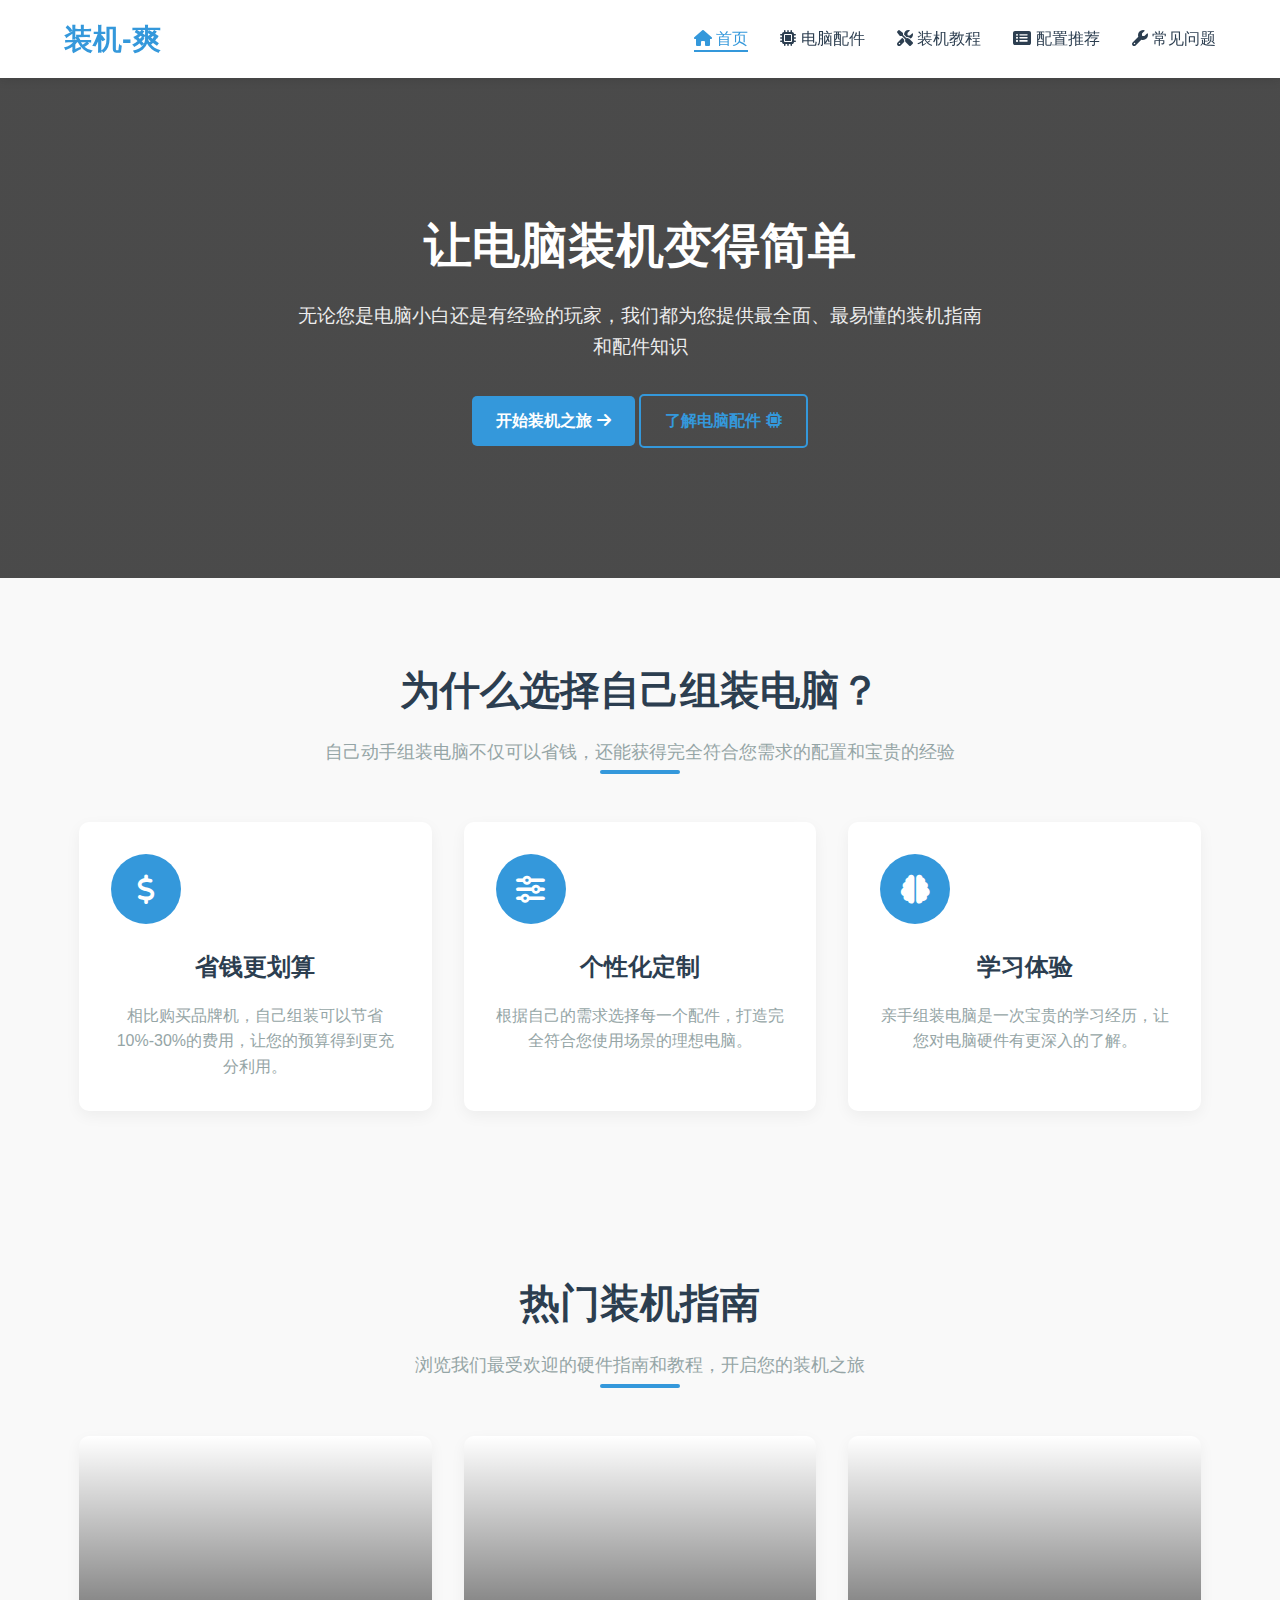
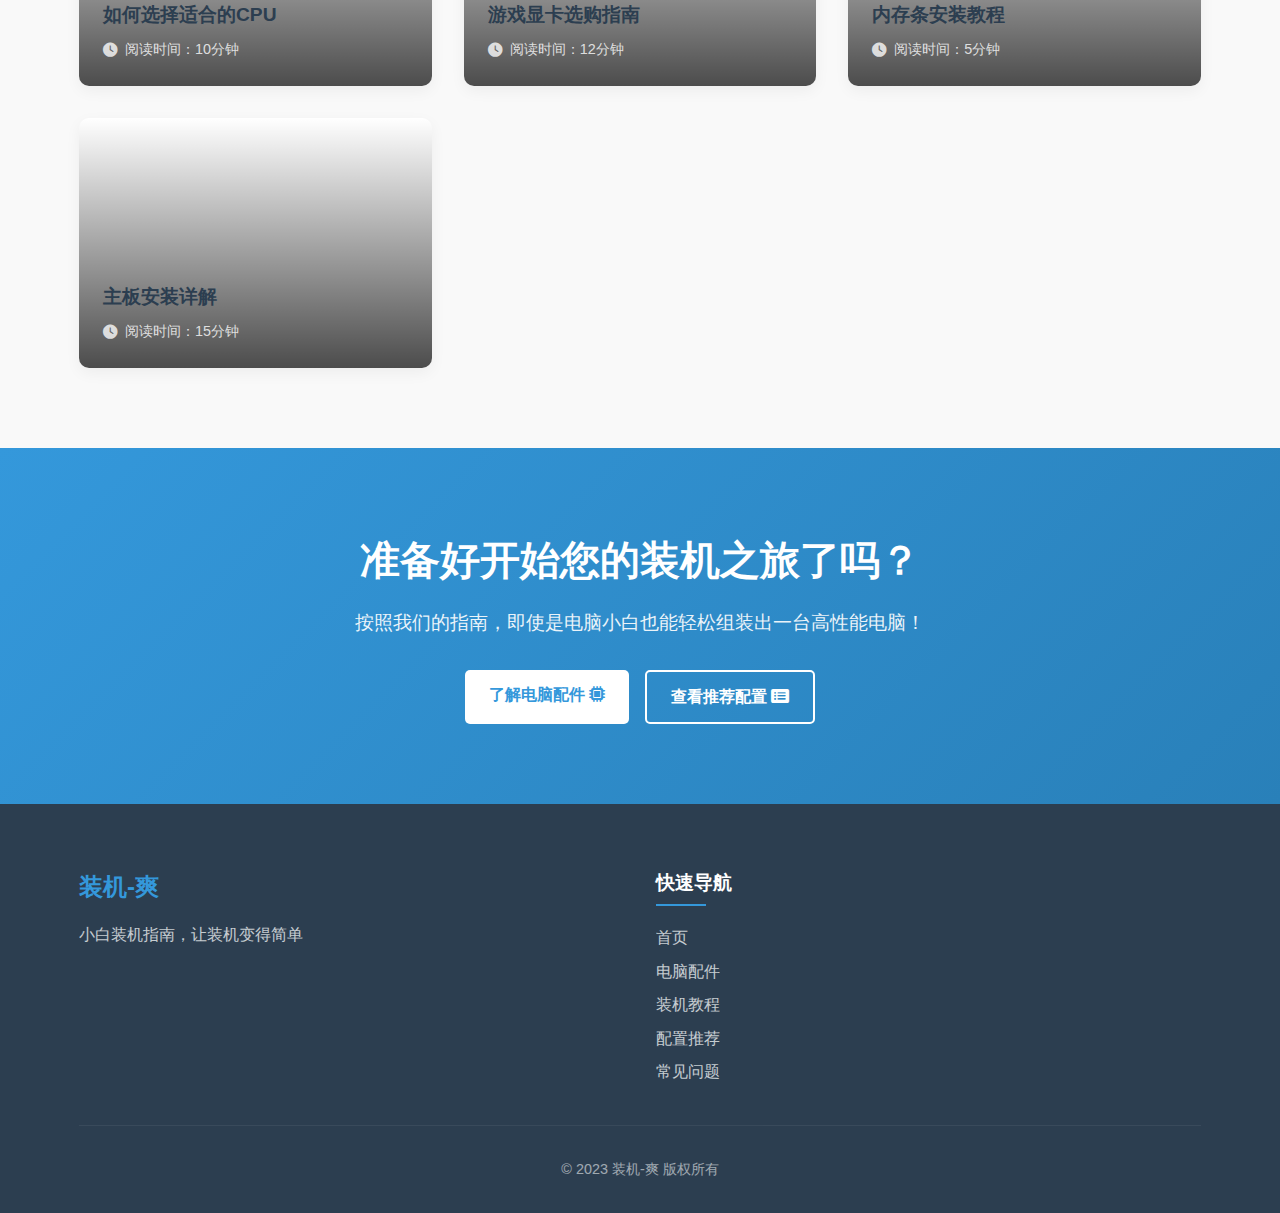
<file: index.html>
<!DOCTYPE html>
<html lang="zh">
<head>
    <meta charset="UTF-8">
    <meta name="viewport" content="width=device-width, initial-scale=1.0">
    <title>装机-爽 | 小白装机指南</title>
    <link rel="stylesheet" href="styles.css">
    <link rel="stylesheet" href="https://cdnjs.cloudflare.com/ajax/libs/font-awesome/6.4.0/css/all.min.css">
    <style>
        .hero {
            background: linear-gradient(rgba(0, 0, 0, 0.7), rgba(0, 0, 0, 0.7)), url('https://images.unsplash.com/photo-1587202372616-b43abea06c2a?ixlib=rb-1.2.1&auto=format&fit=crop&w=1350&q=80');
            background-size: cover;
            background-position: center;
            color: white;
            padding: 8rem 0;
            text-align: center;
        }
        
        .hero h1 {
            font-size: 3rem;
            margin-bottom: 1rem;
            animation: fadeInUp 1s ease;
        }
        
        .hero p {
            font-size: 1.2rem;
            max-width: 700px;
            margin: 0 auto 2rem;
            opacity: 0.9;
            animation: fadeInUp 1s ease 0.2s;
            animation-fill-mode: both;
        }
        
        .hero-buttons {
            animation: fadeInUp 1s ease 0.4s;
            animation-fill-mode: both;
        }
        
        .features {
            padding: 5rem 0;
            background-color: #f9f9f9;
        }
        
        .section-title {
            text-align: center;
            margin-bottom: 3rem;
        }
        
        .section-title h2 {
            font-size: 2.5rem;
            color: var(--dark);
            margin-bottom: 1rem;
        }
        
        .section-title p {
            font-size: 1.1rem;
            color: var(--gray);
            max-width: 700px;
            margin: 0 auto;
        }
        
        .feature-grid {
            display: grid;
            grid-template-columns: repeat(auto-fit, minmax(300px, 1fr));
            gap: 2rem;
        }
        
        .feature-card {
            background-color: white;
            padding: 2rem;
            border-radius: 10px;
            box-shadow: 0 5px 15px rgba(0, 0, 0, 0.05);
            transition: transform 0.3s ease, box-shadow 0.3s ease;
        }
        
        .feature-card:hover {
            transform: translateY(-10px);
            box-shadow: 0 10px 25px rgba(0, 0, 0, 0.1);
        }
        
        .feature-icon {
            height: 70px;
            width: 70px;
            background-color: var(--primary);
            color: white;
            border-radius: 50%;
            display: flex;
            align-items: center;
            justify-content: center;
            font-size: 1.8rem;
            margin-bottom: 1.5rem;
        }
        
        .feature-title {
            font-size: 1.5rem;
            margin-bottom: 1rem;
            color: var(--dark);
        }
        
        .guides {
            padding: 5rem 0;
        }
        
        .guide-grid {
            display: grid;
            grid-template-columns: repeat(auto-fit, minmax(280px, 1fr));
            gap: 2rem;
        }
        
        .guide-card {
            position: relative;
            border-radius: 10px;
            overflow: hidden;
            box-shadow: 0 5px 15px rgba(0, 0, 0, 0.05);
            transition: transform 0.3s ease;
            height: 250px;
            display: flex;
            align-items: flex-end;
        }
        
        .guide-card:hover {
            transform: translateY(-5px);
        }
        
        .guide-card::before {
            content: '';
            position: absolute;
            top: 0;
            left: 0;
            right: 0;
            bottom: 0;
            background: linear-gradient(to top, rgba(0, 0, 0, 0.7), transparent);
            z-index: 1;
        }
        
        .guide-bg {
            position: absolute;
            top: 0;
            left: 0;
            width: 100%;
            height: 100%;
            background-size: cover;
            background-position: center;
            transition: transform 0.3s ease;
        }
        
        .guide-card:hover .guide-bg {
            transform: scale(1.1);
        }
        
        .guide-content {
            position: relative;
            z-index: 2;
            padding: 1.5rem;
            width: 100%;
        }
        
        .guide-title {
            color: white;
            font-size: 1.3rem;
            margin-bottom: 0.5rem;
        }
        
        .guide-meta {
            color: rgba(255, 255, 255, 0.8);
            font-size: 0.9rem;
            display: flex;
            align-items: center;
        }
        
        .guide-meta i {
            margin-right: 0.5rem;
        }
        
        .guide-cpu .guide-bg {
            background-image: url('https://images.unsplash.com/photo-1591799264318-7e6ef8ddb7ea?ixlib=rb-1.2.1&auto=format&fit=crop&w=1350&q=80');
        }
        
        .guide-gpu .guide-bg {
            background-image: url('https://images.unsplash.com/photo-1587202372634-32705e3bf49c?ixlib=rb-1.2.1&auto=format&fit=crop&w=1350&q=80');
        }
        
        .guide-memory .guide-bg {
            background-image: url('https://images.unsplash.com/photo-1562976540-1502c2145186?ixlib=rb-1.2.1&auto=format&fit=crop&w=1350&q=80');
        }
        
        .guide-motherboard .guide-bg {
            background-image: url('https://images.unsplash.com/photo-1518770660439-4636190af475?ixlib=rb-1.2.1&auto=format&fit=crop&w=1350&q=80');
        }
        
        .cta {
            padding: 5rem 0;
            background: linear-gradient(135deg, var(--primary), var(--primary-dark));
            color: white;
            text-align: center;
        }
        
        .cta h2 {
            font-size: 2.5rem;
            margin-bottom: 1rem;
        }
        
        .cta p {
            font-size: 1.2rem;
            max-width: 700px;
            margin: 0 auto 2rem;
            opacity: 0.9;
        }
        
        .cta-buttons {
            display: flex;
            justify-content: center;
            gap: 1rem;
            flex-wrap: wrap;
        }
        
        @keyframes fadeInUp {
            from {
                opacity: 0;
                transform: translateY(20px);
            }
            to {
                opacity: 1;
                transform: translateY(0);
            }
        }
        
        @media screen and (max-width: 768px) {
            .hero {
                padding: 6rem 0;
            }
            
            .hero h1 {
                font-size: 2.5rem;
            }
            
            .feature-grid, .guide-grid {
                grid-template-columns: 1fr;
            }
            
            .cta-buttons {
                flex-direction: column;
            }
        }
    </style>
</head>
<body>
    <header>
        <nav>
            <div class="logo">
                <h1>装机-爽</h1>
            </div>
            <ul class="nav-links">
                <li><a href="index.html" class="active"><i class="fas fa-home"></i> 首页</a></li>
                <li><a href="components.html"><i class="fas fa-microchip"></i> 电脑配件</a></li>
                <li><a href="assembly.html"><i class="fas fa-tools"></i> 装机教程</a></li>
                <li><a href="recommendations.html"><i class="fas fa-list-alt"></i> 配置推荐</a></li>
                <li><a href="troubleshooting.html"><i class="fas fa-wrench"></i> 常见问题</a></li>
            </ul>
            <div class="burger">
                <div class="line1"></div>
                <div class="line2"></div>
                <div class="line3"></div>
            </div>
        </nav>
    </header>

    <section class="hero">
        <div class="container">
            <h1>让电脑装机变得简单</h1>
            <p>无论您是电脑小白还是有经验的玩家，我们都为您提供最全面、最易懂的装机指南和配件知识</p>
            <div class="hero-buttons">
                <a href="assembly.html" class="btn">开始装机之旅 <i class="fas fa-arrow-right"></i></a>
                <a href="components.html" class="btn btn-alt">了解电脑配件 <i class="fas fa-microchip"></i></a>
            </div>
        </div>
    </section>

    <section class="features">
        <div class="container">
            <div class="section-title">
                <h2>为什么选择自己组装电脑？</h2>
                <p>自己动手组装电脑不仅可以省钱，还能获得完全符合您需求的配置和宝贵的经验</p>
            </div>

            <div class="feature-grid">
                <div class="feature-card">
                    <div class="feature-icon">
                        <i class="fas fa-dollar-sign"></i>
                    </div>
                    <h3 class="feature-title">省钱更划算</h3>
                    <p>相比购买品牌机，自己组装可以节省10%-30%的费用，让您的预算得到更充分利用。</p>
                </div>
                
                <div class="feature-card">
                    <div class="feature-icon">
                        <i class="fas fa-sliders-h"></i>
                    </div>
                    <h3 class="feature-title">个性化定制</h3>
                    <p>根据自己的需求选择每一个配件，打造完全符合您使用场景的理想电脑。</p>
                </div>
                
                <div class="feature-card">
                    <div class="feature-icon">
                        <i class="fas fa-brain"></i>
                    </div>
                    <h3 class="feature-title">学习体验</h3>
                    <p>亲手组装电脑是一次宝贵的学习经历，让您对电脑硬件有更深入的了解。</p>
                </div>
            </div>
        </div>
    </section>

    <section class="guides">
        <div class="container">
            <div class="section-title">
                <h2>热门装机指南</h2>
                <p>浏览我们最受欢迎的硬件指南和教程，开启您的装机之旅</p>
            </div>

            <div class="guide-grid">
                <a href="cpu-guide.html" class="guide-card guide-cpu">
                    <div class="guide-bg"></div>
                    <div class="guide-content">
                        <h3 class="guide-title">如何选择适合的CPU</h3>
                        <div class="guide-meta">
                            <i class="fas fa-clock"></i> 阅读时间：10分钟
                        </div>
                    </div>
                </a>
                
                <a href="gpu-guide.html" class="guide-card guide-gpu">
                    <div class="guide-bg"></div>
                    <div class="guide-content">
                        <h3 class="guide-title">游戏显卡选购指南</h3>
                        <div class="guide-meta">
                            <i class="fas fa-clock"></i> 阅读时间：12分钟
                        </div>
                    </div>
                </a>
                
                <a href="ram-install.html" class="guide-card guide-memory">
                    <div class="guide-bg"></div>
                    <div class="guide-content">
                        <h3 class="guide-title">内存条安装教程</h3>
                        <div class="guide-meta">
                            <i class="fas fa-clock"></i> 阅读时间：5分钟
                        </div>
                    </div>
                </a>
                
                <a href="motherboard-guide.html" class="guide-card guide-motherboard">
                    <div class="guide-bg"></div>
                    <div class="guide-content">
                        <h3 class="guide-title">主板安装详解</h3>
                        <div class="guide-meta">
                            <i class="fas fa-clock"></i> 阅读时间：15分钟
                        </div>
                    </div>
                </a>
            </div>
        </div>
    </section>

    <section class="cta">
        <div class="container">
            <h2>准备好开始您的装机之旅了吗？</h2>
            <p>按照我们的指南，即使是电脑小白也能轻松组装出一台高性能电脑！</p>
            <div class="cta-buttons">
                <a href="components.html" class="btn">了解电脑配件 <i class="fas fa-microchip"></i></a>
                <a href="recommendations.html" class="btn btn-alt">查看推荐配置 <i class="fas fa-list-alt"></i></a>
            </div>
        </div>
    </section>

    <footer>
        <div class="container">
            <div class="footer-content">
                <div class="footer-logo">
                    <h2>装机-爽</h2>
                    <p>小白装机指南，让装机变得简单</p>
                </div>
                <div class="footer-links">
                    <h3>快速导航</h3>
                    <ul>
                        <li><a href="index.html">首页</a></li>
                        <li><a href="components.html">电脑配件</a></li>
                        <li><a href="assembly.html">装机教程</a></li>
                        <li><a href="recommendations.html">配置推荐</a></li>
                        <li><a href="troubleshooting.html">常见问题</a></li>
                    </ul>
                </div>
            </div>
            <div class="copyright">
                <p>&copy; 2023 装机-爽 版权所有</p>
            </div>
        </div>
    </footer>

    <script src="script.js"></script>
</body>
</html>
</file>
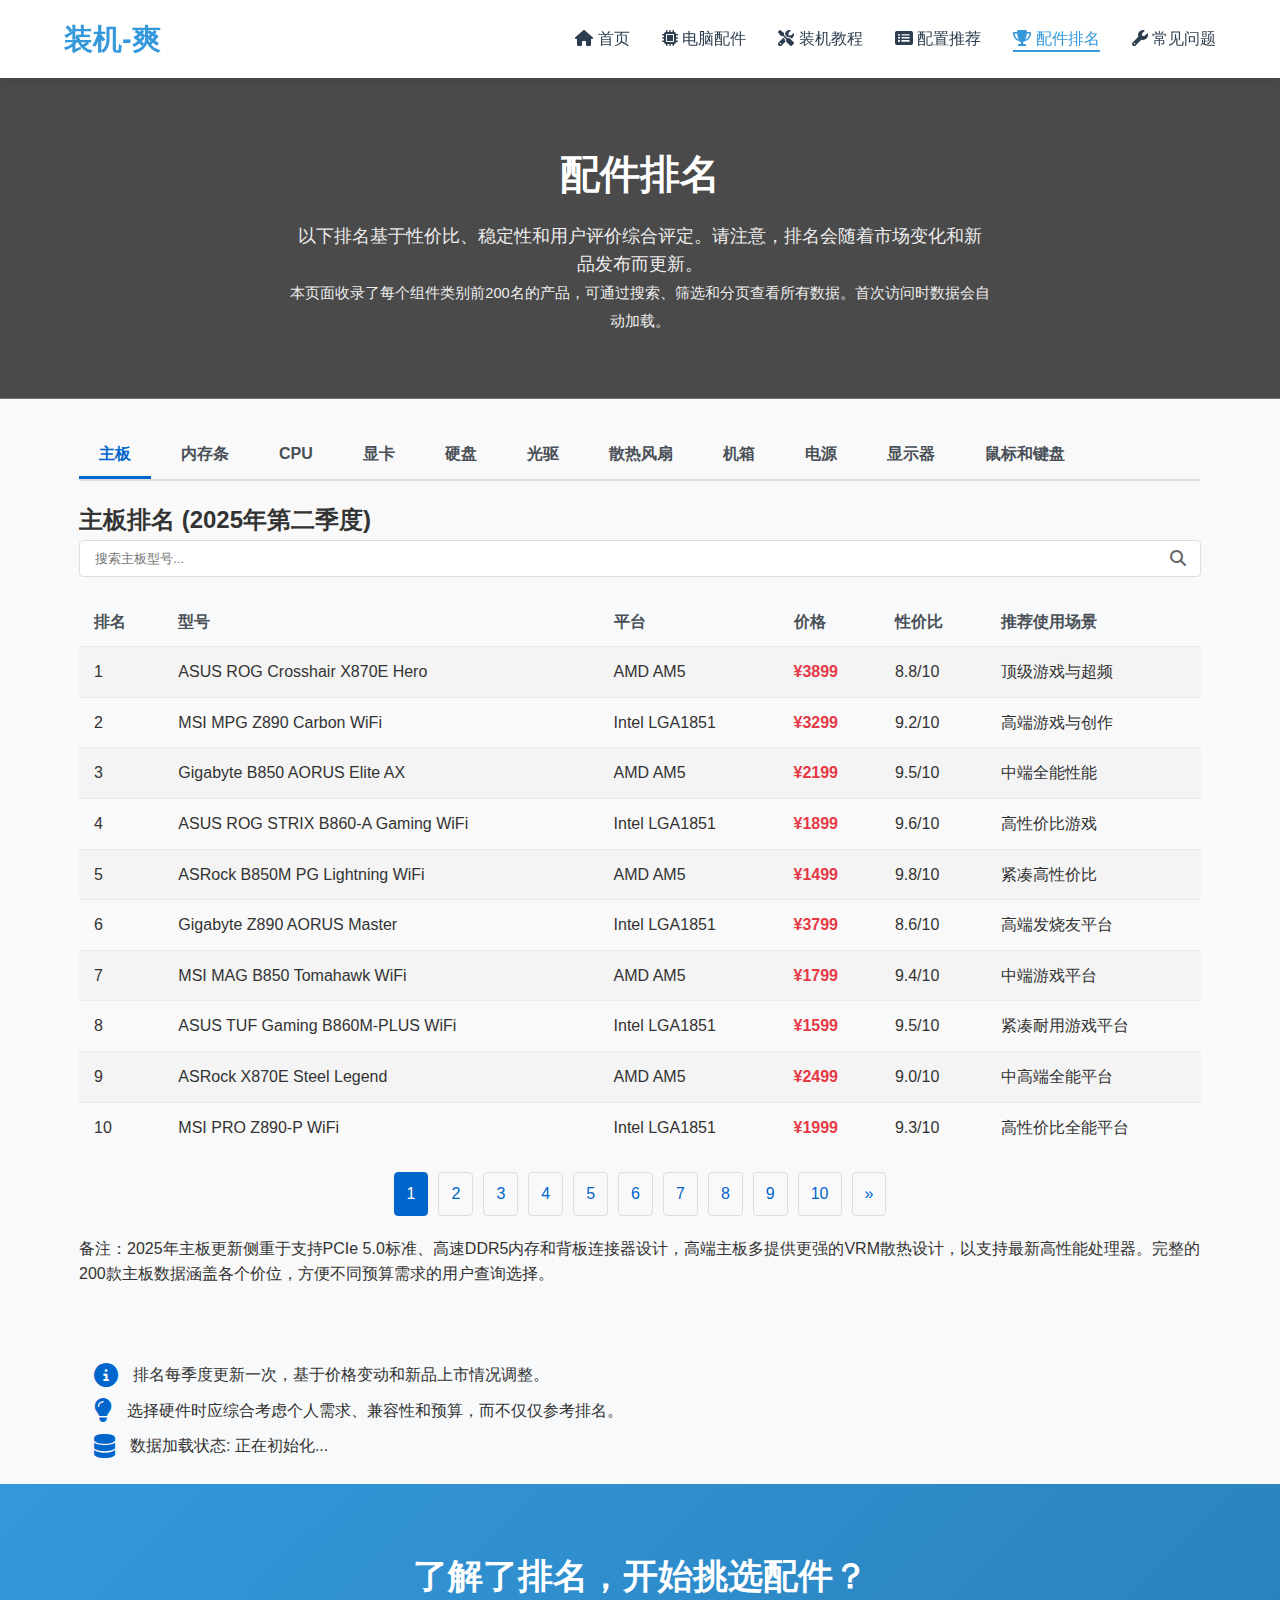
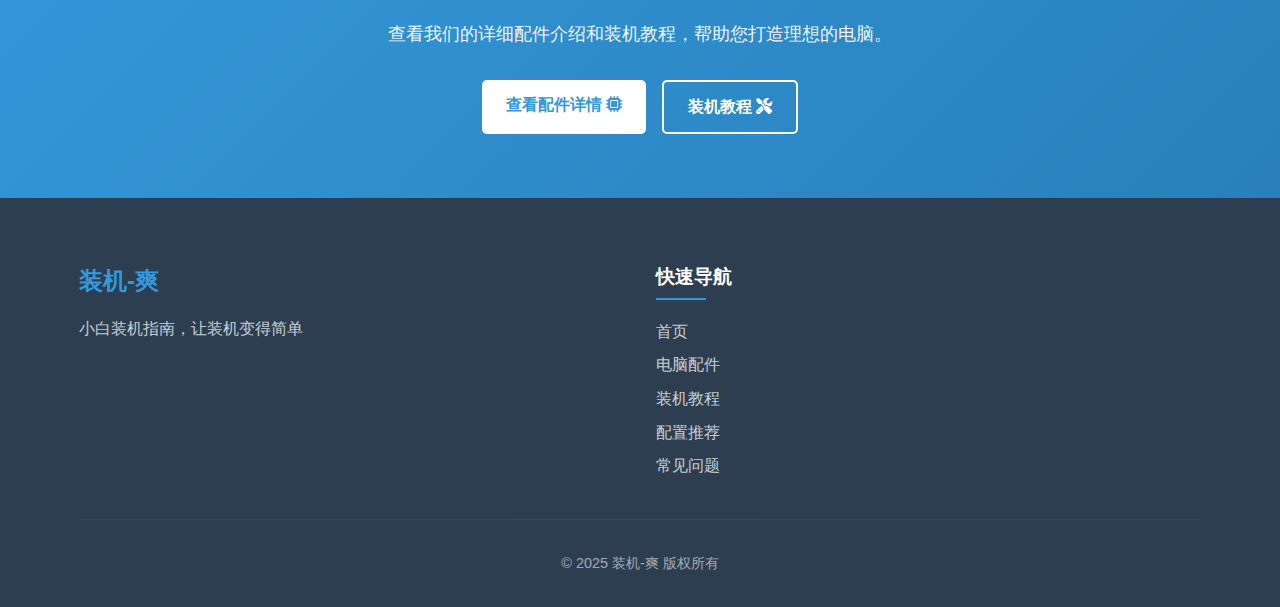
<file: rankings.html>
<!DOCTYPE html>
<html lang="zh">
<head>
    <meta charset="UTF-8">
    <meta name="viewport" content="width=device-width, initial-scale=1.0">
    <title>配件排名 | 装机-爽</title>
    <link rel="stylesheet" href="styles.css">
    <link rel="stylesheet" href="https://cdnjs.cloudflare.com/ajax/libs/font-awesome/6.4.0/css/all.min.css">
    <style>
        .ranking-table {
            margin: 30px 0;
            box-shadow: 0 4px 6px rgba(0,0,0,0.1);
            border-radius: 5px;
            overflow: hidden;
        }
        .ranking-number {
            font-weight: bold;
            font-size: 1.2em;
            text-align: center;
        }
        .ranking-notes {
            margin-top: 40px;
            background: #f8f9fa;
            border-radius: 5px;
            padding: 15px;
        }
        .note {
            display: flex;
            align-items: center;
            margin-bottom: 10px;
        }
        .note i {
            font-size: 1.5em;
            margin-right: 15px;
            color: #0066cc;
        }
        .ranking-tabs {
            margin-top: 30px;
        }
        .nav-tabs {
            border-bottom: 2px solid #ddd;
            display: flex;
            list-style: none;
            padding: 0;
            margin: 0;
            flex-wrap: wrap;
            overflow-x: auto;
        }
        .nav-tabs .nav-item {
            margin-right: 10px;
        }
        .nav-tabs .nav-link {
            border: none;
            color: #495057;
            font-weight: bold;
            padding: 10px 20px;
            text-decoration: none;
            display: block;
            transition: all 0.3s;
            white-space: nowrap;
        }
        .nav-tabs .nav-link.active {
            border-bottom: 3px solid #0066cc;
            color: #0066cc;
        }
        .tab-content {
            padding: 20px 0;
        }
        .tab-pane {
            display: none;
        }
        .tab-pane.show.active {
            display: block;
        }
        .page-header {
            background: linear-gradient(rgba(0, 0, 0, 0.7), rgba(0, 0, 0, 0.7)), url('https://images.unsplash.com/photo-1587831990711-23ca6441447b?ixlib=rb-1.2.1&auto=format&fit=crop&w=1350&q=80');
            background-size: cover;
            background-position: center;
            color: white;
            padding: 4rem 0;
            text-align: center;
            margin-bottom: 2rem;
        }
        .page-header h2 {
            font-size: 2.5rem;
            margin-bottom: 1rem;
        }
        .page-header p {
            max-width: 700px;
            margin: 0 auto;
            font-size: 1.1rem;
            opacity: 0.9;
        }
        .table {
            width: 100%;
            border-collapse: collapse;
        }
        .table thead th {
            background-color: #f8f9fa;
            padding: 12px 15px;
            text-align: left;
            font-weight: bold;
            color: #495057;
            position: sticky;
            top: 0;
            z-index: 10;
        }
        .table tbody td {
            padding: 12px 15px;
            border-top: 1px solid #e9ecef;
        }
        .table-striped tbody tr:nth-of-type(odd) {
            background-color: rgba(0, 0, 0, 0.02);
        }
        
        /* 分页和数据加载样式 */
        .pagination-container {
            display: flex;
            justify-content: center;
            margin: 20px 0;
        }
        .pagination {
            display: flex;
            list-style: none;
            padding: 0;
            margin: 0;
        }
        .pagination li {
            margin: 0 5px;
        }
        .pagination a {
            display: block;
            padding: 8px 12px;
            border: 1px solid #ddd;
            color: #0066cc;
            text-decoration: none;
            border-radius: 4px;
        }
        .pagination a:hover {
            background-color: #f8f9fa;
        }
        .pagination a.active {
            background-color: #0066cc;
            color: white;
            border-color: #0066cc;
        }
        .loading {
            text-align: center;
            padding: 20px;
        }
        .loading i {
            animation: spin 1s linear infinite;
        }
        
        /* 搜索和筛选样式 */
        .filter-controls {
            display: flex;
            flex-wrap: wrap;
            gap: 15px;
            margin-bottom: 20px;
        }
        .search-box {
            flex: 1;
            min-width: 250px;
            position: relative;
        }
        .search-box input {
            width: 100%;
            padding: 10px 15px;
            padding-right: 40px;
            border: 1px solid #ddd;
            border-radius: 4px;
        }
        .search-box i {
            position: absolute;
            right: 15px;
            top: 50%;
            transform: translateY(-50%);
            color: #666;
        }
        .filter-dropdown {
            flex: 0 0 auto;
        }
        .filter-dropdown select {
            padding: 10px 15px;
            border: 1px solid #ddd;
            border-radius: 4px;
            background-color: white;
        }
        
        .price-highlight {
            font-weight: bold;
            color: #e63946;
        }
        
        @keyframes spin {
            0% { transform: rotate(0deg); }
            100% { transform: rotate(360deg); }
        }
        
        /* 响应式调整 */
        @media (max-width: 768px) {
            .filter-controls {
                flex-direction: column;
            }
            .table-responsive {
                overflow-x: auto;
            }
        }
    </style>
</head>
<body>
    <header>
        <nav>
            <div class="logo">
                <h1>装机-爽</h1>
            </div>
            <ul class="nav-links">
                <li><a href="index.html"><i class="fas fa-home"></i> 首页</a></li>
                <li><a href="components.html"><i class="fas fa-microchip"></i> 电脑配件</a></li>
                <li><a href="assembly.html"><i class="fas fa-tools"></i> 装机教程</a></li>
                <li><a href="recommendations.html"><i class="fas fa-list-alt"></i> 配置推荐</a></li>
                <li><a href="rankings.html" class="active"><i class="fas fa-trophy"></i> 配件排名</a></li>
                <li><a href="troubleshooting.html"><i class="fas fa-wrench"></i> 常见问题</a></li>
            </ul>
            <div class="burger">
                <div class="line1"></div>
                <div class="line2"></div>
                <div class="line3"></div>
            </div>
        </nav>
    </header>

    <section class="page-header">
        <div class="container">
            <h2>配件排名</h2>
            <p>以下排名基于性价比、稳定性和用户评价综合评定。请注意，排名会随着市场变化和新品发布而更新。</p>
            <p class="mt-2"><small>本页面收录了每个组件类别前200名的产品，可通过搜索、筛选和分页查看所有数据。首次访问时数据会自动加载。</small></p>
        </div>
    </section>

    <div class="container">
        <div class="ranking-tabs">
            <ul class="nav nav-tabs" role="tablist">
                <li class="nav-item">
                    <a class="nav-link active" data-toggle="tab" href="#motherboard-ranking" role="tab">主板</a>
                </li>
                <li class="nav-item">
                    <a class="nav-link" data-toggle="tab" href="#memory-ranking" role="tab">内存条</a>
                </li>
                <li class="nav-item">
                    <a class="nav-link" data-toggle="tab" href="#cpu-ranking" role="tab">CPU</a>
                </li>
                <li class="nav-item">
                    <a class="nav-link" data-toggle="tab" href="#gpu-ranking" role="tab">显卡</a>
                </li>
                <li class="nav-item">
                    <a class="nav-link" data-toggle="tab" href="#storage-ranking" role="tab">硬盘</a>
                </li>
                <li class="nav-item">
                    <a class="nav-link" data-toggle="tab" href="#optical-ranking" role="tab">光驱</a>
                </li>
                <li class="nav-item">
                    <a class="nav-link" data-toggle="tab" href="#cooling-ranking" role="tab">散热风扇</a>
                </li>
                <li class="nav-item">
                    <a class="nav-link" data-toggle="tab" href="#case-ranking" role="tab">机箱</a>
                </li>
                <li class="nav-item">
                    <a class="nav-link" data-toggle="tab" href="#power-ranking" role="tab">电源</a>
                </li>
                <li class="nav-item">
                    <a class="nav-link" data-toggle="tab" href="#monitor-ranking" role="tab">显示器</a>
                </li>
                <li class="nav-item">
                    <a class="nav-link" data-toggle="tab" href="#peripheral-ranking" role="tab">鼠标和键盘</a>
                </li>
            </ul>
            
            <div class="tab-content">
                <div class="tab-pane fade show active" id="motherboard-ranking" role="tabpanel">
                    <h2>主板排名 (2025年第二季度)</h2>
                    
                    <div class="filter-controls">
                        <div class="search-box">
                            <input type="text" id="mb-search" placeholder="搜索主板型号...">
                            <i class="fas fa-search"></i>
                        </div>
                    </div>
                    
                    <div class="table-responsive">
                        <table class="table table-striped table-hover" id="mb-table">
                            <thead>
                                <tr>
                                    <th>排名</th>
                                    <th>型号</th>
                                    <th>平台</th>
                                    <th>价格</th>
                                    <th>性价比</th>
                                    <th>推荐使用场景</th>
                                </tr>
                            </thead>
                            <tbody id="mb-table-body">
                                <tr>
                                    <td>1</td>
                                    <td>ASUS ROG Crosshair X870E Hero</td>
                                    <td>AMD AM5</td>
                                    <td class="price-highlight">¥3899</td>
                                    <td>8.8/10</td>
                                    <td>顶级游戏与超频</td>
                                </tr>
                                <tr>
                                    <td>2</td>
                                    <td>MSI MPG Z890 Carbon WiFi</td>
                                    <td>Intel LGA1851</td>
                                    <td class="price-highlight">¥3299</td>
                                    <td>9.2/10</td>
                                    <td>高端游戏与创作</td>
                                </tr>
                                <tr>
                                    <td>3</td>
                                    <td>Gigabyte B850 AORUS Elite AX</td>
                                    <td>AMD AM5</td>
                                    <td class="price-highlight">¥2199</td>
                                    <td>9.5/10</td>
                                    <td>中端全能性能</td>
                                </tr>
                                <tr>
                                    <td>4</td>
                                    <td>ASUS ROG STRIX B860-A Gaming WiFi</td>
                                    <td>Intel LGA1851</td>
                                    <td class="price-highlight">¥1899</td>
                                    <td>9.6/10</td>
                                    <td>高性价比游戏</td>
                                </tr>
                                <tr>
                                    <td>5</td>
                                    <td>ASRock B850M PG Lightning WiFi</td>
                                    <td>AMD AM5</td>
                                    <td class="price-highlight">¥1499</td>
                                    <td>9.8/10</td>
                                    <td>紧凑高性价比</td>
                                </tr>
                                <tr>
                                    <td>6</td>
                                    <td>Gigabyte Z890 AORUS Master</td>
                                    <td>Intel LGA1851</td>
                                    <td class="price-highlight">¥3799</td>
                                    <td>8.6/10</td>
                                    <td>高端发烧友平台</td>
                                </tr>
                                <tr>
                                    <td>7</td>
                                    <td>MSI MAG B850 Tomahawk WiFi</td>
                                    <td>AMD AM5</td>
                                    <td class="price-highlight">¥1799</td>
                                    <td>9.4/10</td>
                                    <td>中端游戏平台</td>
                                </tr>
                                <tr>
                                    <td>8</td>
                                    <td>ASUS TUF Gaming B860M-PLUS WiFi</td>
                                    <td>Intel LGA1851</td>
                                    <td class="price-highlight">¥1599</td>
                                    <td>9.5/10</td>
                                    <td>紧凑耐用游戏平台</td>
                                </tr>
                                <tr>
                                    <td>9</td>
                                    <td>ASRock X870E Steel Legend</td>
                                    <td>AMD AM5</td>
                                    <td class="price-highlight">¥2499</td>
                                    <td>9.0/10</td>
                                    <td>中高端全能平台</td>
                                </tr>
                                <tr>
                                    <td>10</td>
                                    <td>MSI PRO Z890-P WiFi</td>
                                    <td>Intel LGA1851</td>
                                    <td class="price-highlight">¥1999</td>
                                    <td>9.3/10</td>
                                    <td>高性价比全能平台</td>
                                </tr>
                                <!-- 以下为11-20名 -->
                                <tr data-page="2">
                                    <td>11</td>
                                    <td>Gigabyte X870 AORUS Pro</td>
                                    <td>AMD AM5</td>
                                    <td class="price-highlight">¥2799</td>
                                    <td>8.9/10</td>
                                    <td>中高端游戏平台</td>
                                </tr>
                                <tr data-page="2">
                                    <td>12</td>
                                    <td>ASUS ProArt B860-Creator</td>
                                    <td>Intel LGA1851</td>
                                    <td class="price-highlight">¥2699</td>
                                    <td>8.7/10</td>
                                    <td>专业创作平台</td>
                                </tr>
                                <tr data-page="2">
                                    <td>13</td>
                                    <td>MSI B850 Gaming Plus WiFi</td>
                                    <td>AMD AM5</td>
                                    <td class="price-highlight">¥1599</td>
                                    <td>9.4/10</td>
                                    <td>入门游戏平台</td>
                                </tr>
                                <tr data-page="2">
                                    <td>14</td>
                                    <td>ASRock Z890 PG Riptide</td>
                                    <td>Intel LGA1851</td>
                                    <td class="price-highlight">¥2099</td>
                                    <td>9.1/10</td>
                                    <td>性价比超频平台</td>
                                </tr>
                                <tr data-page="2">
                                    <td>15</td>
                                    <td>NZXT N7 B85</td>
                                    <td>AMD AM5</td>
                                    <td class="price-highlight">¥2299</td>
                                    <td>8.8/10</td>
                                    <td>高颜值中端平台</td>
                                </tr>
                                <tr data-page="2">
                                    <td>16</td>
                                    <td>Gigabyte B860M DS3H AX</td>
                                    <td>Intel LGA1851</td>
                                    <td class="price-highlight">¥1199</td>
                                    <td>9.6/10</td>
                                    <td>入门级小型平台</td>
                                </tr>
                                <tr data-page="2">
                                    <td>17</td>
                                    <td>ASUS ROG STRIX X870E-E Gaming WiFi</td>
                                    <td>AMD AM5</td>
                                    <td class="price-highlight">¥3599</td>
                                    <td>8.5/10</td>
                                    <td>高端游戏平台</td>
                                </tr>
                                <tr data-page="2">
                                    <td>18</td>
                                    <td>MSI MPG B860I Edge WiFi</td>
                                    <td>Intel LGA1851</td>
                                    <td class="price-highlight">¥1899</td>
                                    <td>9.2/10</td>
                                    <td>高端ITX平台</td>
                                </tr>
                                <tr data-page="2">
                                    <td>19</td>
                                    <td>ASRock B850M Phantom Gaming 4</td>
                                    <td>AMD AM5</td>
                                    <td class="price-highlight">¥999</td>
                                    <td>9.7/10</td>
                                    <td>超值入门平台</td>
                                </tr>
                                <tr data-page="2">
                                    <td>20</td>
                                    <td>Gigabyte B760M DS3H</td>
                                    <td>Intel LGA1700</td>
                                    <td class="price-highlight">¥799</td>
                                    <td>9.5/10</td>
                                    <td>上一代超值平台</td>
                                </tr>
                                <!-- 更多条目会通过JavaScript动态加载 -->
                            </tbody>
                        </table>
                    </div>
                    
                    <div class="loading" id="mb-loading" style="display: none;">
                        <i class="fas fa-spinner"></i> 加载中...
                    </div>
                    
                    <div class="pagination-container">
                        <ul class="pagination" id="mb-pagination">
                            <li><a href="#" class="active" data-page="1">1</a></li>
                            <li><a href="#" data-page="2">2</a></li>
                            <li><a href="#" data-page="3">3</a></li>
                            <li><a href="#" data-page="4">4</a></li>
                            <li><a href="#" data-page="5">5</a></li>
                            <li><a href="#" data-page="6">6</a></li>
                            <li><a href="#" data-page="7">7</a></li>
                            <li><a href="#" data-page="8">8</a></li>
                            <li><a href="#" data-page="9">9</a></li>
                            <li><a href="#" data-page="10">10</a></li>
                            <li><a href="#" data-page="next">&raquo;</a></li>
                        </ul>
                    </div>
                    
                    <p>备注：2025年主板更新侧重于支持PCIe 5.0标准、高速DDR5内存和背板连接器设计，高端主板多提供更强的VRM散热设计，以支持最新高性能处理器。完整的200款主板数据涵盖各个价位，方便不同预算需求的用户查询选择。</p>
                </div>

                <div class="tab-pane fade" id="memory-ranking" role="tabpanel">
                    <h2>内存条排名 (2025年第二季度)</h2>
                    
                    <div class="filter-controls">
                        <div class="search-box">
                            <input type="text" id="memory-search" placeholder="搜索内存型号...">
                            <i class="fas fa-search"></i>
                        </div>
                    </div>
                    
                    <div class="table-responsive">
                        <table class="table table-striped table-hover" id="memory-table">
                            <thead>
                                <tr>
                                    <th>排名</th>
                                    <th>型号</th>
                                    <th>类型</th>
                                    <th>价格</th>
                                    <th>性价比</th>
                                    <th>推荐使用场景</th>
                                </tr>
                            </thead>
                            <tbody id="memory-table-body">
                                <tr>
                                    <td>1</td>
                                    <td>G.SKILL Trident Z5 RGB NEO</td>
                                    <td>DDR5-8000 CL36</td>
                                    <td class="price-highlight">¥2699</td>
                                    <td>8.5/10</td>
                                    <td>极限超频与顶级游戏</td>
                                </tr>
                                <tr>
                                    <td>2</td>
                                    <td>Corsair Dominator Titanium</td>
                                    <td>DDR5-7200 CL34</td>
                                    <td class="price-highlight">¥2499</td>
                                    <td>8.7/10</td>
                                    <td>高端游戏与内容创作</td>
                                </tr>
                                <tr>
                                    <td>3</td>
                                    <td>Kingston Fury Renegade RGB</td>
                                    <td>DDR5-6400 CL32</td>
                                    <td class="price-highlight">¥1899</td>
                                    <td>9.2/10</td>
                                    <td>高性能全能型</td>
                                </tr>
                                <tr>
                                    <td>4</td>
                                    <td>Crucial Pro</td>
                                    <td>DDR5-5600 CL36</td>
                                    <td class="price-highlight">¥1399</td>
                                    <td>9.8/10</td>
                                    <td>主流性价比之选</td>
                                </tr>
                                <tr>
                                    <td>5</td>
                                    <td>TeamGroup T-Force Delta RGB</td>
                                    <td>DDR5-6000 CL30</td>
                                    <td class="price-highlight">¥1599</td>
                                    <td>9.5/10</td>
                                    <td>RGB爱好者之选</td>
                                </tr>
                            </tbody>
                        </table>
                    </div>
                    
                    <div class="loading" id="memory-loading" style="display: none;">
                        <i class="fas fa-spinner"></i> 加载中...
                    </div>
                    
                    <div class="pagination-container">
                        <ul class="pagination" id="memory-pagination">
                            <li><a href="#" class="active" data-page="1">1</a></li>
                            <li><a href="#" data-page="2">2</a></li>
                            <li><a href="#" data-page="3">3</a></li>
                            <li><a href="#" data-page="4">4</a></li>
                            <li><a href="#" data-page="5">5</a></li>
                            <li><a href="#" data-page="6">6</a></li>
                            <li><a href="#" data-page="7">7</a></li>
                            <li><a href="#" data-page="8">8</a></li>
                            <li><a href="#" data-page="9">9</a></li>
                            <li><a href="#" data-page="10">10</a></li>
                            <li><a href="#" data-page="next">&raquo;</a></li>
                        </ul>
                    </div>
                    
                    <p>备注：2025年内存市场已全面转向DDR5，主流平台推荐6000MHz以上频率。高端超频内存可达8000MHz以上，但价格溢价明显。选择时应注意与主板QVL兼容性列表匹配。采用更高密度芯片后，16GB单条已成为标配，32GB套装是游戏玩家的最佳选择，而创意工作者则推荐64GB配置。</p>
                </div>

                <div class="tab-pane fade" id="cpu-ranking" role="tabpanel">
                    <h2>CPU排名 (2025年第二季度)</h2>
                    
                    <div class="filter-controls">
                        <div class="search-box">
                            <input type="text" id="cpu-search" placeholder="搜索处理器型号...">
                            <i class="fas fa-search"></i>
                        </div>
                    </div>
                    
                    <div class="table-responsive">
                        <table class="table table-striped table-hover" id="cpu-table">
                            <thead>
                                <tr>
                                    <th>排名</th>
                                    <th>处理器型号</th>
                                    <th>核心/线程</th>
                                    <th>性能得分</th>
                                    <th>价格</th>
                                    <th>性价比</th>
                                    <th>推荐使用场景</th>
                                </tr>
                            </thead>
                            <tbody id="cpu-table-body">
                                <tr>
                                    <td>1</td>
                                    <td>AMD Ryzen 9 9950X3D</td>
                                    <td>16核/32线程</td>
                                    <td>9.8/10</td>
                                    <td class="price-highlight">¥4899</td>
                                    <td>7.5/10</td>
                                    <td>高端游戏与专业工作站</td>
                                </tr>
                                <tr>
                                    <td>2</td>
                                    <td>AMD Ryzen 7 9800X3D</td>
                                    <td>8核/16线程</td>
                                    <td>9.7/10</td>
                                    <td class="price-highlight">¥3699</td>
                                    <td>8.5/10</td>
                                    <td>高性能游戏与流媒体</td>
                                </tr>
                                <tr>
                                    <td>3</td>
                                    <td>Intel Core Ultra 9 285K</td>
                                    <td>24核/24线程</td>
                                    <td>9.5/10</td>
                                    <td class="price-highlight">¥5299</td>
                                    <td>7.0/10</td>
                                    <td>生产力与专业应用</td>
                                </tr>
                                <tr>
                                    <td>4</td>
                                    <td>AMD Ryzen 9 9950X</td>
                                    <td>16核/32线程</td>
                                    <td>9.4/10</td>
                                    <td class="price-highlight">¥4499</td>
                                    <td>8.0/10</td>
                                    <td>内容创作与多任务处理</td>
                                </tr>
                                <tr>
                                    <td>5</td>
                                    <td>Intel Core i7-14700K</td>
                                    <td>20核/28线程</td>
                                    <td>9.2/10</td>
                                    <td class="price-highlight">¥3299</td>
                                    <td>8.3/10</td>
                                    <td>游戏与流媒体</td>
                                </tr>
                                <tr>
                                    <td>6</td>
                                    <td>AMD Ryzen 7 9700X</td>
                                    <td>8核/16线程</td>
                                    <td>9.1/10</td>
                                    <td class="price-highlight">¥2899</td>
                                    <td>8.7/10</td>
                                    <td>中高端游戏与日常使用</td>
                                </tr>
                                <tr>
                                    <td>7</td>
                                    <td>Intel Core Ultra 7 265K</td>
                                    <td>16核/16线程</td>
                                    <td>9.0/10</td>
                                    <td class="price-highlight">¥3099</td>
                                    <td>8.4/10</td>
                                    <td>游戏与轻度创作</td>
                                </tr>
                                <tr>
                                    <td>8</td>
                                    <td>Intel Core i5-14600K</td>
                                    <td>14核/20线程</td>
                                    <td>8.9/10</td>
                                    <td class="price-highlight">¥2199</td>
                                    <td>9.1/10</td>
                                    <td>性价比游戏芯片</td>
                                </tr>
                                <tr>
                                    <td>9</td>
                                    <td>AMD Ryzen 5 9600X</td>
                                    <td>6核/12线程</td>
                                    <td>8.8/10</td>
                                    <td class="price-highlight">¥1899</td>
                                    <td>9.3/10</td>
                                    <td>主流游戏与办公</td>
                                </tr>
                                <tr>
                                    <td>10</td>
                                    <td>Intel Core Ultra 5 245K</td>
                                    <td>12核/12线程</td>
                                    <td>8.7/10</td>
                                    <td class="price-highlight">¥1999</td>
                                    <td>9.0/10</td>
                                    <td>主流游戏与多任务处理</td>
                                </tr>
                                <!-- 以下为11-20名 -->
                                <tr data-page="2">
                                    <td>11</td>
                                    <td>AMD Ryzen 5 9600</td>
                                    <td>6核/12线程</td>
                                    <td>8.6/10</td>
                                    <td class="price-highlight">¥1699</td>
                                    <td>9.4/10</td>
                                    <td>性价比主流平台</td>
                                </tr>
                                <tr data-page="2">
                                    <td>12</td>
                                    <td>Intel Core i5-14500</td>
                                    <td>14核/20线程</td>
                                    <td>8.5/10</td>
                                    <td class="price-highlight">¥1899</td>
                                    <td>9.2/10</td>
                                    <td>入门游戏平台</td>
                                </tr>
                                <tr data-page="2">
                                    <td>13</td>
                                    <td>AMD Ryzen 7 7800X3D</td>
                                    <td>8核/16线程</td>
                                    <td>8.4/10</td>
                                    <td class="price-highlight">¥2399</td>
                                    <td>8.8/10</td>
                                    <td>上一代高性能游戏</td>
                                </tr>
                                <tr data-page="2">
                                    <td>14</td>
                                    <td>Intel Core Ultra 5 235</td>
                                    <td>12核/12线程</td>
                                    <td>8.3/10</td>
                                    <td class="price-highlight">¥1699</td>
                                    <td>9.1/10</td>
                                    <td>预算型全能处理器</td>
                                </tr>
                                <tr data-page="2">
                                    <td>15</td>
                                    <td>AMD Ryzen 5 7600X</td>
                                    <td>6核/12线程</td>
                                    <td>8.2/10</td>
                                    <td class="price-highlight">¥1499</td>
                                    <td>9.0/10</td>
                                    <td>上一代高性价比</td>
                                </tr>
                                <tr data-page="2">
                                    <td>16</td>
                                    <td>Intel Core i7-13700K</td>
                                    <td>16核/24线程</td>
                                    <td>8.1/10</td>
                                    <td class="price-highlight">¥2599</td>
                                    <td>8.7/10</td>
                                    <td>上一代高端游戏</td>
                                </tr>
                                <tr data-page="2">
                                    <td>17</td>
                                    <td>AMD Ryzen 9 7950X</td>
                                    <td>16核/32线程</td>
                                    <td>8.0/10</td>
                                    <td class="price-highlight">¥3799</td>
                                    <td>8.3/10</td>
                                    <td>上一代高端创作</td>
                                </tr>
                                <tr data-page="2">
                                    <td>18</td>
                                    <td>Intel Core Ultra 3 215</td>
                                    <td>8核/8线程</td>
                                    <td>7.9/10</td>
                                    <td class="price-highlight">¥1299</td>
                                    <td>9.4/10</td>
                                    <td>入门级日常办公</td>
                                </tr>
                                <tr data-page="2">
                                    <td>19</td>
                                    <td>AMD Ryzen 7 7700X</td>
                                    <td>8核/16线程</td>
                                    <td>7.8/10</td>
                                    <td class="price-highlight">¥2099</td>
                                    <td>8.9/10</td>
                                    <td>上一代中高端全能</td>
                                </tr>
                                <tr data-page="2">
                                    <td>20</td>
                                    <td>Intel Core i5-13600K</td>
                                    <td>14核/20线程</td>
                                    <td>7.7/10</td>
                                    <td class="price-highlight">¥1899</td>
                                    <td>9.0/10</td>
                                    <td>上一代性价比之选</td>
                                </tr>
                                <!-- 更多条目会通过JavaScript动态加载 -->
                            </tbody>
                        </table>
                    </div>
                    
                    <div class="loading" id="cpu-loading" style="display: none;">
                        <i class="fas fa-spinner"></i> 加载中...
                    </div>
                    
                    <div class="pagination-container">
                        <ul class="pagination" id="cpu-pagination">
                            <li><a href="#" class="active" data-page="1">1</a></li>
                            <li><a href="#" data-page="2">2</a></li>
                            <li><a href="#" data-page="3">3</a></li>
                            <li><a href="#" data-page="4">4</a></li>
                            <li><a href="#" data-page="5">5</a></li>
                            <li><a href="#" data-page="6">6</a></li>
                            <li><a href="#" data-page="7">7</a></li>
                            <li><a href="#" data-page="8">8</a></li>
                            <li><a href="#" data-page="9">9</a></li>
                            <li><a href="#" data-page="10">10</a></li>
                            <li><a href="#" data-page="next">&raquo;</a></li>
                        </ul>
                    </div>
                    
                    <p>备注：CPU排名每季度更新一次，基于性能测试、价格和可用性变化。性能得分基于综合基准测试，包括游戏、内容创作和日常使用场景。完整的200款CPU数据包含所有主流和上一代产品，供消费者全面参考。</p>
                </div>

                <div class="tab-pane fade" id="gpu-ranking" role="tabpanel">
                    <h2>显卡排名 (2025年第二季度)</h2>
                    
                    <div class="filter-controls">
                        <div class="search-box">
                            <input type="text" id="gpu-search" placeholder="搜索显卡型号...">
                            <i class="fas fa-search"></i>
                        </div>
                    </div>
                    
                    <div class="table-responsive">
                        <table class="table table-striped table-hover" id="gpu-table">
                            <thead>
                                <tr>
                                    <th>排名</th>
                                    <th>型号</th>
                                    <th>性能得分</th>
                                    <th>价格</th>
                                    <th>性价比</th>
                                    <th>推荐分辨率</th>
                                </tr>
                            </thead>
                            <tbody id="gpu-table-body">
                                <tr>
                                    <td>1</td>
                                    <td>NVIDIA GeForce RTX 5090</td>
                                    <td>10.0/10</td>
                                    <td class="price-highlight">¥15999</td>
                                    <td>7.0/10</td>
                                    <td>4K/8K</td>
                                </tr>
                                <tr>
                                    <td>2</td>
                                    <td>NVIDIA GeForce RTX 4090</td>
                                    <td>9.8/10</td>
                                    <td class="price-highlight">¥12999</td>
                                    <td>7.2/10</td>
                                    <td>4K/8K</td>
                                </tr>
                                <tr>
                                    <td>3</td>
                                    <td>NVIDIA GeForce RTX 5080</td>
                                    <td>9.5/10</td>
                                    <td class="price-highlight">¥9999</td>
                                    <td>7.5/10</td>
                                    <td>4K</td>
                                </tr>
                                <tr>
                                    <td>4</td>
                                    <td>AMD Radeon RX 9070 XT</td>
                                    <td>9.2/10</td>
                                    <td class="price-highlight">¥7499</td>
                                    <td>8.0/10</td>
                                    <td>2K/4K</td>
                                </tr>
                                <tr>
                                    <td>5</td>
                                    <td>NVIDIA GeForce RTX 5070</td>
                                    <td>9.0/10</td>
                                    <td class="price-highlight">¥6799</td>
                                    <td>8.5/10</td>
                                    <td>2K/4K</td>
                                </tr>
                                <tr>
                                    <td>6</td>
                                    <td>AMD Radeon RX 9050</td>
                                    <td>8.9/10</td>
                                    <td class="price-highlight">¥5799</td>
                                    <td>8.7/10</td>
                                    <td>2K/4K</td>
                                </tr>
                                <tr>
                                    <td>7</td>
                                    <td>NVIDIA GeForce RTX 5060 Ti</td>
                                    <td>8.7/10</td>
                                    <td class="price-highlight">¥4899</td>
                                    <td>8.8/10</td>
                                    <td>2K</td>
                                </tr>
                                <tr>
                                    <td>8</td>
                                    <td>AMD Radeon RX 8800 XT</td>
                                    <td>8.6/10</td>
                                    <td class="price-highlight">¥4599</td>
                                    <td>8.9/10</td>
                                    <td>2K</td>
                                </tr>
                                <tr>
                                    <td>9</td>
                                    <td>NVIDIA GeForce RTX 5060</td>
                                    <td>8.5/10</td>
                                    <td class="price-highlight">¥3799</td>
                                    <td>9.0/10</td>
                                    <td>2K</td>
                                </tr>
                                <tr>
                                    <td>10</td>
                                    <td>Intel Arc A850 Ultra</td>
                                    <td>8.3/10</td>
                                    <td class="price-highlight">¥3499</td>
                                    <td>9.1/10</td>
                                    <td>1080p/2K</td>
                                </tr>
                                <!-- 以下为11-20名 -->
                                <tr data-page="2">
                                    <td>11</td>
                                    <td>AMD Radeon RX 8700 XT</td>
                                    <td>8.2/10</td>
                                    <td class="price-highlight">¥3299</td>
                                    <td>9.2/10</td>
                                    <td>1080p/2K</td>
                                </tr>
                                <tr data-page="2">
                                    <td>12</td>
                                    <td>NVIDIA GeForce RTX 4070 Super</td>
                                    <td>8.1/10</td>
                                    <td class="price-highlight">¥3899</td>
                                    <td>8.8/10</td>
                                    <td>1080p/2K</td>
                                </tr>
                                <tr data-page="2">
                                    <td>13</td>
                                    <td>Intel Arc A750 Ultra</td>
                                    <td>8.0/10</td>
                                    <td class="price-highlight">¥2899</td>
                                    <td>9.3/10</td>
                                    <td>1080p/2K</td>
                                </tr>
                                <tr data-page="2">
                                    <td>14</td>
                                    <td>AMD Radeon RX 8600 XT</td>
                                    <td>7.9/10</td>
                                    <td class="price-highlight">¥2599</td>
                                    <td>9.4/10</td>
                                    <td>1080p/2K</td>
                                </tr>
                                <tr data-page="2">
                                    <td>15</td>
                                    <td>NVIDIA GeForce RTX 4060 Ti</td>
                                    <td>7.8/10</td>
                                    <td class="price-highlight">¥2899</td>
                                    <td>9.0/10</td>
                                    <td>1080p/2K</td>
                                </tr>
                                <tr data-page="2">
                                    <td>16</td>
                                    <td>NVIDIA GeForce RTX 4060</td>
                                    <td>7.7/10</td>
                                    <td class="price-highlight">¥2299</td>
                                    <td>9.2/10</td>
                                    <td>1080p</td>
                                </tr>
                                <tr data-page="2">
                                    <td>17</td>
                                    <td>AMD Radeon RX 8600</td>
                                    <td>7.6/10</td>
                                    <td class="price-highlight">¥1999</td>
                                    <td>9.5/10</td>
                                    <td>1080p</td>
                                </tr>
                                <tr data-page="2">
                                    <td>18</td>
                                    <td>Intel Arc A580</td>
                                    <td>7.5/10</td>
                                    <td class="price-highlight">¥1799</td>
                                    <td>9.6/10</td>
                                    <td>1080p</td>
                                </tr>
                                <tr data-page="2">
                                    <td>19</td>
                                    <td>NVIDIA GeForce RTX 4050</td>
                                    <td>7.4/10</td>
                                    <td class="price-highlight">¥1699</td>
                                    <td>9.3/10</td>
                                    <td>1080p</td>
                                </tr>
                                <tr data-page="2">
                                    <td>20</td>
                                    <td>AMD Radeon RX 8500 XT</td>
                                    <td>7.3/10</td>
                                    <td class="price-highlight">¥1499</td>
                                    <td>9.7/10</td>
                                    <td>1080p</td>
                                </tr>
                                <!-- 更多条目会通过JavaScript动态加载 -->
                            </tbody>
                        </table>
                    </div>
                    
                    <div class="loading" id="gpu-loading" style="display: none;">
                        <i class="fas fa-spinner"></i> 加载中...
                    </div>
                    
                    <div class="pagination-container">
                        <ul class="pagination" id="gpu-pagination">
                            <li><a href="#" class="active" data-page="1">1</a></li>
                            <li><a href="#" data-page="2">2</a></li>
                            <li><a href="#" data-page="3">3</a></li>
                            <li><a href="#" data-page="4">4</a></li>
                            <li><a href="#" data-page="5">5</a></li>
                            <li><a href="#" data-page="6">6</a></li>
                            <li><a href="#" data-page="7">7</a></li>
                            <li><a href="#" data-page="8">8</a></li>
                            <li><a href="#" data-page="9">9</a></li>
                            <li><a href="#" data-page="10">10</a></li>
                            <li><a href="#" data-page="next">&raquo;</a></li>
                        </ul>
                    </div>
                    
                    <p>备注：最新一代GPU价格受市场需求和供应链影响可能波动较大，请根据预算和需求慎重选择。适合2K及以上分辨率游戏的显卡往往拥有更好的长期使用价值。完整的200款显卡数据包含所有新旧产品，帮助消费者全面了解市场。</p>
                </div>

                <div class="tab-pane fade" id="storage-ranking" role="tabpanel">
                    <h2>硬盘排名 (2025年第二季度)</h2>
                    
                    <div class="filter-controls">
                        <div class="search-box">
                            <input type="text" id="storage-search" placeholder="搜索硬盘型号...">
                            <i class="fas fa-search"></i>
                        </div>
                    </div>
                    
                    <div class="table-responsive">
                        <table class="table table-striped table-hover" id="storage-table">
                            <thead>
                                <tr>
                                    <th>排名</th>
                                    <th>型号</th>
                                    <th>类型</th>
                                    <th>价格</th>
                                    <th>性价比</th>
                                    <th>推荐使用场景</th>
                                </tr>
                            </thead>
                            <tbody id="storage-table-body">
                                <tr>
                                    <td>1</td>
                                    <td>Samsung 990 Pro Gen5</td>
                                    <td>PCIe 5.0 NVMe SSD 4TB</td>
                                    <td class="price-highlight">¥3499</td>
                                    <td>8.7/10</td>
                                    <td>顶级游戏与专业工作站</td>
                                </tr>
                                <tr>
                                    <td>2</td>
                                    <td>WD Black SN890</td>
                                    <td>PCIe 5.0 NVMe SSD 2TB</td>
                                    <td class="price-highlight">¥2899</td>
                                    <td>9.0/10</td>
                                    <td>高端游戏与内容创作</td>
                                </tr>
                                <tr>
                                    <td>3</td>
                                    <td>Crucial T700</td>
                                    <td>PCIe 5.0 NVMe SSD 4TB</td>
                                    <td class="price-highlight">¥3199</td>
                                    <td>9.2/10</td>
                                    <td>高性能全能型</td>
                                </tr>
                                <tr>
                                    <td>4</td>
                                    <td>Samsung 990 Pro</td>
                                    <td>PCIe 4.0 NVMe SSD 2TB</td>
                                    <td class="price-highlight">¥1699</td>
                                    <td>9.5/10</td>
                                    <td>主流高性能</td>
                                </tr>
                                <tr>
                                    <td>5</td>
                                    <td>Kingston KC3000</td>
                                    <td>PCIe 4.0 NVMe SSD 2TB</td>
                                    <td class="price-highlight">¥1599</td>
                                    <td>9.7/10</td>
                                    <td>性价比之选</td>
                                </tr>
                            </tbody>
                        </table>
                    </div>
                    
                    <div class="loading" id="storage-loading" style="display: none;">
                        <i class="fas fa-spinner"></i> 加载中...
                    </div>
                    
                    <div class="pagination-container">
                        <ul class="pagination" id="storage-pagination">
                            <li><a href="#" class="active" data-page="1">1</a></li>
                            <li><a href="#" data-page="2">2</a></li>
                            <li><a href="#" data-page="3">3</a></li>
                            <li><a href="#" data-page="4">4</a></li>
                            <li><a href="#" data-page="5">5</a></li>
                            <li><a href="#" data-page="6">6</a></li>
                            <li><a href="#" data-page="7">7</a></li>
                            <li><a href="#" data-page="8">8</a></li>
                            <li><a href="#" data-page="9">9</a></li>
                            <li><a href="#" data-page="10">10</a></li>
                            <li><a href="#" data-page="next">&raquo;</a></li>
                        </ul>
                    </div>
                    
                    <p>备注：2025年存储市场PCIe 5.0 SSD已成为高端平台标配，读写速度可达14GB/s以上，但需要注意散热问题。PCIe 4.0 SSD仍是主流性价比之选，提供7GB/s左右的读写速度，足以满足大多数用户需求。对于大容量存储需求，高容量HDD仍然是成本效益最高的解决方案，特别是在多媒体存储和数据备份场景下。</p>
                </div>

                <div class="tab-pane fade" id="optical-ranking" role="tabpanel">
                    <h2>光驱排名 (2025年第二季度)</h2>
                    <div class="filter-container">
                        <div class="search-box">
                            <input type="text" id="optical-search" placeholder="搜索光驱型号..." />
                            <i class="fas fa-search"></i>
                        </div>
                    </div>
                    
                    <div class="table-responsive">
                        <table class="table table-striped table-hover">
                            <thead>
                                <tr>
                                    <th>排名</th>
                                    <th>型号</th>
                                    <th>类型</th>
                                    <th>价格</th>
                                    <th>性能评分</th>
                                    <th>推荐使用场景</th>
                                </tr>
                            </thead>
                            <tbody id="optical-table-body">
                                <tr>
                                    <td>1</td>
                                    <td>Pioneer BDR-S13UHT</td>
                                    <td>内置蓝光刻录机</td>
                                    <td class="price-highlight">¥799</td>
                                    <td>8.9/10</td>
                                    <td>专业蓝光刻录与存档</td>
                                </tr>
                                <tr>
                                    <td>2</td>
                                    <td>Pioneer BDR-XD08B</td>
                                    <td>外置蓝光刻录机</td>
                                    <td class="price-highlight">¥899</td>
                                    <td>9.0/10</td>
                                    <td>便携蓝光解决方案</td>
                                </tr>
                                <tr>
                                    <td>3</td>
                                    <td>ASUS BW-16D1HT Pro</td>
                                    <td>内置蓝光刻录机</td>
                                    <td class="price-highlight">¥699</td>
                                    <td>9.1/10</td>
                                    <td>高性能多用途</td>
                                </tr>
                                <tr>
                                    <td>4</td>
                                    <td>LG GP65NB70</td>
                                    <td>外置DVD刻录机</td>
                                    <td class="price-highlight">¥199</td>
                                    <td>9.6/10</td>
                                    <td>便携DVD读写</td>
                                </tr>
                                <tr>
                                    <td>5</td>
                                    <td>ASUS DRW-24D5MT Plus</td>
                                    <td>内置DVD刻录机</td>
                                    <td class="price-highlight">¥129</td>
                                    <td>9.7/10</td>
                                    <td>经济型DVD解决方案</td>
                                </tr>
                            </tbody>
                        </table>
                    </div>
                    
                    <div class="loading" id="optical-loading" style="display: none;">
                        <i class="fas fa-spinner"></i> 加载中...
                    </div>
                    
                    <div class="pagination-container">
                        <ul class="pagination" id="optical-pagination">
                            <li><a href="#" class="active" data-page="1">1</a></li>
                            <li><a href="#" data-page="2">2</a></li>
                            <li><a href="#" data-page="3">3</a></li>
                            <li><a href="#" data-page="4">4</a></li>
                            <li><a href="#" data-page="5">5</a></li>
                            <li><a href="#" data-page="next">&raquo;</a></li>
                        </ul>
                    </div>
                    
                    <p>备注：虽然光驱在现代电脑配置中使用频率降低，但对于特定需求（如音乐制作、数据存档、老旧媒体读取等）仍有不可替代的作用。外置光驱因其便携性和即插即用特性，成为更受欢迎的选择。2025年的光驱支持更高的蓝光读写速度和更好的兼容性。</p>
                </div>

                <div class="tab-pane fade" id="cooling-ranking" role="tabpanel">
                    <h2>散热风扇排名 (2025年第二季度)</h2>
                    <div class="filter-container">
                        <div class="search-box">
                            <input type="text" id="cooling-search" placeholder="搜索散热器型号..." />
                            <i class="fas fa-search"></i>
                        </div>
                    </div>
                    
                    <div class="table-responsive">
                        <table class="table table-striped table-hover">
                            <thead>
                                <tr>
                                    <th>排名</th>
                                    <th>型号</th>
                                    <th>类型</th>
                                    <th>价格</th>
                                    <th>性能评分</th>
                                    <th>推荐使用场景</th>
                                </tr>
                            </thead>
                            <tbody id="cooling-table-body">
                                <tr>
                                    <td>1</td>
                                    <td>Thermalright Phantom Spirit 120 EVO</td>
                                    <td>双塔风冷</td>
                                    <td class="price-highlight">¥399</td>
                                    <td>9.8/10</td>
                                    <td>高性价比高端风冷</td>
                                </tr>
                                <tr>
                                    <td>2</td>
                                    <td>Arctic Liquid Freezer III Pro 360</td>
                                    <td>360mm一体式水冷</td>
                                    <td class="price-highlight">¥999</td>
                                    <td>9.5/10</td>
                                    <td>高端水冷散热</td>
                                </tr>
                                <tr>
                                    <td>3</td>
                                    <td>Noctua NH-D15 G2</td>
                                    <td>双塔风冷</td>
                                    <td class="price-highlight">¥799</td>
                                    <td>9.0/10</td>
                                    <td>静音高端风冷</td>
                                </tr>
                                <tr>
                                    <td>4</td>
                                    <td>Cooler Master Hyper 612 Apex</td>
                                    <td>双塔风冷</td>
                                    <td class="price-highlight">¥499</td>
                                    <td>9.4/10</td>
                                    <td>中高端静音风冷</td>
                                </tr>
                                <tr>
                                    <td>5</td>
                                    <td>Thermalright Peerless Assassin 120 SE</td>
                                    <td>双塔风冷</td>
                                    <td class="price-highlight">¥299</td>
                                    <td>9.9/10</td>
                                    <td>极致性价比风冷</td>
                                </tr>
                            </tbody>
                        </table>
                    </div>
                    
                    <div class="loading" id="cooling-loading" style="display: none;">
                        <i class="fas fa-spinner"></i> 加载中...
                    </div>
                    
                    <div class="pagination-container">
                        <ul class="pagination" id="cooling-pagination">
                            <li><a href="#" class="active" data-page="1">1</a></li>
                            <li><a href="#" data-page="2">2</a></li>
                            <li><a href="#" data-page="3">3</a></li>
                            <li><a href="#" data-page="4">4</a></li>
                            <li><a href="#" data-page="5">5</a></li>
                            <li><a href="#" data-page="6">6</a></li>
                            <li><a href="#" data-page="7">7</a></li>
                            <li><a href="#" data-page="8">8</a></li>
                            <li><a href="#" data-page="9">9</a></li>
                            <li><a href="#" data-page="10">10</a></li>
                            <li><a href="#" data-page="next">&raquo;</a></li>
                        </ul>
                    </div>
                    
                    <p>备注：现代散热器能够支持各种处理器TDP，从高端双塔风冷到一体式水冷，选择时应根据CPU功耗、机箱空间和预算进行综合考量。风冷散热器通常更加稳定可靠，而高端水冷在极限散热场景下表现更佳。2025年新款散热器采用更先进的导热材料和风扇设计，使得散热表现相比前几代产品有显著提升。</p>
                </div>

                <div class="tab-pane fade" id="case-ranking" role="tabpanel">
                    <h2>机箱排名 (2025年第二季度)</h2>
                    <div class="filter-container">
                        <div class="search-box">
                            <input type="text" id="case-search" placeholder="搜索机箱型号..." />
                            <i class="fas fa-search"></i>
                        </div>
                    </div>
                    
                    <div class="table-responsive">
                        <table class="table table-striped table-hover">
                            <thead>
                                <tr>
                                    <th>排名</th>
                                    <th>型号</th>
                                    <th>类型</th>
                                    <th>价格</th>
                                    <th>性能评分</th>
                                    <th>推荐使用场景</th>
                                </tr>
                            </thead>
                            <tbody id="case-table-body">
                                <tr>
                                    <td>1</td>
                                    <td>Havn HS 420</td>
                                    <td>中塔ATX</td>
                                    <td class="price-highlight">¥899</td>
                                    <td>9.7/10</td>
                                    <td>豪华展示型构建</td>
                                </tr>
                                <tr>
                                    <td>2</td>
                                    <td>Lian Li O11 Vision Compact</td>
                                    <td>中塔ATX</td>
                                    <td class="price-highlight">¥799</td>
                                    <td>9.6/10</td>
                                    <td>高性价比展示型机箱</td>
                                </tr>
                                <tr>
                                    <td>3</td>
                                    <td>NZXT H7 Flow</td>
                                    <td>全塔ATX</td>
                                    <td class="price-highlight">¥749</td>
                                    <td>9.8/10</td>
                                    <td>高散热性能</td>
                                </tr>
                                <tr>
                                    <td>4</td>
                                    <td>Fractal Design Meshify 3</td>
                                    <td>中塔ATX</td>
                                    <td class="price-highlight">¥699</td>
                                    <td>9.5/10</td>
                                    <td>优质用户体验</td>
                                </tr>
                                <tr>
                                    <td>5</td>
                                    <td>Fractal Design Terra</td>
                                    <td>ITX小型机箱</td>
                                    <td class="price-highlight">¥649</td>
                                    <td>9.4/10</td>
                                    <td>紧凑高性能构建</td>
                                </tr>
                            </tbody>
                        </table>
                    </div>
                    
                    <div class="loading" id="case-loading" style="display: none;">
                        <i class="fas fa-spinner"></i> 加载中...
                    </div>
                    
                    <div class="pagination-container">
                        <ul class="pagination" id="case-pagination">
                            <li><a href="#" class="active" data-page="1">1</a></li>
                            <li><a href="#" data-page="2">2</a></li>
                            <li><a href="#" data-page="3">3</a></li>
                            <li><a href="#" data-page="4">4</a></li>
                            <li><a href="#" data-page="5">5</a></li>
                            <li><a href="#" data-page="6">6</a></li>
                            <li><a href="#" data-page="7">7</a></li>
                            <li><a href="#" data-page="8">8</a></li>
                            <li><a href="#" data-page="9">9</a></li>
                            <li><a href="#" data-page="10">10</a></li>
                            <li><a href="#" data-page="next">&raquo;</a></li>
                        </ul>
                    </div>
                    
                    <p>备注：2025年机箱设计趋势侧重于优化气流、支持背板连接主板和更好的线缆管理。新一代机箱多数提供开放式设计，更好的散热性能，以及易于安装组件的工具设计。选择机箱时应注意与您计划使用的组件尺寸兼容性，特别是显卡长度和CPU散热器高度。</p>
                </div>

                <div class="tab-pane fade" id="power-ranking" role="tabpanel">
                    <h2>电源排名 (2025年第二季度)</h2>
                    <div class="filter-container">
                        <div class="search-box">
                            <input type="text" id="power-search" placeholder="搜索电源型号..." />
                            <i class="fas fa-search"></i>
                        </div>
                    </div>
                    
                    <div class="table-responsive">
                        <table class="table table-striped table-hover">
                            <thead>
                                <tr>
                                    <th>排名</th>
                                    <th>型号</th>
                                    <th>规格</th>
                                    <th>价格</th>
                                    <th>性能评分</th>
                                    <th>推荐使用场景</th>
                                </tr>
                            </thead>
                            <tbody id="power-table-body">
                                <tr>
                                    <td>1</td>
                                    <td>海韵 PRIME TX-1000</td>
                                    <td>1000W 钛金全模组</td>
                                    <td class="price-highlight">¥1899</td>
                                    <td>9.3/10</td>
                                    <td>顶级高性能系统</td>
                                </tr>
                                <tr>
                                    <td>2</td>
                                    <td>振华 LEADEX V 850W</td>
                                    <td>850W 白金全模组</td>
                                    <td class="price-highlight">¥1499</td>
                                    <td>9.5/10</td>
                                    <td>高端游戏与创作系统</td>
                                </tr>
                                <tr>
                                    <td>3</td>
                                    <td>酷冷至尊 V SFX Gold 1100W</td>
                                    <td>1100W 金牌SFX全模组</td>
                                    <td class="price-highlight">¥1699</td>
                                    <td>9.2/10</td>
                                    <td>高性能紧凑型系统</td>
                                </tr>
                                <tr>
                                    <td>4</td>
                                    <td>安钛克 HCG850 Gold</td>
                                    <td>850W 金牌全模组</td>
                                    <td class="price-highlight">¥999</td>
                                    <td>9.7/10</td>
                                    <td>中高端游戏电脑</td>
                                </tr>
                                <tr>
                                    <td>5</td>
                                    <td>鑫谷 GP750G Pro</td>
                                    <td>750W 金牌全模组</td>
                                    <td class="price-highlight">¥799</td>
                                    <td>9.8/10</td>
                                    <td>主流游戏电脑</td>
                                </tr>
                            </tbody>
                        </table>
                    </div>
                    
                    <div class="loading" id="power-loading" style="display: none;">
                        <i class="fas fa-spinner"></i> 加载中...
                    </div>
                    
                    <div class="pagination-container">
                        <ul class="pagination" id="power-pagination">
                            <li><a href="#" class="active" data-page="1">1</a></li>
                            <li><a href="#" data-page="2">2</a></li>
                            <li><a href="#" data-page="3">3</a></li>
                            <li><a href="#" data-page="4">4</a></li>
                            <li><a href="#" data-page="5">5</a></li>
                            <li><a href="#" data-page="6">6</a></li>
                            <li><a href="#" data-page="7">7</a></li>
                            <li><a href="#" data-page="8">8</a></li>
                            <li><a href="#" data-page="9">9</a></li>
                            <li><a href="#" data-page="10">10</a></li>
                            <li><a href="#" data-page="next">&raquo;</a></li>
                        </ul>
                    </div>
                    
                    <p>备注：2025年电源标准已全面升级至ATX 3.0，支持PCIe 5.0显卡的12V-2x6接口，为新一代高功耗显卡提供稳定电力。选择电源时应预留30%功率余量，确保系统稳定性和未来升级空间。</p>
                </div>

                <div class="tab-pane fade" id="monitor-ranking" role="tabpanel">
                    <h2>显示器排名 (2025年第二季度)</h2>
                    <div class="filter-container">
                        <div class="search-box">
                            <input type="text" id="monitor-search" placeholder="搜索显示器型号..." />
                            <i class="fas fa-search"></i>
                        </div>
                    </div>
                    
                    <div class="table-responsive">
                        <table class="table table-striped table-hover">
                            <thead>
                                <tr>
                                    <th>排名</th>
                                    <th>型号</th>
                                    <th>规格</th>
                                    <th>价格</th>
                                    <th>性能评分</th>
                                    <th>推荐使用场景</th>
                                </tr>
                            </thead>
                            <tbody id="monitor-table-body">
                                <tr>
                                    <td>1</td>
                                    <td>LG UltraGear OLED 32GS95UE</td>
                                    <td>32" 4K 240Hz OLED</td>
                                    <td class="price-highlight">¥7999</td>
                                    <td>9.0/10</td>
                                    <td>顶级游戏与内容创作</td>
                                </tr>
                                <tr>
                                    <td>2</td>
                                    <td>Samsung Odyssey OLED G8</td>
                                    <td>34" 3440x1440 175Hz OLED曲面</td>
                                    <td class="price-highlight">¥6499</td>
                                    <td>9.2/10</td>
                                    <td>沉浸式游戏体验</td>
                                </tr>
                                <tr>
                                    <td>3</td>
                                    <td>ASUS ProArt PA32UCG-K</td>
                                    <td>32" 4K 120Hz Mini-LED</td>
                                    <td class="price-highlight">¥9999</td>
                                    <td>8.8/10</td>
                                    <td>专业色彩工作</td>
                                </tr>
                                <tr>
                                    <td>4</td>
                                    <td>Dell S2724DGF</td>
                                    <td>27" 2K 180Hz IPS</td>
                                    <td class="price-highlight">¥2499</td>
                                    <td>9.6/10</td>
                                    <td>主流游戏与日常使用</td>
                                </tr>
                                <tr>
                                    <td>5</td>
                                    <td>AOC 24G3Z</td>
                                    <td>24" 1080p 240Hz IPS</td>
                                    <td class="price-highlight">¥1499</td>
                                    <td>9.8/10</td>
                                    <td>电竞与高帧率游戏</td>
                                </tr>
                            </tbody>
                        </table>
                    </div>
                    
                    <div class="loading" id="monitor-loading" style="display: none;">
                        <i class="fas fa-spinner"></i> 加载中...
                    </div>
                    
                    <div class="pagination-container">
                        <ul class="pagination" id="monitor-pagination">
                            <li><a href="#" class="active" data-page="1">1</a></li>
                            <li><a href="#" data-page="2">2</a></li>
                            <li><a href="#" data-page="3">3</a></li>
                            <li><a href="#" data-page="4">4</a></li>
                            <li><a href="#" data-page="5">5</a></li>
                            <li><a href="#" data-page="6">6</a></li>
                            <li><a href="#" data-page="7">7</a></li>
                            <li><a href="#" data-page="8">8</a></li>
                            <li><a href="#" data-page="9">9</a></li>
                            <li><a href="#" data-page="10">10</a></li>
                            <li><a href="#" data-page="next">&raquo;</a></li>
                        </ul>
                    </div>
                    
                    <p>备注：2025年显示器市场OLED技术已成熟，高刷新率和快速响应时间使其成为高端游戏显示器的首选。Mini-LED技术为专业创作提供了更好的HDR表现和色彩准确度。选择显示器时应根据用途考虑分辨率、刷新率和面板类型。</p>
                </div>

                <div class="tab-pane fade" id="peripheral-ranking" role="tabpanel">
                    <h2>鼠标和键盘排名 (2025年第二季度)</h2>
                    <div class="filter-container">
                        <div class="search-box">
                            <input type="text" id="peripheral-search" placeholder="搜索外设型号..." />
                            <i class="fas fa-search"></i>
                        </div>
                    </div>
                    
                    <div class="table-responsive">
                        <table class="table table-striped table-hover">
                            <thead>
                                <tr>
                                    <th>排名</th>
                                    <th>产品类型</th>
                                    <th>型号</th>
                                    <th>价格</th>
                                    <th>性能评分</th>
                                    <th>推荐使用场景</th>
                                </tr>
                            </thead>
                            <tbody id="peripheral-table-body">
                                <tr>
                                    <td>1</td>
                                    <td>游戏鼠标</td>
                                    <td>罗技 G Pro X Superlight 2</td>
                                    <td class="price-highlight">¥999</td>
                                    <td>9.3/10</td>
                                    <td>专业电竞与高精度游戏</td>
                                </tr>
                                <tr>
                                    <td>2</td>
                                    <td>游戏键盘</td>
                                    <td>SteelSeries Apex Pro 2 Mini</td>
                                    <td class="price-highlight">¥1299</td>
                                    <td>9.4/10</td>
                                    <td>可调触发点机械键盘</td>
                                </tr>
                                <tr>
                                    <td>3</td>
                                    <td>办公鼠标</td>
                                    <td>罗技 MX Master 4</td>
                                    <td class="price-highlight">¥849</td>
                                    <td>9.5/10</td>
                                    <td>高效专业办公</td>
                                </tr>
                                <tr>
                                    <td>4</td>
                                    <td>办公键盘</td>
                                    <td>罗技 MX Keys S</td>
                                    <td class="price-highlight">¥799</td>
                                    <td>9.6/10</td>
                                    <td>舒适高效办公</td>
                                </tr>
                                <tr>
                                    <td>5</td>
                                    <td>入门套装</td>
                                    <td>雷蛇 Viper Mini + Huntsman Mini</td>
                                    <td class="price-highlight">¥599</td>
                                    <td>9.7/10</td>
                                    <td>入门游戏与日常使用</td>
                                </tr>
                            </tbody>
                        </table>
                    </div>
                    
                    <div class="loading" id="peripheral-loading" style="display: none;">
                        <i class="fas fa-spinner"></i> 加载中...
                    </div>
                    
                    <div class="pagination-container">
                        <ul class="pagination" id="peripheral-pagination">
                            <li><a href="#" class="active" data-page="1">1</a></li>
                            <li><a href="#" data-page="2">2</a></li>
                            <li><a href="#" data-page="3">3</a></li>
                            <li><a href="#" data-page="4">4</a></li>
                            <li><a href="#" data-page="5">5</a></li>
                            <li><a href="#" data-page="6">6</a></li>
                            <li><a href="#" data-page="7">7</a></li>
                            <li><a href="#" data-page="8">8</a></li>
                            <li><a href="#" data-page="9">9</a></li>
                            <li><a href="#" data-page="10">10</a></li>
                            <li><a href="#" data-page="next">&raquo;</a></li>
                        </ul>
                    </div>
                    
                    <p>备注：2025年外设技术更注重无线性能和电池续航，高端游戏鼠标已实现超低延迟和轻量化设计。键盘市场流行可热插拔轴体和可调触发点技术，提供更个性化的使用体验。</p>
                </div>
            </div>
        </div>
        
        <div class="ranking-notes">
            <div class="note">
                <i class="fas fa-info-circle"></i>
                <p>排名每季度更新一次，基于价格变动和新品上市情况调整。</p>
            </div>
            <div class="note">
                <i class="fas fa-lightbulb"></i>
                <p>选择硬件时应综合考虑个人需求、兼容性和预算，而不仅仅参考排名。</p>
            </div>
            <div class="note" id="data-loading-status">
                <i class="fas fa-database"></i>
                <p>数据加载状态: <span id="data-status">正在初始化...</span></p>
            </div>
        </div>
    </div>

    <section class="cta">
        <div class="container">
            <h2>了解了排名，开始挑选配件？</h2>
            <p>查看我们的详细配件介绍和装机教程，帮助您打造理想的电脑。</p>
            <div class="cta-buttons">
                <a href="components.html" class="btn">查看配件详情 <i class="fas fa-microchip"></i></a>
                <a href="assembly.html" class="btn btn-alt">装机教程 <i class="fas fa-tools"></i></a>
            </div>
        </div>
    </section>

    <footer>
        <div class="container">
            <div class="footer-content">
                <div class="footer-logo">
                    <h2>装机-爽</h2>
                    <p>小白装机指南，让装机变得简单</p>
                </div>
                <div class="footer-links">
                    <h3>快速导航</h3>
                    <ul>
                        <li><a href="index.html">首页</a></li>
                        <li><a href="components.html">电脑配件</a></li>
                        <li><a href="assembly.html">装机教程</a></li>
                        <li><a href="recommendations.html">配置推荐</a></li>
                        <li><a href="troubleshooting.html">常见问题</a></li>
                    </ul>
                </div>
            </div>
            <div class="copyright">
                <p>&copy; 2025 装机-爽 版权所有</p>
            </div>
        </div>
    </footer>

    <script src="script.js"></script>
</body>
</html>
</file>
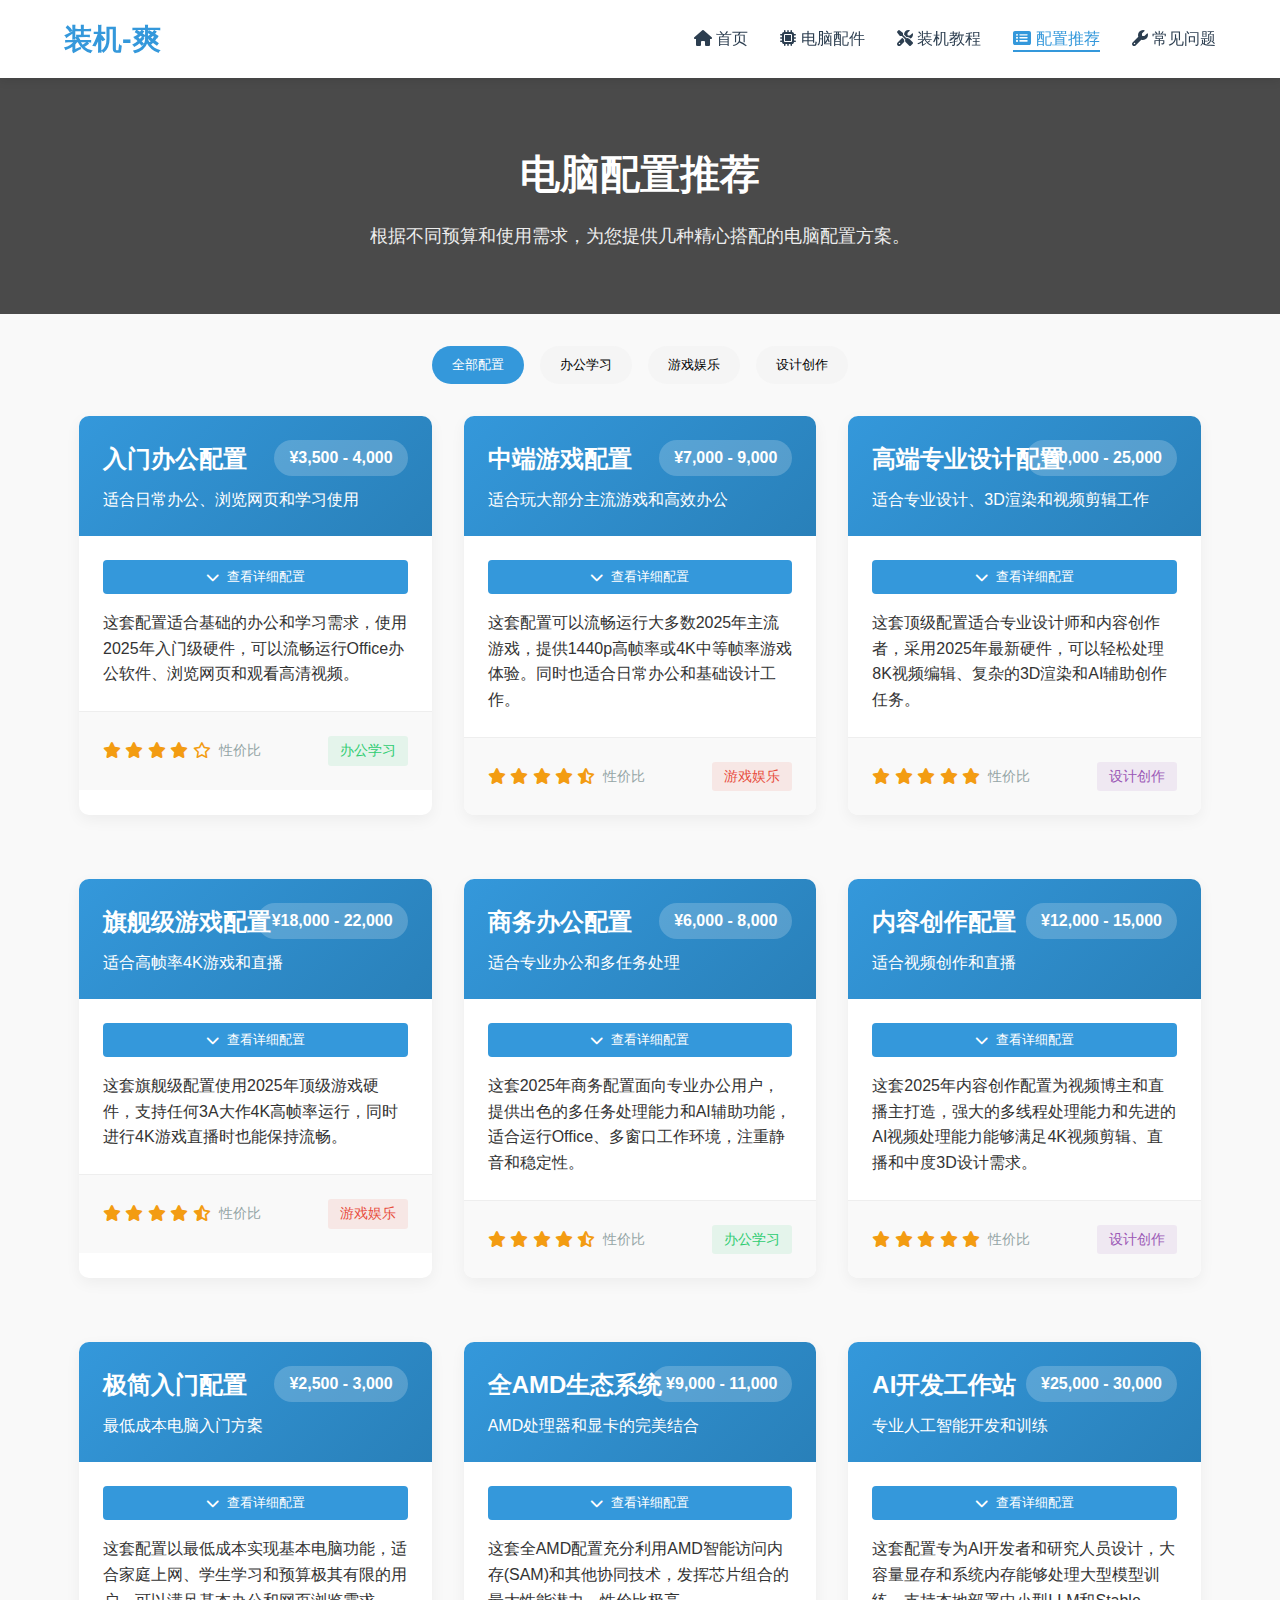
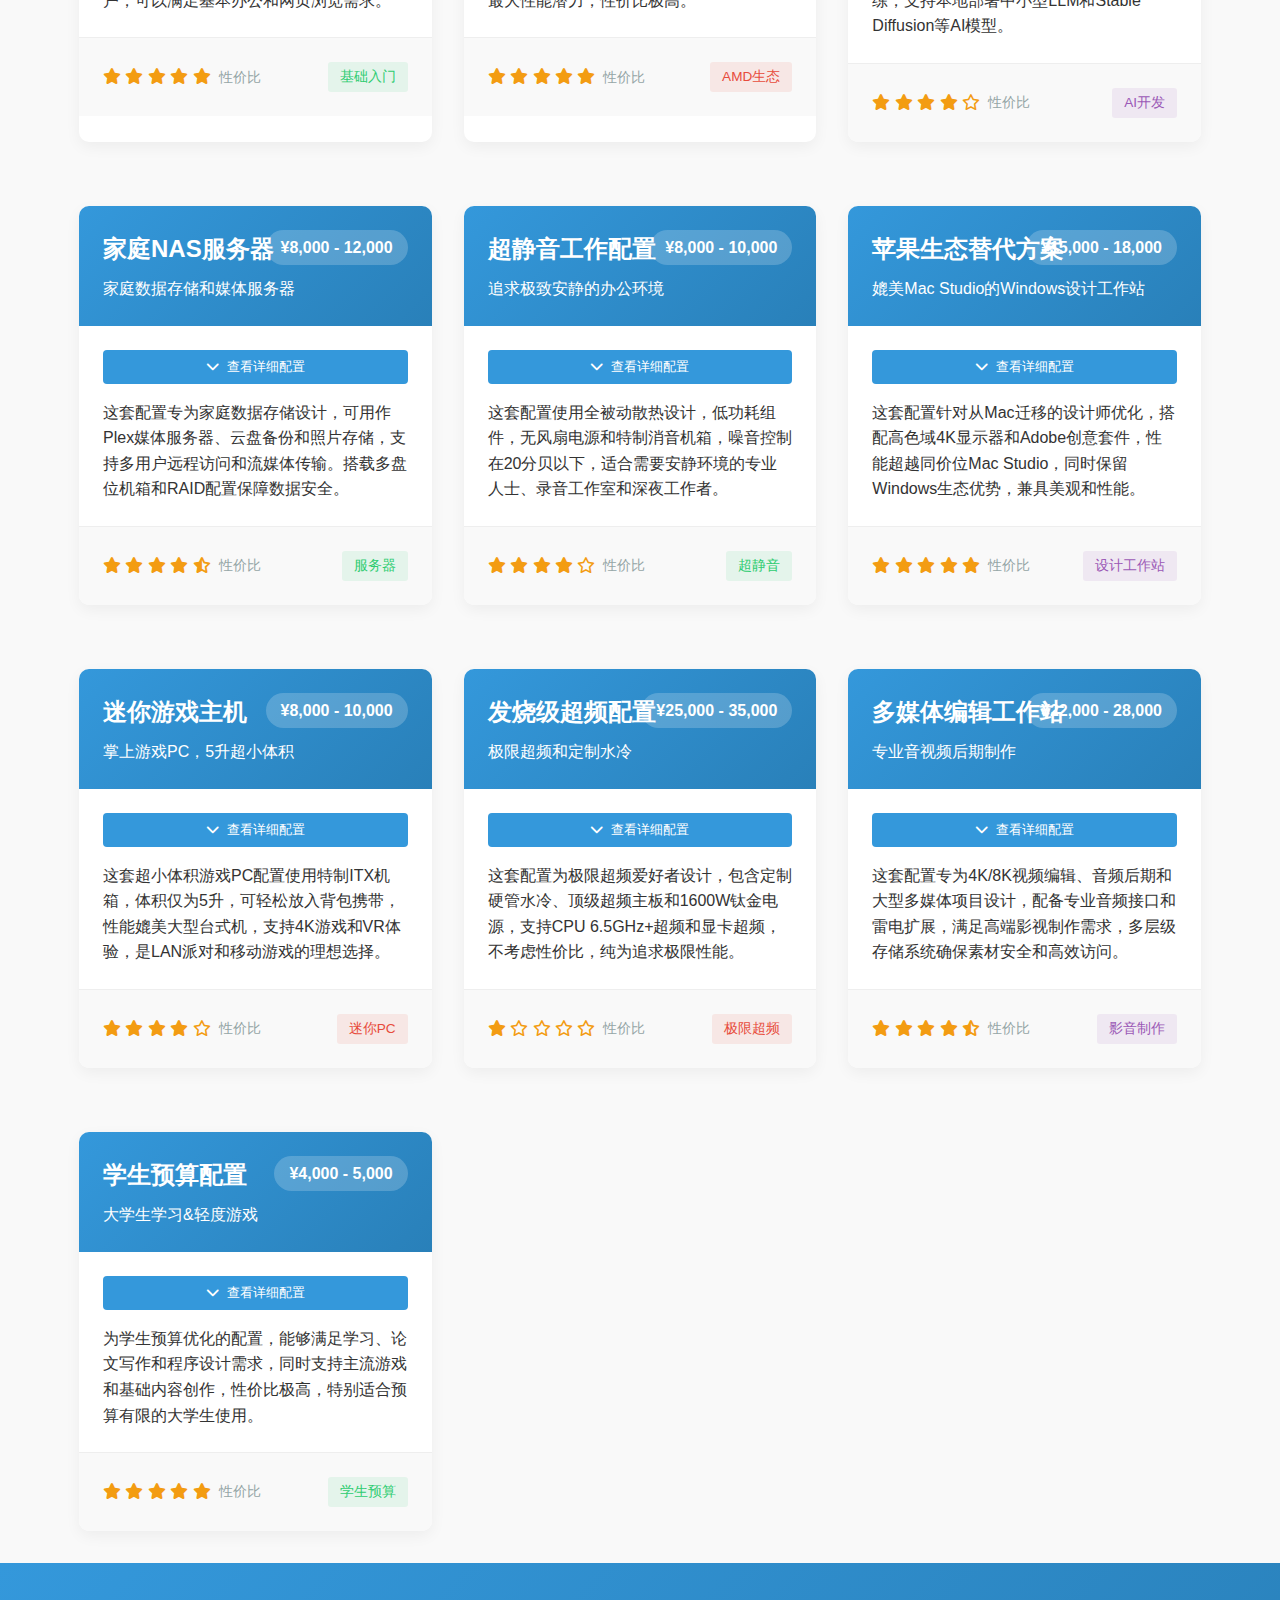
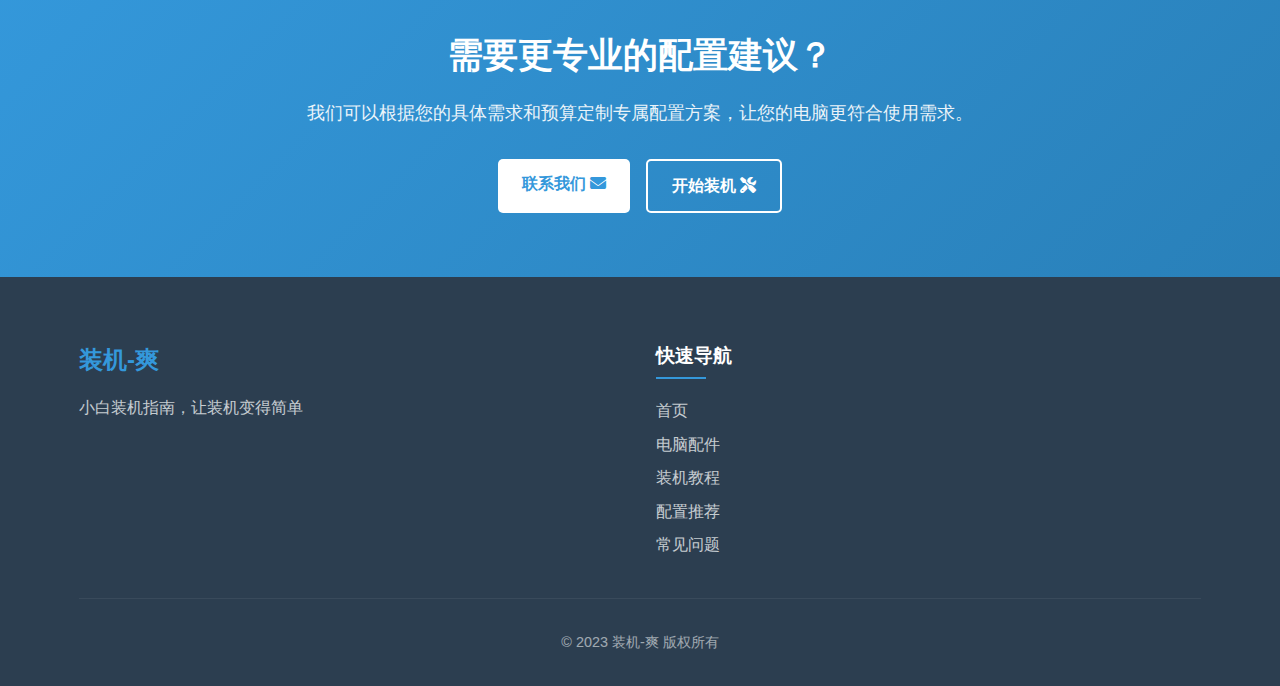
<file: recommendations.html>
<!DOCTYPE html>
<html lang="zh">
<head>
    <meta charset="UTF-8">
    <meta name="viewport" content="width=device-width, initial-scale=1.0">
    <title>配置推荐 | 装机-爽</title>
    <link rel="stylesheet" href="styles.css">
    <link rel="stylesheet" href="https://cdnjs.cloudflare.com/ajax/libs/font-awesome/6.4.0/css/all.min.css">
    <style>
        .page-header {
            background: linear-gradient(rgba(0, 0, 0, 0.7), rgba(0, 0, 0, 0.7)), url('https://images.unsplash.com/photo-1587202372686-9e5b6a7f7e59?ixlib=rb-1.2.1&auto=format&fit=crop&w=1350&q=80');
            background-size: cover;
            background-position: center;
            color: white;
            padding: 4rem 0;
            text-align: center;
            margin-bottom: 2rem;
        }
        
        .page-header h2 {
            font-size: 2.5rem;
            margin-bottom: 1rem;
        }
        
        .page-header p {
            max-width: 700px;
            margin: 0 auto;
            font-size: 1.1rem;
            opacity: 0.9;
        }
        
        .config-filter {
            display: flex;
            justify-content: center;
            margin-bottom: 2rem;
            flex-wrap: wrap;
            gap: 1rem;
        }
        
        .config-filter button {
            padding: 10px 20px;
            border: none;
            background-color: #f5f5f5;
            border-radius: 25px;
            font-weight: 500;
            cursor: pointer;
            transition: all 0.3s ease;
        }
        
        .config-filter button.active {
            background-color: var(--primary);
            color: white;
        }
        
        .config-filter button:hover:not(.active) {
            background-color: #e0e0e0;
        }
        
        .config-card {
            background-color: white;
            border-radius: 10px;
            box-shadow: 0 5px 15px rgba(0, 0, 0, 0.05);
            overflow: hidden;
            margin-bottom: 2rem;
            display: flex;
            flex-direction: column;
        }
        
        .config-header {
            background: linear-gradient(135deg, var(--primary), var(--primary-dark));
            color: white;
            padding: 1.5rem;
            position: relative;
        }
        
        .config-header h3 {
            font-size: 1.5rem;
            margin-bottom: 0.5rem;
        }
        
        .price-tag {
            position: absolute;
            top: 1.5rem;
            right: 1.5rem;
            background-color: rgba(255, 255, 255, 0.2);
            padding: 5px 15px;
            border-radius: 20px;
            font-weight: bold;
        }
        
        .config-body {
            padding: 1.5rem;
        }
        
        .config-specs {
            margin-bottom: 1.5rem;
            display: none; /* 默认隐藏配置清单 */
        }
        
        .config-specs.active {
            display: block; /* 显示配置清单 */
        }
        
        .config-specs h4 {
            border-bottom: 1px solid #eee;
            padding-bottom: 0.5rem;
            margin-bottom: 1rem;
            font-size: 1.2rem;
            color: var(--dark);
        }
        
        .spec-item {
            display: flex;
            margin-bottom: 1rem;
            align-items: center;
        }
        
        .spec-icon {
            width: 40px;
            height: 40px;
            border-radius: 50%;
            background-color: rgba(52, 152, 219, 0.1);
            display: flex;
            align-items: center;
            justify-content: center;
            margin-right: 1rem;
            color: var(--primary);
            font-size: 1.2rem;
        }
        
        .spec-detail {
            flex-grow: 1;
        }
        
        .spec-name {
            font-weight: bold;
            margin-bottom: 0.2rem;
        }
        
        .spec-description {
            color: var(--gray);
            font-size: 0.9rem;
        }
        
        .config-footer {
            padding: 1.5rem;
            background-color: #f9f9f9;
            border-top: 1px solid #eee;
            display: flex;
            justify-content: space-between;
            align-items: center;
        }
        
        .config-rating {
            display: flex;
            align-items: center;
        }
        
        .rating-stars {
            color: var(--warning);
            margin-right: 0.5rem;
        }
        
        .rating-label {
            color: var(--gray);
            font-size: 0.9rem;
        }
        
        .config-tag {
            font-size: 0.85rem;
            padding: 4px 12px;
            border-radius: 3px;
            font-weight: 500;
        }
        
        .tag-gaming {
            background-color: rgba(231, 76, 60, 0.1);
            color: #e74c3c;
        }
        
        .tag-office {
            background-color: rgba(46, 204, 113, 0.1);
            color: #2ecc71;
        }
        
        .tag-design {
            background-color: rgba(155, 89, 182, 0.1);
            color: #9b59b6;
        }
        
        .config-container {
            display: grid;
            grid-template-columns: repeat(auto-fill, minmax(350px, 1fr));
            gap: 2rem;
        }
        
        .toggle-specs {
            background-color: var(--primary);
            color: white;
            border: none;
            padding: 8px 16px;
            border-radius: 4px;
            cursor: pointer;
            margin-bottom: 1rem;
            transition: all 0.3s ease;
            display: flex;
            align-items: center;
            justify-content: center;
            gap: 8px;
            width: 100%;
        }
        
        .toggle-specs:hover {
            background-color: var(--primary-dark);
        }
        
        .toggle-specs i {
            transition: transform 0.3s ease;
        }
        
        .toggle-specs.active i {
            transform: rotate(180deg);
        }
        
        @media screen and (max-width: 768px) {
            .config-container {
                grid-template-columns: 1fr;
            }
        }
    </style>
</head>
<body>
    <header>
        <nav>
            <div class="logo">
                <h1>装机-爽</h1>
            </div>
            <ul class="nav-links">
                <li><a href="index.html"><i class="fas fa-home"></i> 首页</a></li>
                <li><a href="components.html"><i class="fas fa-microchip"></i> 电脑配件</a></li>
                <li><a href="assembly.html"><i class="fas fa-tools"></i> 装机教程</a></li>
                <li><a href="recommendations.html" class="active"><i class="fas fa-list-alt"></i> 配置推荐</a></li>
                <li><a href="troubleshooting.html"><i class="fas fa-wrench"></i> 常见问题</a></li>
            </ul>
            <div class="burger">
                <div class="line1"></div>
                <div class="line2"></div>
                <div class="line3"></div>
            </div>
        </nav>
    </header>

    <section class="page-header">
        <div class="container">
            <h2>电脑配置推荐</h2>
            <p>根据不同预算和使用需求，为您提供几种精心搭配的电脑配置方案。</p>
        </div>
    </section>

    <div class="container">
        <div class="config-filter">
            <button class="active" data-filter="all">全部配置</button>
            <button data-filter="office">办公学习</button>
            <button data-filter="gaming">游戏娱乐</button>
            <button data-filter="design">设计创作</button>
        </div>

        <div class="config-container">
            <!-- 入门办公配置 -->
            <div class="config-card" data-type="office">
                <div class="config-header">
                    <h3>入门办公配置</h3>
                    <p>适合日常办公、浏览网页和学习使用</p>
                    <div class="price-tag">¥3,500 - 4,000</div>
                </div>
                <div class="config-body">
                    <button class="toggle-specs"><i class="fas fa-chevron-down"></i> 查看详细配置</button>
                    <div class="config-specs">
                        <h4>配置清单</h4>
                        <div class="spec-item">
                            <div class="spec-icon">
                                <i class="fas fa-microchip"></i>
                            </div>
                            <div class="spec-detail">
                                <div class="spec-name">处理器</div>
                                <div class="spec-description">Intel i3-14100 / AMD Ryzen 5 7500U</div>
                            </div>
                        </div>
                        <div class="spec-item">
                            <div class="spec-icon">
                                <i class="fas fa-tv"></i>
                            </div>
                            <div class="spec-detail">
                                <div class="spec-name">显卡</div>
                                <div class="spec-description">集成显卡 / Arc A380</div>
                            </div>
                        </div>
                        <div class="spec-item">
                            <div class="spec-icon">
                                <i class="fas fa-memory"></i>
                            </div>
                            <div class="spec-detail">
                                <div class="spec-name">内存</div>
                                <div class="spec-description">16GB DDR5 5200MHz</div>
                            </div>
                        </div>
                        <div class="spec-item">
                            <div class="spec-icon">
                                <i class="fas fa-hdd"></i>
                            </div>
                            <div class="spec-detail">
                                <div class="spec-name">存储</div>
                                <div class="spec-description">512GB NVMe SSD</div>
                            </div>
                        </div>
                        <div class="spec-item">
                            <div class="spec-icon">
                                <i class="fas fa-server"></i>
                            </div>
                            <div class="spec-detail">
                                <div class="spec-name">主板</div>
                                <div class="spec-description">华硕 B760M / 技嘉 B650M</div>
                            </div>
                        </div>
                        <div class="spec-item">
                            <div class="spec-icon">
                                <i class="fas fa-wind"></i>
                            </div>
                            <div class="spec-detail">
                                <div class="spec-name">散热器</div>
                                <div class="spec-description">利民 AX120 R SE / 九州风神 玄冰400</div>
                            </div>
                        </div>
                        <div class="spec-item">
                            <div class="spec-icon">
                                <i class="fas fa-box"></i>
                            </div>
                            <div class="spec-detail">
                                <div class="spec-name">机箱</div>
                                <div class="spec-description">先马 趣造 / 爱国者 T16</div>
                            </div>
                        </div>
                        <div class="spec-item">
                            <div class="spec-icon">
                                <i class="fas fa-plug"></i>
                            </div>
                            <div class="spec-detail">
                                <div class="spec-name">电源</div>
                                <div class="spec-description">航嘉 GX450 / 鑫谷 GP500W</div>
                            </div>
                        </div>
                        <div class="spec-item">
                            <div class="spec-icon">
                                <i class="fas fa-desktop"></i>
                            </div>
                            <div class="spec-detail">
                                <div class="spec-name">显示器</div>
                                <div class="spec-description">AOC 24英寸 1080P IPS / 小米 24英寸 75Hz</div>
                            </div>
                        </div>
                        <div class="spec-item">
                            <div class="spec-icon">
                                <i class="fas fa-keyboard"></i>
                            </div>
                            <div class="spec-detail">
                                <div class="spec-name">外设</div>
                                <div class="spec-description">雷柏 键鼠套装 / 罗技 MK120</div>
                            </div>
                        </div>
                    </div>
                    <p>这套配置适合基础的办公和学习需求，使用2025年入门级硬件，可以流畅运行Office办公软件、浏览网页和观看高清视频。</p>
                </div>
                <div class="config-footer">
                    <div class="config-rating">
                        <div class="rating-stars">
                            <i class="fas fa-star"></i>
                            <i class="fas fa-star"></i>
                            <i class="fas fa-star"></i>
                            <i class="fas fa-star"></i>
                            <i class="far fa-star"></i>
                        </div>
                        <div class="rating-label">性价比</div>
                    </div>
                    <div class="config-tag tag-office">办公学习</div>
                </div>
            </div>

            <!-- 中端游戏配置 -->
            <div class="config-card" data-type="gaming">
                <div class="config-header">
                    <h3>中端游戏配置</h3>
                    <p>适合玩大部分主流游戏和高效办公</p>
                    <div class="price-tag">¥7,000 - 9,000</div>
                </div>
                <div class="config-body">
                    <button class="toggle-specs"><i class="fas fa-chevron-down"></i> 查看详细配置</button>
                    <div class="config-specs">
                        <h4>配置清单</h4>
                        <div class="spec-item">
                            <div class="spec-icon">
                                <i class="fas fa-microchip"></i>
                            </div>
                            <div class="spec-detail">
                                <div class="spec-name">处理器</div>
                                <div class="spec-description">Intel i5-14600K / AMD Ryzen 7 8700X</div>
                            </div>
                        </div>
                        <div class="spec-item">
                            <div class="spec-icon">
                                <i class="fas fa-tv"></i>
                            </div>
                            <div class="spec-detail">
                                <div class="spec-name">显卡</div>
                                <div class="spec-description">NVIDIA RTX 4070 SUPER / AMD RX 8700 XT</div>
                            </div>
                        </div>
                        <div class="spec-item">
                            <div class="spec-icon">
                                <i class="fas fa-memory"></i>
                            </div>
                            <div class="spec-detail">
                                <div class="spec-name">内存</div>
                                <div class="spec-description">32GB DDR5 6000MHz</div>
                            </div>
                        </div>
                        <div class="spec-item">
                            <div class="spec-icon">
                                <i class="fas fa-hdd"></i>
                            </div>
                            <div class="spec-detail">
                                <div class="spec-name">存储</div>
                                <div class="spec-description">1TB PCIe 5.0 NVMe SSD + 2TB HDD</div>
                            </div>
                        </div>
                        <div class="spec-item">
                            <div class="spec-icon">
                                <i class="fas fa-server"></i>
                            </div>
                            <div class="spec-detail">
                                <div class="spec-name">主板</div>
                                <div class="spec-description">华硕 Z790 GAMING / 微星 B650 TOMAHAWK</div>
                            </div>
                        </div>
                        <div class="spec-item">
                            <div class="spec-icon">
                                <i class="fas fa-wind"></i>
                            </div>
                            <div class="spec-detail">
                                <div class="spec-name">散热器</div>
                                <div class="spec-description">九州风神 阿萨辛3 / 利民 PA120 SE ARGB</div>
                            </div>
                        </div>
                        <div class="spec-item">
                            <div class="spec-icon">
                                <i class="fas fa-box"></i>
                            </div>
                            <div class="spec-detail">
                                <div class="spec-name">机箱</div>
                                <div class="spec-description">NZXT H5 Flow / 酷冷至尊 TD500 Mesh</div>
                            </div>
                        </div>
                        <div class="spec-item">
                            <div class="spec-icon">
                                <i class="fas fa-plug"></i>
                            </div>
                            <div class="spec-detail">
                                <div class="spec-name">电源</div>
                                <div class="spec-description">振华 LEADEX G 750W / 海韵 GX750</div>
                            </div>
                        </div>
                        <div class="spec-item">
                            <div class="spec-icon">
                                <i class="fas fa-desktop"></i>
                            </div>
                            <div class="spec-detail">
                                <div class="spec-name">显示器</div>
                                <div class="spec-description">华硕 VG27AQ 27英寸 1440P 170Hz / 三星 Odyssey G5</div>
                            </div>
                        </div>
                        <div class="spec-item">
                            <div class="spec-icon">
                                <i class="fas fa-keyboard"></i>
                            </div>
                            <div class="spec-detail">
                                <div class="spec-name">外设</div>
                                <div class="spec-description">罗技 G502 HERO + G213 / 雷蛇 DeathAdder V2 + BlackWidow</div>
                            </div>
                        </div>
                    </div>
                    <p>这套配置可以流畅运行大多数2025年主流游戏，提供1440p高帧率或4K中等帧率游戏体验。同时也适合日常办公和基础设计工作。</p>
                </div>
                <div class="config-footer">
                    <div class="config-rating">
                        <div class="rating-stars">
                            <i class="fas fa-star"></i>
                            <i class="fas fa-star"></i>
                            <i class="fas fa-star"></i>
                            <i class="fas fa-star"></i>
                            <i class="fas fa-star-half-alt"></i>
                        </div>
                        <div class="rating-label">性价比</div>
                    </div>
                    <div class="config-tag tag-gaming">游戏娱乐</div>
                </div>
            </div>

            <!-- 高端专业设计配置 -->
            <div class="config-card" data-type="design">
                <div class="config-header">
                    <h3>高端专业设计配置</h3>
                    <p>适合专业设计、3D渲染和视频剪辑工作</p>
                    <div class="price-tag">¥20,000 - 25,000</div>
                </div>
                <div class="config-body">
                    <button class="toggle-specs"><i class="fas fa-chevron-down"></i> 查看详细配置</button>
                    <div class="config-specs">
                        <h4>配置清单</h4>
                        <div class="spec-item">
                            <div class="spec-icon">
                                <i class="fas fa-microchip"></i>
                            </div>
                            <div class="spec-detail">
                                <div class="spec-name">处理器</div>
                                <div class="spec-description">Intel i9-14900KS / AMD Ryzen 9 8950X</div>
                            </div>
                        </div>
                        <div class="spec-item">
                            <div class="spec-icon">
                                <i class="fas fa-tv"></i>
                            </div>
                            <div class="spec-detail">
                                <div class="spec-name">显卡</div>
                                <div class="spec-description">NVIDIA RTX 5090 / RTX 5080 Ti</div>
                            </div>
                        </div>
                        <div class="spec-item">
                            <div class="spec-icon">
                                <i class="fas fa-memory"></i>
                            </div>
                            <div class="spec-detail">
                                <div class="spec-name">内存</div>
                                <div class="spec-description">64GB DDR5 7200MHz</div>
                            </div>
                        </div>
                        <div class="spec-item">
                            <div class="spec-icon">
                                <i class="fas fa-hdd"></i>
                            </div>
                            <div class="spec-detail">
                                <div class="spec-name">存储</div>
                                <div class="spec-description">2TB PCIe 5.0 NVMe SSD + 4TB NVMe SSD</div>
                            </div>
                        </div>
                        <div class="spec-item">
                            <div class="spec-icon">
                                <i class="fas fa-server"></i>
                            </div>
                            <div class="spec-detail">
                                <div class="spec-name">主板</div>
                                <div class="spec-description">华硕 ROG MAXIMUS Z890 / 微星 MEG X870 GODLIKE</div>
                            </div>
                        </div>
                        <div class="spec-item">
                            <div class="spec-icon">
                                <i class="fas fa-wind"></i>
                            </div>
                            <div class="spec-detail">
                                <div class="spec-name">散热器</div>
                                <div class="spec-description">360mm一体式水冷 / 猫头鹰 NH-D15</div>
                            </div>
                        </div>
                        <div class="spec-item">
                            <div class="spec-icon">
                                <i class="fas fa-box"></i>
                            </div>
                            <div class="spec-detail">
                                <div class="spec-name">机箱</div>
                                <div class="spec-description">联力 O11 Dynamic EVO / 酷冷至尊 HAF 700 EVO</div>
                            </div>
                        </div>
                        <div class="spec-item">
                            <div class="spec-icon">
                                <i class="fas fa-plug"></i>
                            </div>
                            <div class="spec-detail">
                                <div class="spec-name">电源</div>
                                <div class="spec-description">海韵 PRIME 1300W 钛金 / 美商海盗船 HX1200i</div>
                            </div>
                        </div>
                        <div class="spec-item">
                            <div class="spec-icon">
                                <i class="fas fa-desktop"></i>
                            </div>
                            <div class="spec-detail">
                                <div class="spec-name">显示器</div>
                                <div class="spec-description">LG 32GQ950 4K 144Hz / 华硕 ProArt PA32UCG-K 专业显示器</div>
                            </div>
                        </div>
                        <div class="spec-item">
                            <div class="spec-icon">
                                <i class="fas fa-keyboard"></i>
                            </div>
                            <div class="spec-detail">
                                <div class="spec-name">外设</div>
                                <div class="spec-description">罗技 MX Master 3 + MX Keys / 雷蛇 BlackWidow V4 Pro + Basilisk V3 Pro</div>
                            </div>
                        </div>
                    </div>
                    <p>这套顶级配置适合专业设计师和内容创作者，采用2025年最新硬件，可以轻松处理8K视频编辑、复杂的3D渲染和AI辅助创作任务。</p>
                </div>
                <div class="config-footer">
                    <div class="config-rating">
                        <div class="rating-stars">
                            <i class="fas fa-star"></i>
                            <i class="fas fa-star"></i>
                            <i class="fas fa-star"></i>
                            <i class="fas fa-star"></i>
                            <i class="fas fa-star"></i>
                        </div>
                        <div class="rating-label">性价比</div>
                    </div>
                    <div class="config-tag tag-design">设计创作</div>
                </div>
            </div>

            <!-- 旗舰级游戏配置 -->
            <div class="config-card" data-type="gaming">
                <div class="config-header">
                    <h3>旗舰级游戏配置</h3>
                    <p>适合高帧率4K游戏和直播</p>
                    <div class="price-tag">¥18,000 - 22,000</div>
                </div>
                <div class="config-body">
                    <button class="toggle-specs"><i class="fas fa-chevron-down"></i> 查看详细配置</button>
                    <div class="config-specs">
                        <h4>配置清单</h4>
                        <div class="spec-item">
                            <div class="spec-icon">
                                <i class="fas fa-microchip"></i>
                            </div>
                            <div class="spec-detail">
                                <div class="spec-name">处理器</div>
                                <div class="spec-description">Intel i9-14900K / AMD Ryzen 9 8900X</div>
                            </div>
                        </div>
                        <div class="spec-item">
                            <div class="spec-icon">
                                <i class="fas fa-tv"></i>
                            </div>
                            <div class="spec-detail">
                                <div class="spec-name">显卡</div>
                                <div class="spec-description">NVIDIA RTX 5080 / AMD RX 8900 XTX</div>
                            </div>
                        </div>
                        <div class="spec-item">
                            <div class="spec-icon">
                                <i class="fas fa-memory"></i>
                            </div>
                            <div class="spec-detail">
                                <div class="spec-name">内存</div>
                                <div class="spec-description">32GB DDR5 6400MHz</div>
                            </div>
                        </div>
                        <div class="spec-item">
                            <div class="spec-icon">
                                <i class="fas fa-hdd"></i>
                            </div>
                            <div class="spec-detail">
                                <div class="spec-name">存储</div>
                                <div class="spec-description">2TB PCIe 5.0 NVMe SSD + 4TB HDD</div>
                            </div>
                        </div>
                        <div class="spec-item">
                            <div class="spec-icon">
                                <i class="fas fa-server"></i>
                            </div>
                            <div class="spec-detail">
                                <div class="spec-name">主板</div>
                                <div class="spec-description">华硕 ROG STRIX Z790-E / 微星 MPG X870 CARBON WIFI</div>
                            </div>
                        </div>
                        <div class="spec-item">
                            <div class="spec-icon">
                                <i class="fas fa-wind"></i>
                            </div>
                            <div class="spec-detail">
                                <div class="spec-name">散热器</div>
                                <div class="spec-description">海盗船 H150i ELITE LCD / 酷冷至尊 ML360 ILLUSION</div>
                            </div>
                        </div>
                        <div class="spec-item">
                            <div class="spec-icon">
                                <i class="fas fa-box"></i>
                            </div>
                            <div class="spec-detail">
                                <div class="spec-name">机箱</div>
                                <div class="spec-description">联力 O11 Dynamic / 追风者 P500A</div>
                            </div>
                        </div>
                        <div class="spec-item">
                            <div class="spec-icon">
                                <i class="fas fa-plug"></i>
                            </div>
                            <div class="spec-detail">
                                <div class="spec-name">电源</div>
                                <div class="spec-description">ROG THOR 1000P2 / 海韵 FOCUS GX-850</div>
                            </div>
                        </div>
                        <div class="spec-item">
                            <div class="spec-icon">
                                <i class="fas fa-desktop"></i>
                            </div>
                            <div class="spec-detail">
                                <div class="spec-name">显示器</div>
                                <div class="spec-description">LG 27GP950 4K 144Hz / 三星 Odyssey G7</div>
                            </div>
                        </div>
                        <div class="spec-item">
                            <div class="spec-icon">
                                <i class="fas fa-keyboard"></i>
                            </div>
                            <div class="spec-detail">
                                <div class="spec-name">外设</div>
                                <div class="spec-description">罗技 G Pro X Superlight + G915 / 雷蛇 Viper V2 Pro + Huntsman V2</div>
                            </div>
                        </div>
                    </div>
                    <p>这套旗舰级配置使用2025年顶级游戏硬件，支持任何3A大作4K高帧率运行，同时进行4K游戏直播时也能保持流畅。</p>
                </div>
                <div class="config-footer">
                    <div class="config-rating">
                        <div class="rating-stars">
                            <i class="fas fa-star"></i>
                            <i class="fas fa-star"></i>
                            <i class="fas fa-star"></i>
                            <i class="fas fa-star"></i>
                            <i class="fas fa-star-half-alt"></i>
                        </div>
                        <div class="rating-label">性价比</div>
                    </div>
                    <div class="config-tag tag-gaming">游戏娱乐</div>
                </div>
            </div>

            <!-- 商务办公配置 -->
            <div class="config-card" data-type="office">
                <div class="config-header">
                    <h3>商务办公配置</h3>
                    <p>适合专业办公和多任务处理</p>
                    <div class="price-tag">¥6,000 - 8,000</div>
                </div>
                <div class="config-body">
                    <button class="toggle-specs"><i class="fas fa-chevron-down"></i> 查看详细配置</button>
                    <div class="config-specs">
                        <h4>配置清单</h4>
                        <div class="spec-item">
                            <div class="spec-icon">
                                <i class="fas fa-microchip"></i>
                            </div>
                            <div class="spec-detail">
                                <div class="spec-name">处理器</div>
                                <div class="spec-description">Intel i7-14700 / AMD Ryzen 7 8700G</div>
                            </div>
                        </div>
                        <div class="spec-item">
                            <div class="spec-icon">
                                <i class="fas fa-tv"></i>
                            </div>
                            <div class="spec-detail">
                                <div class="spec-name">显卡</div>
                                <div class="spec-description">集成显卡 / RTX 4060</div>
                            </div>
                        </div>
                        <div class="spec-item">
                            <div class="spec-icon">
                                <i class="fas fa-memory"></i>
                            </div>
                            <div class="spec-detail">
                                <div class="spec-name">内存</div>
                                <div class="spec-description">32GB DDR5 5600MHz</div>
                            </div>
                        </div>
                        <div class="spec-item">
                            <div class="spec-icon">
                                <i class="fas fa-hdd"></i>
                            </div>
                            <div class="spec-detail">
                                <div class="spec-name">存储</div>
                                <div class="spec-description">1TB NVMe SSD</div>
                            </div>
                        </div>
                        <div class="spec-item">
                            <div class="spec-icon">
                                <i class="fas fa-server"></i>
                            </div>
                            <div class="spec-detail">
                                <div class="spec-name">主板</div>
                                <div class="spec-description">华硕 PRIME B760-PLUS / 微星 B650M MORTAR WIFI</div>
                            </div>
                        </div>
                        <div class="spec-item">
                            <div class="spec-icon">
                                <i class="fas fa-wind"></i>
                            </div>
                            <div class="spec-detail">
                                <div class="spec-name">散热器</div>
                                <div class="spec-description">九州风神 大霜塔 / 利民 FC140</div>
                            </div>
                        </div>
                        <div class="spec-item">
                            <div class="spec-icon">
                                <i class="fas fa-box"></i>
                            </div>
                            <div class="spec-detail">
                                <div class="spec-name">机箱</div>
                                <div class="spec-description">恩杰 H510 Flow / 追风者 P360A</div>
                            </div>
                        </div>
                        <div class="spec-item">
                            <div class="spec-icon">
                                <i class="fas fa-plug"></i>
                            </div>
                            <div class="spec-detail">
                                <div class="spec-name">电源</div>
                                <div class="spec-description">振华 LEADEX III 650W / 酷冷至尊 V650 Gold</div>
                            </div>
                        </div>
                        <div class="spec-item">
                            <div class="spec-icon">
                                <i class="fas fa-desktop"></i>
                            </div>
                            <div class="spec-detail">
                                <div class="spec-name">显示器</div>
                                <div class="spec-description">戴尔 U2720Q 4K / 明基 PD2700U</div>
                            </div>
                        </div>
                        <div class="spec-item">
                            <div class="spec-icon">
                                <i class="fas fa-keyboard"></i>
                            </div>
                            <div class="spec-detail">
                                <div class="spec-name">外设</div>
                                <div class="spec-description">罗技 MX Keys Mini + MX Anywhere 3 / 雷柏 MT750 Pro</div>
                            </div>
                        </div>
                    </div>
                    <p>这套2025年商务配置面向专业办公用户，提供出色的多任务处理能力和AI辅助功能，适合运行Office、多窗口工作环境，注重静音和稳定性。</p>
                </div>
                <div class="config-footer">
                    <div class="config-rating">
                        <div class="rating-stars">
                            <i class="fas fa-star"></i>
                            <i class="fas fa-star"></i>
                            <i class="fas fa-star"></i>
                            <i class="fas fa-star"></i>
                            <i class="fas fa-star-half-alt"></i>
                        </div>
                        <div class="rating-label">性价比</div>
                    </div>
                    <div class="config-tag tag-office">办公学习</div>
                </div>
            </div>

            <!-- 内容创作配置 -->
            <div class="config-card" data-type="design">
                <div class="config-header">
                    <h3>内容创作配置</h3>
                    <p>适合视频创作和直播</p>
                    <div class="price-tag">¥12,000 - 15,000</div>
                </div>
                <div class="config-body">
                    <button class="toggle-specs"><i class="fas fa-chevron-down"></i> 查看详细配置</button>
                    <div class="config-specs">
                        <h4>配置清单</h4>
                        <div class="spec-item">
                            <div class="spec-icon">
                                <i class="fas fa-microchip"></i>
                            </div>
                            <div class="spec-detail">
                                <div class="spec-name">处理器</div>
                                <div class="spec-description">Intel i7-14700K / AMD Ryzen 9 8900</div>
                            </div>
                        </div>
                        <div class="spec-item">
                            <div class="spec-icon">
                                <i class="fas fa-tv"></i>
                            </div>
                            <div class="spec-detail">
                                <div class="spec-name">显卡</div>
                                <div class="spec-description">NVIDIA RTX 4080 SUPER / RTX 5070</div>
                            </div>
                        </div>
                        <div class="spec-item">
                            <div class="spec-icon">
                                <i class="fas fa-memory"></i>
                            </div>
                            <div class="spec-detail">
                                <div class="spec-name">内存</div>
                                <div class="spec-description">64GB DDR5 6000MHz</div>
                            </div>
                        </div>
                        <div class="spec-item">
                            <div class="spec-icon">
                                <i class="fas fa-hdd"></i>
                            </div>
                            <div class="spec-detail">
                                <div class="spec-name">存储</div>
                                <div class="spec-description">2TB NVMe SSD + 4TB HDD</div>
                            </div>
                        </div>
                        <div class="spec-item">
                            <div class="spec-icon">
                                <i class="fas fa-server"></i>
                            </div>
                            <div class="spec-detail">
                                <div class="spec-name">主板</div>
                                <div class="spec-description">华硕 ProArt Z790-CREATOR / 微星 MAG X870 TOMAHAWK WIFI</div>
                            </div>
                        </div>
                        <div class="spec-item">
                            <div class="spec-icon">
                                <i class="fas fa-wind"></i>
                            </div>
                            <div class="spec-detail">
                                <div class="spec-name">散热器</div>
                                <div class="spec-description">ROG RYUO III 360 / 酷冷至尊 ML360R RGB</div>
                            </div>
                        </div>
                        <div class="spec-item">
                            <div class="spec-icon">
                                <i class="fas fa-box"></i>
                            </div>
                            <div class="spec-detail">
                                <div class="spec-name">机箱</div>
                                <div class="spec-description">Be Quiet! Pure Base 500DX / 追风者 P500A</div>
                            </div>
                        </div>
                        <div class="spec-item">
                            <div class="spec-icon">
                                <i class="fas fa-plug"></i>
                            </div>
                            <div class="spec-detail">
                                <div class="spec-name">电源</div>
                                <div class="spec-description">海韵 FOCUS GX-850 / 振华 LEADEX III 850W</div>
                            </div>
                        </div>
                        <div class="spec-item">
                            <div class="spec-icon">
                                <i class="fas fa-desktop"></i>
                            </div>
                            <div class="spec-detail">
                                <div class="spec-name">显示器</div>
                                <div class="spec-description">明基 PD3220U 4K / 戴尔 U3223QE</div>
                            </div>
                        </div>
                        <div class="spec-item">
                            <div class="spec-icon">
                                <i class="fas fa-keyboard"></i>
                            </div>
                            <div class="spec-detail">
                                <div class="spec-name">外设</div>
                                <div class="spec-description">罗技 MX Master 3 + MX Keys / 微软 Surface人体工学键盘</div>
                            </div>
                        </div>
                    </div>
                    <p>这套2025年内容创作配置为视频博主和直播主打造，强大的多线程处理能力和先进的AI视频处理能力能够满足4K视频剪辑、直播和中度3D设计需求。</p>
                </div>
                <div class="config-footer">
                    <div class="config-rating">
                        <div class="rating-stars">
                            <i class="fas fa-star"></i>
                            <i class="fas fa-star"></i>
                            <i class="fas fa-star"></i>
                            <i class="fas fa-star"></i>
                            <i class="fas fa-star"></i>
                        </div>
                        <div class="rating-label">性价比</div>
                    </div>
                    <div class="config-tag tag-design">设计创作</div>
                </div>
            </div>

            <!-- 极简入门配置 -->
            <div class="config-card" data-type="office">
                <div class="config-header">
                    <h3>极简入门配置</h3>
                    <p>最低成本电脑入门方案</p>
                    <div class="price-tag">¥2,500 - 3,000</div>
                </div>
                <div class="config-body">
                    <button class="toggle-specs"><i class="fas fa-chevron-down"></i> 查看详细配置</button>
                    <div class="config-specs">
                        <h4>配置清单</h4>
                        <div class="spec-item">
                            <div class="spec-icon">
                                <i class="fas fa-microchip"></i>
                            </div>
                            <div class="spec-detail">
                                <div class="spec-name">处理器</div>
                                <div class="spec-description">Intel i3-14100F / AMD Ryzen 5 5600G</div>
                            </div>
                        </div>
                        <div class="spec-item">
                            <div class="spec-icon">
                                <i class="fas fa-tv"></i>
                            </div>
                            <div class="spec-detail">
                                <div class="spec-name">显卡</div>
                                <div class="spec-description">集成显卡 / GTX 1650</div>
                            </div>
                        </div>
                        <div class="spec-item">
                            <div class="spec-icon">
                                <i class="fas fa-memory"></i>
                            </div>
                            <div class="spec-detail">
                                <div class="spec-name">内存</div>
                                <div class="spec-description">8GB DDR5 4800MHz</div>
                            </div>
                        </div>
                        <div class="spec-item">
                            <div class="spec-icon">
                                <i class="fas fa-hdd"></i>
                            </div>
                            <div class="spec-detail">
                                <div class="spec-name">存储</div>
                                <div class="spec-description">512GB NVMe SSD</div>
                            </div>
                        </div>
                        <div class="spec-item">
                            <div class="spec-icon">
                                <i class="fas fa-server"></i>
                            </div>
                            <div class="spec-detail">
                                <div class="spec-name">主板</div>
                                <div class="spec-description">铭瑄 B760M / 微星 A520M-A PRO</div>
                            </div>
                        </div>
                        <div class="spec-item">
                            <div class="spec-icon">
                                <i class="fas fa-wind"></i>
                            </div>
                            <div class="spec-detail">
                                <div class="spec-name">散热器</div>
                                <div class="spec-description">CPU原装散热器 / 雪豹 静音风扇</div>
                            </div>
                        </div>
                        <div class="spec-item">
                            <div class="spec-icon">
                                <i class="fas fa-box"></i>
                            </div>
                            <div class="spec-detail">
                                <div class="spec-name">机箱</div>
                                <div class="spec-description">航嘉 启航者 / 金河田 预见 N15</div>
                            </div>
                        </div>
                        <div class="spec-item">
                            <div class="spec-icon">
                                <i class="fas fa-plug"></i>
                            </div>
                            <div class="spec-detail">
                                <div class="spec-name">电源</div>
                                <div class="spec-description">航嘉 MVP350W / 长城 400W</div>
                            </div>
                        </div>
                        <div class="spec-item">
                            <div class="spec-icon">
                                <i class="fas fa-desktop"></i>
                            </div>
                            <div class="spec-detail">
                                <div class="spec-name">显示器</div>
                                <div class="spec-description">AOC 22B2H 22英寸 / 飞利浦 221V8 21.5英寸</div>
                            </div>
                        </div>
                        <div class="spec-item">
                            <div class="spec-icon">
                                <i class="fas fa-keyboard"></i>
                            </div>
                            <div class="spec-detail">
                                <div class="spec-name">外设</div>
                                <div class="spec-description">双飞燕 KR-85 套装 / 达尔优 基础键鼠套装</div>
                            </div>
                        </div>
                    </div>
                    <p>这套配置以最低成本实现基本电脑功能，适合家庭上网、学生学习和预算极其有限的用户，可以满足基本办公和网页浏览需求。</p>
                </div>
                <div class="config-footer">
                    <div class="config-rating">
                        <div class="rating-stars">
                            <i class="fas fa-star"></i>
                            <i class="fas fa-star"></i>
                            <i class="fas fa-star"></i>
                            <i class="fas fa-star"></i>
                            <i class="fas fa-star"></i>
                        </div>
                        <div class="rating-label">性价比</div>
                    </div>
                    <div class="config-tag tag-office">基础入门</div>
                </div>
            </div>

            <!-- 全AMD生态系统 -->
            <div class="config-card" data-type="gaming">
                <div class="config-header">
                    <h3>全AMD生态系统</h3>
                    <p>AMD处理器和显卡的完美结合</p>
                    <div class="price-tag">¥9,000 - 11,000</div>
                </div>
                <div class="config-body">
                    <button class="toggle-specs"><i class="fas fa-chevron-down"></i> 查看详细配置</button>
                    <div class="config-specs">
                        <h4>配置清单</h4>
                        <div class="spec-item">
                            <div class="spec-icon">
                                <i class="fas fa-microchip"></i>
                            </div>
                            <div class="spec-detail">
                                <div class="spec-name">处理器</div>
                                <div class="spec-description">AMD Ryzen 9 8900X3D</div>
                            </div>
                        </div>
                        <div class="spec-item">
                            <div class="spec-icon">
                                <i class="fas fa-tv"></i>
                            </div>
                            <div class="spec-detail">
                                <div class="spec-name">显卡</div>
                                <div class="spec-description">AMD Radeon RX 8800 XT</div>
                            </div>
                        </div>
                        <div class="spec-item">
                            <div class="spec-icon">
                                <i class="fas fa-memory"></i>
                            </div>
                            <div class="spec-detail">
                                <div class="spec-name">内存</div>
                                <div class="spec-description">32GB DDR5 6000MHz</div>
                            </div>
                        </div>
                        <div class="spec-item">
                            <div class="spec-icon">
                                <i class="fas fa-hdd"></i>
                            </div>
                            <div class="spec-detail">
                                <div class="spec-name">存储</div>
                                <div class="spec-description">1TB NVMe SSD + 2TB HDD</div>
                            </div>
                        </div>
                        <div class="spec-item">
                            <div class="spec-icon">
                                <i class="fas fa-server"></i>
                            </div>
                            <div class="spec-detail">
                                <div class="spec-name">主板</div>
                                <div class="spec-description">华硕 ROG STRIX X870-E GAMING / 微星 MAG X870 TOMAHAWK WIFI</div>
                            </div>
                        </div>
                        <div class="spec-item">
                            <div class="spec-icon">
                                <i class="fas fa-wind"></i>
                            </div>
                            <div class="spec-detail">
                                <div class="spec-name">散热器</div>
                                <div class="spec-description">技嘉 Waterforce 360 / 玄冰 400 PRO</div>
                            </div>
                        </div>
                        <div class="spec-item">
                            <div class="spec-icon">
                                <i class="fas fa-box"></i>
                            </div>
                            <div class="spec-detail">
                                <div class="spec-name">机箱</div>
                                <div class="spec-description">酷冷至尊 TD500 / 安钛克 DF700 FLUX</div>
                            </div>
                        </div>
                        <div class="spec-item">
                            <div class="spec-icon">
                                <i class="fas fa-plug"></i>
                            </div>
                            <div class="spec-detail">
                                <div class="spec-name">电源</div>
                                <div class="spec-description">海韵 FOCUS 850W 金牌 / 酷冷至尊 V850 GOLD</div>
                            </div>
                        </div>
                        <div class="spec-item">
                            <div class="spec-icon">
                                <i class="fas fa-desktop"></i>
                            </div>
                            <div class="spec-detail">
                                <div class="spec-name">显示器</div>
                                <div class="spec-description">三星 Odyssey G7 / 技嘉 M32U</div>
                            </div>
                        </div>
                        <div class="spec-item">
                            <div class="spec-icon">
                                <i class="fas fa-keyboard"></i>
                            </div>
                            <div class="spec-detail">
                                <div class="spec-name">外设</div>
                                <div class="spec-description">罗技 G502 HERO + G913 TKL / 达尔优 V4 Pro + A87</div>
                            </div>
                        </div>
                    </div>
                    <p>这套全AMD配置充分利用AMD智能访问内存(SAM)和其他协同技术，发挥芯片组合的最大性能潜力，性价比极高。</p>
                </div>
                <div class="config-footer">
                    <div class="config-rating">
                        <div class="rating-stars">
                            <i class="fas fa-star"></i>
                            <i class="fas fa-star"></i>
                            <i class="fas fa-star"></i>
                            <i class="fas fa-star"></i>
                            <i class="fas fa-star"></i>
                        </div>
                        <div class="rating-label">性价比</div>
                    </div>
                    <div class="config-tag tag-gaming">AMD生态</div>
                </div>
            </div>

            <!-- AI开发工作站 -->
            <div class="config-card" data-type="design">
                <div class="config-header">
                    <h3>AI开发工作站</h3>
                    <p>专业人工智能开发和训练</p>
                    <div class="price-tag">¥25,000 - 30,000</div>
                </div>
                <div class="config-body">
                    <button class="toggle-specs"><i class="fas fa-chevron-down"></i> 查看详细配置</button>
                    <div class="config-specs">
                        <h4>配置清单</h4>
                        <div class="spec-item">
                            <div class="spec-icon">
                                <i class="fas fa-microchip"></i>
                            </div>
                            <div class="spec-detail">
                                <div class="spec-name">处理器</div>
                                <div class="spec-description">Intel i9-14900K / AMD Ryzen 9 8950X</div>
                            </div>
                        </div>
                        <div class="spec-item">
                            <div class="spec-icon">
                                <i class="fas fa-tv"></i>
                            </div>
                            <div class="spec-detail">
                                <div class="spec-name">显卡</div>
                                <div class="spec-description">NVIDIA RTX 5090 (24GB VRAM)</div>
                            </div>
                        </div>
                        <div class="spec-item">
                            <div class="spec-icon">
                                <i class="fas fa-memory"></i>
                            </div>
                            <div class="spec-detail">
                                <div class="spec-name">内存</div>
                                <div class="spec-description">128GB DDR5 6400MHz</div>
                            </div>
                        </div>
                        <div class="spec-item">
                            <div class="spec-icon">
                                <i class="fas fa-hdd"></i>
                            </div>
                            <div class="spec-detail">
                                <div class="spec-name">存储</div>
                                <div class="spec-description">4TB NVMe SSD + 12TB HDD</div>
                            </div>
                        </div>
                        <div class="spec-item">
                            <div class="spec-icon">
                                <i class="fas fa-server"></i>
                            </div>
                            <div class="spec-detail">
                                <div class="spec-name">主板</div>
                                <div class="spec-description">华硕 ProArt Z790 Creator / 微星 MEG Z790 ACE</div>
                            </div>
                        </div>
                        <div class="spec-item">
                            <div class="spec-icon">
                                <i class="fas fa-wind"></i>
                            </div>
                            <div class="spec-detail">
                                <div class="spec-name">散热器</div>
                                <div class="spec-description">360mm AIO水冷 / 猫头鹰 NH-D15</div>
                            </div>
                        </div>
                        <div class="spec-item">
                            <div class="spec-icon">
                                <i class="fas fa-box"></i>
                            </div>
                            <div class="spec-detail">
                                <div class="spec-name">机箱</div>
                                <div class="spec-description">酷冷至尊 H500M / 联力 PC-O11 AIR</div>
                            </div>
                        </div>
                        <div class="spec-item">
                            <div class="spec-icon">
                                <i class="fas fa-plug"></i>
                            </div>
                            <div class="spec-detail">
                                <div class="spec-name">电源</div>
                                <div class="spec-description">海韵 PRIME 1000W 白金 / 安钛克 HCG1000 Extreme</div>
                            </div>
                        </div>
                        <div class="spec-item">
                            <div class="spec-icon">
                                <i class="fas fa-desktop"></i>
                            </div>
                            <div class="spec-detail">
                                <div class="spec-name">显示器</div>
                                <div class="spec-description">戴尔 U3224KB / LG 32UN880 4K</div>
                            </div>
                        </div>
                        <div class="spec-item">
                            <div class="spec-icon">
                                <i class="fas fa-keyboard"></i>
                            </div>
                            <div class="spec-detail">
                                <div class="spec-name">外设</div>
                                <div class="spec-description">罗技 MX Master 3 + MX Keys / HHKB Professional Hybrid</div>
                            </div>
                        </div>
                    </div>
                    <p>这套配置专为AI开发者和研究人员设计，大容量显存和系统内存能够处理大型模型训练，支持本地部署中小型LLM和Stable Diffusion等AI模型。</p>
                </div>
                <div class="config-footer">
                    <div class="config-rating">
                        <div class="rating-stars">
                            <i class="fas fa-star"></i>
                            <i class="fas fa-star"></i>
                            <i class="fas fa-star"></i>
                            <i class="fas fa-star"></i>
                            <i class="far fa-star"></i>
                        </div>
                        <div class="rating-label">性价比</div>
                    </div>
                    <div class="config-tag tag-design">AI开发</div>
                </div>
            </div>

            <!-- 家庭NAS服务器 -->
            <div class="config-card" data-type="office">
                <div class="config-header">
                    <h3>家庭NAS服务器</h3>
                    <p>家庭数据存储和媒体服务器</p>
                    <div class="price-tag">¥8,000 - 12,000</div>
                </div>
                <div class="config-body">
                    <button class="toggle-specs"><i class="fas fa-chevron-down"></i> 查看详细配置</button>
                    <div class="config-specs">
                        <h4>配置清单</h4>
                        <div class="spec-item">
                            <div class="spec-icon">
                                <i class="fas fa-microchip"></i>
                            </div>
                            <div class="spec-detail">
                                <div class="spec-name">处理器</div>
                                <div class="spec-description">Intel i3-14100 / AMD Ryzen 5 8600G</div>
                            </div>
                        </div>
                        <div class="spec-item">
                            <div class="spec-icon">
                                <i class="fas fa-tv"></i>
                            </div>
                            <div class="spec-detail">
                                <div class="spec-name">显卡</div>
                                <div class="spec-description">集成显卡（支持硬件转码）</div>
                            </div>
                        </div>
                        <div class="spec-item">
                            <div class="spec-icon">
                                <i class="fas fa-memory"></i>
                            </div>
                            <div class="spec-detail">
                                <div class="spec-name">内存</div>
                                <div class="spec-description">32GB DDR5 4800MHz ECC</div>
                            </div>
                        </div>
                        <div class="spec-item">
                            <div class="spec-icon">
                                <i class="fas fa-hdd"></i>
                            </div>
                            <div class="spec-detail">
                                <div class="spec-name">存储</div>
                                <div class="spec-description">4x 8TB NAS硬盘 (RAID 5/6配置)</div>
                            </div>
                        </div>
                        <div class="spec-item">
                            <div class="spec-icon">
                                <i class="fas fa-server"></i>
                            </div>
                            <div class="spec-detail">
                                <div class="spec-name">主板</div>
                                <div class="spec-description">华硕 TUF B760M-PLUS / 微星 B650M PRO-VDH WIFI</div>
                            </div>
                        </div>
                        <div class="spec-item">
                            <div class="spec-icon">
                                <i class="fas fa-wind"></i>
                            </div>
                            <div class="spec-detail">
                                <div class="spec-name">散热器</div>
                                <div class="spec-description">猫头鹰 NH-L9i / 九州风神 AX120 R SE</div>
                            </div>
                        </div>
                        <div class="spec-item">
                            <div class="spec-icon">
                                <i class="fas fa-box"></i>
                            </div>
                            <div class="spec-detail">
                                <div class="spec-name">机箱</div>
                                <div class="spec-description">FractalDesign Node 804 / Silverstone CS381</div>
                            </div>
                        </div>
                        <div class="spec-item">
                            <div class="spec-icon">
                                <i class="fas fa-plug"></i>
                            </div>
                            <div class="spec-detail">
                                <div class="spec-name">电源</div>
                                <div class="spec-description">海韵 FOCUS GX-550 / 振华 LEADEX III 550W 金牌</div>
                            </div>
                        </div>
                        <div class="spec-item">
                            <div class="spec-icon">
                                <i class="fas fa-desktop"></i>
                            </div>
                            <div class="spec-detail">
                                <div class="spec-name">显示器</div>
                                <div class="spec-description">无（远程管理）/ 任意小型监视器</div>
                            </div>
                        </div>
                        <div class="spec-item">
                            <div class="spec-icon">
                                <i class="fas fa-keyboard"></i>
                            </div>
                            <div class="spec-detail">
                                <div class="spec-name">外设</div>
                                <div class="spec-description">无线键鼠套装（仅用于初始设置）</div>
                            </div>
                        </div>
                    </div>
                    <p>这套配置专为家庭数据存储设计，可用作Plex媒体服务器、云盘备份和照片存储，支持多用户远程访问和流媒体传输。搭载多盘位机箱和RAID配置保障数据安全。</p>
                </div>
                <div class="config-footer">
                    <div class="config-rating">
                        <div class="rating-stars">
                            <i class="fas fa-star"></i>
                            <i class="fas fa-star"></i>
                            <i class="fas fa-star"></i>
                            <i class="fas fa-star"></i>
                            <i class="fas fa-star-half-alt"></i>
                        </div>
                        <div class="rating-label">性价比</div>
                    </div>
                    <div class="config-tag tag-office">服务器</div>
                </div>
            </div>

            <!-- 超静音工作配置 -->
            <div class="config-card" data-type="office">
                <div class="config-header">
                    <h3>超静音工作配置</h3>
                    <p>追求极致安静的办公环境</p>
                    <div class="price-tag">¥8,000 - 10,000</div>
                </div>
                <div class="config-body">
                    <button class="toggle-specs"><i class="fas fa-chevron-down"></i> 查看详细配置</button>
                    <div class="config-specs">
                        <h4>配置清单</h4>
                        <div class="spec-item">
                            <div class="spec-icon">
                                <i class="fas fa-microchip"></i>
                            </div>
                            <div class="spec-detail">
                                <div class="spec-name">处理器</div>
                                <div class="spec-description">Intel i7-14700T / AMD Ryzen 7 8700</div>
                            </div>
                        </div>
                        <div class="spec-item">
                            <div class="spec-icon">
                                <i class="fas fa-tv"></i>
                            </div>
                            <div class="spec-detail">
                                <div class="spec-name">显卡</div>
                                <div class="spec-description">NVIDIA RTX 4060 (零噪音模式)</div>
                            </div>
                        </div>
                        <div class="spec-item">
                            <div class="spec-icon">
                                <i class="fas fa-memory"></i>
                            </div>
                            <div class="spec-detail">
                                <div class="spec-name">内存</div>
                                <div class="spec-description">32GB DDR5 5600MHz</div>
                            </div>
                        </div>
                        <div class="spec-item">
                            <div class="spec-icon">
                                <i class="fas fa-hdd"></i>
                            </div>
                            <div class="spec-detail">
                                <div class="spec-name">存储</div>
                                <div class="spec-description">2TB NVMe SSD (无机械硬盘)</div>
                            </div>
                        </div>
                        <div class="spec-item">
                            <div class="spec-icon">
                                <i class="fas fa-server"></i>
                            </div>
                            <div class="spec-detail">
                                <div class="spec-name">主板</div>
                                <div class="spec-description">华硕 ROG STRIX B760-I / 微星 MPG B650I EDGE WIFI</div>
                            </div>
                        </div>
                        <div class="spec-item">
                            <div class="spec-icon">
                                <i class="fas fa-wind"></i>
                            </div>
                            <div class="spec-detail">
                                <div class="spec-name">散热器</div>
                                <div class="spec-description">猫头鹰 NH-D15S (无风扇模式) / 猫头鹰 NH-P1 被动散热</div>
                            </div>
                        </div>
                        <div class="spec-item">
                            <div class="spec-icon">
                                <i class="fas fa-box"></i>
                            </div>
                            <div class="spec-detail">
                                <div class="spec-name">机箱</div>
                                <div class="spec-description">Be Quiet! Silent Base 802 / 恩杰 H510 Flow (静音改装)</div>
                            </div>
                        </div>
                        <div class="spec-item">
                            <div class="spec-icon">
                                <i class="fas fa-plug"></i>
                            </div>
                            <div class="spec-detail">
                                <div class="spec-name">电源</div>
                                <div class="spec-description">海韵 PRIME TX-650 (无风扇) / Be Quiet! Dark Power Pro 12 650W</div>
                            </div>
                        </div>
                        <div class="spec-item">
                            <div class="spec-icon">
                                <i class="fas fa-desktop"></i>
                            </div>
                            <div class="spec-detail">
                                <div class="spec-name">显示器</div>
                                <div class="spec-description">戴尔 U2723QE 4K IPS / LG 32QN600 32英寸 QHD</div>
                            </div>
                        </div>
                        <div class="spec-item">
                            <div class="spec-icon">
                                <i class="fas fa-keyboard"></i>
                            </div>
                            <div class="spec-detail">
                                <div class="spec-name">外设</div>
                                <div class="spec-description">罗技 MX Keys Mini + MX Master 3S / HHKB Professional Hybrid Type-S</div>
                            </div>
                        </div>
                    </div>
                    <p>这套配置使用全被动散热设计，低功耗组件，无风扇电源和特制消音机箱，噪音控制在20分贝以下，适合需要安静环境的专业人士、录音工作室和深夜工作者。</p>
                </div>
                <div class="config-footer">
                    <div class="config-rating">
                        <div class="rating-stars">
                            <i class="fas fa-star"></i>
                            <i class="fas fa-star"></i>
                            <i class="fas fa-star"></i>
                            <i class="fas fa-star"></i>
                            <i class="far fa-star"></i>
                        </div>
                        <div class="rating-label">性价比</div>
                    </div>
                    <div class="config-tag tag-office">超静音</div>
                </div>
            </div>

            <!-- 苹果生态替代方案 -->
            <div class="config-card" data-type="design">
                <div class="config-header">
                    <h3>苹果生态替代方案</h3>
                    <p>媲美Mac Studio的Windows设计工作站</p>
                    <div class="price-tag">¥15,000 - 18,000</div>
                </div>
                <div class="config-body">
                    <button class="toggle-specs"><i class="fas fa-chevron-down"></i> 查看详细配置</button>
                    <div class="config-specs">
                        <h4>配置清单</h4>
                        <div class="spec-item">
                            <div class="spec-icon">
                                <i class="fas fa-microchip"></i>
                            </div>
                            <div class="spec-detail">
                                <div class="spec-name">处理器</div>
                                <div class="spec-description">Intel i9-14900K / AMD Ryzen 9 8950X</div>
                            </div>
                        </div>
                        <div class="spec-item">
                            <div class="spec-icon">
                                <i class="fas fa-tv"></i>
                            </div>
                            <div class="spec-detail">
                                <div class="spec-name">显卡</div>
                                <div class="spec-description">NVIDIA RTX 4080 SUPER / RTX 5070</div>
                            </div>
                        </div>
                        <div class="spec-item">
                            <div class="spec-icon">
                                <i class="fas fa-memory"></i>
                            </div>
                            <div class="spec-detail">
                                <div class="spec-name">内存</div>
                                <div class="spec-description">64GB DDR5 6400MHz</div>
                            </div>
                        </div>
                        <div class="spec-item">
                            <div class="spec-icon">
                                <i class="fas fa-hdd"></i>
                            </div>
                            <div class="spec-detail">
                                <div class="spec-name">存储</div>
                                <div class="spec-description">4TB NVMe SSD (高速读写)</div>
                            </div>
                        </div>
                        <div class="spec-item">
                            <div class="spec-icon">
                                <i class="fas fa-server"></i>
                            </div>
                            <div class="spec-detail">
                                <div class="spec-name">主板</div>
                                <div class="spec-description">华硕 ProArt Z790-CREATOR / 技嘉 X870 AERO G</div>
                            </div>
                        </div>
                        <div class="spec-item">
                            <div class="spec-icon">
                                <i class="fas fa-wind"></i>
                            </div>
                            <div class="spec-detail">
                                <div class="spec-name">散热器</div>
                                <div class="spec-description">NZXT Kraken Elite 360 RGB / 海盗船 iCUE H150i ELITE LCD</div>
                            </div>
                        </div>
                        <div class="spec-item">
                            <div class="spec-icon">
                                <i class="fas fa-box"></i>
                            </div>
                            <div class="spec-detail">
                                <div class="spec-name">机箱</div>
                                <div class="spec-description">NZXT H7 Flow / 联力 PC-O11 Dynamic EVO 白色</div>
                            </div>
                        </div>
                        <div class="spec-item">
                            <div class="spec-icon">
                                <i class="fas fa-plug"></i>
                            </div>
                            <div class="spec-detail">
                                <div class="spec-name">电源</div>
                                <div class="spec-description">海韵 PRIME 850W 白金 / 美商海盗船 HX850</div>
                            </div>
                        </div>
                        <div class="spec-item">
                            <div class="spec-icon">
                                <i class="fas fa-desktop"></i>
                            </div>
                            <div class="spec-detail">
                                <div class="spec-name">显示器</div>
                                <div class="spec-description">LG UltraFine 32UN880 4K / 戴尔 U3223QE</div>
                            </div>
                        </div>
                        <div class="spec-item">
                            <div class="spec-icon">
                                <i class="fas fa-keyboard"></i>
                            </div>
                            <div class="spec-detail">
                                <div class="spec-name">外设</div>
                                <div class="spec-description">罗技 MX Keys + MX Master 3 / HHKB + Logitech MX Vertical</div>
                            </div>
                        </div>
                    </div>
                    <p>这套配置针对从Mac迁移的设计师优化，搭配高色域4K显示器和Adobe创意套件，性能超越同价位Mac Studio，同时保留Windows生态优势，兼具美观和性能。</p>
                </div>
                <div class="config-footer">
                    <div class="config-rating">
                        <div class="rating-stars">
                            <i class="fas fa-star"></i>
                            <i class="fas fa-star"></i>
                            <i class="fas fa-star"></i>
                            <i class="fas fa-star"></i>
                            <i class="fas fa-star"></i>
                        </div>
                        <div class="rating-label">性价比</div>
                    </div>
                    <div class="config-tag tag-design">设计工作站</div>
                </div>
            </div>

            <!-- 迷你主机配置 -->
            <div class="config-card" data-type="gaming">
                <div class="config-header">
                    <h3>迷你游戏主机</h3>
                    <p>掌上游戏PC，5升超小体积</p>
                    <div class="price-tag">¥8,000 - 10,000</div>
                </div>
                <div class="config-body">
                    <button class="toggle-specs"><i class="fas fa-chevron-down"></i> 查看详细配置</button>
                    <div class="config-specs">
                        <h4>配置清单</h4>
                        <div class="spec-item">
                            <div class="spec-icon">
                                <i class="fas fa-microchip"></i>
                            </div>
                            <div class="spec-detail">
                                <div class="spec-name">处理器</div>
                                <div class="spec-description">Intel i7-14700F / AMD Ryzen 7 8800X3D</div>
                            </div>
                        </div>
                        <div class="spec-item">
                            <div class="spec-icon">
                                <i class="fas fa-tv"></i>
                            </div>
                            <div class="spec-detail">
                                <div class="spec-name">显卡</div>
                                <div class="spec-description">NVIDIA RTX 4070 ITX / RTX 4060 Ti ITX</div>
                            </div>
                        </div>
                        <div class="spec-item">
                            <div class="spec-icon">
                                <i class="fas fa-memory"></i>
                            </div>
                            <div class="spec-detail">
                                <div class="spec-name">内存</div>
                                <div class="spec-description">32GB DDR5 6000MHz SO-DIMM</div>
                            </div>
                        </div>
                        <div class="spec-item">
                            <div class="spec-icon">
                                <i class="fas fa-hdd"></i>
                            </div>
                            <div class="spec-detail">
                                <div class="spec-name">存储</div>
                                <div class="spec-description">2TB NVMe SSD M.2 2280</div>
                            </div>
                        </div>
                        <div class="spec-item">
                            <div class="spec-icon">
                                <i class="fas fa-server"></i>
                            </div>
                            <div class="spec-detail">
                                <div class="spec-name">主板</div>
                                <div class="spec-description">华硕 ROG STRIX Z790-I GAMING / 微星 MEG Z790I UNIFY</div>
                            </div>
                        </div>
                        <div class="spec-item">
                            <div class="spec-icon">
                                <i class="fas fa-wind"></i>
                            </div>
                            <div class="spec-detail">
                                <div class="spec-name">散热器</div>
                                <div class="spec-description">猫头鹰 NH-L9i / ID-COOLING IS-47K</div>
                            </div>
                        </div>
                        <div class="spec-item">
                            <div class="spec-icon">
                                <i class="fas fa-box"></i>
                            </div>
                            <div class="spec-detail">
                                <div class="spec-name">机箱</div>
                                <div class="spec-description">DAN A4-SFX / 森泰 T7 / Ghost S1</div>
                            </div>
                        </div>
                        <div class="spec-item">
                            <div class="spec-icon">
                                <i class="fas fa-plug"></i>
                            </div>
                            <div class="spec-detail">
                                <div class="spec-name">电源</div>
                                <div class="spec-description">海盗船 SF750 / 酷冷至尊 V850 SFX GOLD</div>
                            </div>
                        </div>
                        <div class="spec-item">
                            <div class="spec-icon">
                                <i class="fas fa-desktop"></i>
                            </div>
                            <div class="spec-detail">
                                <div class="spec-name">显示器</div>
                                <div class="spec-description">便携式 4K 17英寸显示器 / 任意外接显示器</div>
                            </div>
                        </div>
                        <div class="spec-item">
                            <div class="spec-icon">
                                <i class="fas fa-keyboard"></i>
                            </div>
                            <div class="spec-detail">
                                <div class="spec-name">外设</div>
                                <div class="spec-description">Xbox无线手柄 / 罗技 G915 TKL + G Pro X Superlight</div>
                            </div>
                        </div>
                    </div>
                    <p>这套超小体积游戏PC配置使用特制ITX机箱，体积仅为5升，可轻松放入背包携带，性能媲美大型台式机，支持4K游戏和VR体验，是LAN派对和移动游戏的理想选择。</p>
                </div>
                <div class="config-footer">
                    <div class="config-rating">
                        <div class="rating-stars">
                            <i class="fas fa-star"></i>
                            <i class="fas fa-star"></i>
                            <i class="fas fa-star"></i>
                            <i class="fas fa-star"></i>
                            <i class="far fa-star"></i>
                        </div>
                        <div class="rating-label">性价比</div>
                    </div>
                    <div class="config-tag tag-gaming">迷你PC</div>
                </div>
            </div>

            <!-- 发烧级超频配置 -->
            <div class="config-card" data-type="gaming">
                <div class="config-header">
                    <h3>发烧级超频配置</h3>
                    <p>极限超频和定制水冷</p>
                    <div class="price-tag">¥25,000 - 35,000</div>
                </div>
                <div class="config-body">
                    <button class="toggle-specs"><i class="fas fa-chevron-down"></i> 查看详细配置</button>
                    <div class="config-specs">
                        <h4>配置清单</h4>
                        <div class="spec-item">
                            <div class="spec-icon">
                                <i class="fas fa-microchip"></i>
                            </div>
                            <div class="spec-detail">
                                <div class="spec-name">处理器</div>
                                <div class="spec-description">Intel i9-14900KS (Binned, 液氮超频)</div>
                            </div>
                        </div>
                        <div class="spec-item">
                            <div class="spec-icon">
                                <i class="fas fa-tv"></i>
                            </div>
                            <div class="spec-detail">
                                <div class="spec-name">显卡</div>
                                <div class="spec-description">NVIDIA RTX 5090 (硬改供电)</div>
                            </div>
                        </div>
                        <div class="spec-item">
                            <div class="spec-icon">
                                <i class="fas fa-memory"></i>
                            </div>
                            <div class="spec-detail">
                                <div class="spec-name">内存</div>
                                <div class="spec-description">64GB DDR5 8000MHz (严选颗粒)</div>
                            </div>
                        </div>
                        <div class="spec-item">
                            <div class="spec-icon">
                                <i class="fas fa-hdd"></i>
                            </div>
                            <div class="spec-detail">
                                <div class="spec-name">存储</div>
                                <div class="spec-description">4TB PCIe 5.0 NVMe SSD (RAID 0)</div>
                            </div>
                        </div>
                        <div class="spec-item">
                            <div class="spec-icon">
                                <i class="fas fa-server"></i>
                            </div>
                            <div class="spec-detail">
                                <div class="spec-name">主板</div>
                                <div class="spec-description">华硕 ROG MAXIMUS Z890 APEX / 华擎 Z790 AQUA OC</div>
                            </div>
                        </div>
                        <div class="spec-item">
                            <div class="spec-icon">
                                <i class="fas fa-wind"></i>
                            </div>
                            <div class="spec-detail">
                                <div class="spec-name">散热器</div>
                                <div class="spec-description">定制硬管水冷 / EK-Quantum Power Kit</div>
                            </div>
                        </div>
                        <div class="spec-item">
                            <div class="spec-icon">
                                <i class="fas fa-box"></i>
                            </div>
                            <div class="spec-detail">
                                <div class="spec-name">机箱</div>
                                <div class="spec-description">技嘉 C700 GLASS / 联力 PC-O11 Dynamic XL ROG</div>
                            </div>
                        </div>
                        <div class="spec-item">
                            <div class="spec-icon">
                                <i class="fas fa-plug"></i>
                            </div>
                            <div class="spec-detail">
                                <div class="spec-name">电源</div>
                                <div class="spec-description">ROG THOR 1600W 钛金 / 海盗船 AX1600i</div>
                            </div>
                        </div>
                        <div class="spec-item">
                            <div class="spec-icon">
                                <i class="fas fa-desktop"></i>
                            </div>
                            <div class="spec-detail">
                                <div class="spec-name">显示器</div>
                                <div class="spec-description">华硕 ROG Swift PG32UQX 4K 144Hz / 三星 Odyssey Neo G9</div>
                            </div>
                        </div>
                        <div class="spec-item">
                            <div class="spec-icon">
                                <i class="fas fa-keyboard"></i>
                            </div>
                            <div class="spec-detail">
                                <div class="spec-name">外设</div>
                                <div class="spec-description">雷蛇 Huntsman V3 Pro + Viper V3 Pro / 罗技 G915 + G Pro X Superlight 2</div>
                            </div>
                        </div>
                    </div>
                    <p>这套配置为极限超频爱好者设计，包含定制硬管水冷、顶级超频主板和1600W钛金电源，支持CPU 6.5GHz+超频和显卡超频，不考虑性价比，纯为追求极限性能。</p>
                </div>
                <div class="config-footer">
                    <div class="config-rating">
                        <div class="rating-stars">
                            <i class="fas fa-star"></i>
                            <i class="far fa-star"></i>
                            <i class="far fa-star"></i>
                            <i class="far fa-star"></i>
                            <i class="far fa-star"></i>
                        </div>
                        <div class="rating-label">性价比</div>
                    </div>
                    <div class="config-tag tag-gaming">极限超频</div>
                </div>
            </div>

            <!-- 多媒体编辑工作站 -->
            <div class="config-card" data-type="design">
                <div class="config-header">
                    <h3>多媒体编辑工作站</h3>
                    <p>专业音视频后期制作</p>
                    <div class="price-tag">¥22,000 - 28,000</div>
                </div>
                <div class="config-body">
                    <button class="toggle-specs"><i class="fas fa-chevron-down"></i> 查看详细配置</button>
                    <div class="config-specs">
                        <h4>配置清单</h4>
                        <div class="spec-item">
                            <div class="spec-icon">
                                <i class="fas fa-microchip"></i>
                            </div>
                            <div class="spec-detail">
                                <div class="spec-name">处理器</div>
                                <div class="spec-description">Intel i9-14900K / AMD Ryzen 9 8950X</div>
                            </div>
                        </div>
                        <div class="spec-item">
                            <div class="spec-icon">
                                <i class="fas fa-tv"></i>
                            </div>
                            <div class="spec-detail">
                                <div class="spec-name">显卡</div>
                                <div class="spec-description">NVIDIA RTX 5080 / AMD Radeon Pro W7900</div>
                            </div>
                        </div>
                        <div class="spec-item">
                            <div class="spec-icon">
                                <i class="fas fa-memory"></i>
                            </div>
                            <div class="spec-detail">
                                <div class="spec-name">内存</div>
                                <div class="spec-description">128GB DDR5 6400MHz</div>
                            </div>
                        </div>
                        <div class="spec-item">
                            <div class="spec-icon">
                                <i class="fas fa-hdd"></i>
                            </div>
                            <div class="spec-detail">
                                <div class="spec-name">存储</div>
                                <div class="spec-description">2TB NVMe SSD + 8TB SSD (媒体缓存) + 20TB 存储阵列</div>
                            </div>
                        </div>
                        <div class="spec-item">
                            <div class="spec-icon">
                                <i class="fas fa-server"></i>
                            </div>
                            <div class="spec-detail">
                                <div class="spec-name">主板</div>
                                <div class="spec-description">华硕 ProArt Z790 Creator / 技嘉 X870S AORUS MASTER</div>
                            </div>
                        </div>
                        <div class="spec-item">
                            <div class="spec-icon">
                                <i class="fas fa-wind"></i>
                            </div>
                            <div class="spec-detail">
                                <div class="spec-name">散热器</div>
                                <div class="spec-description">NZXT Kraken Z73 RGB / 酷冷至尊 ML360 SUB-ZERO</div>
                            </div>
                        </div>
                        <div class="spec-item">
                            <div class="spec-icon">
                                <i class="fas fa-box"></i>
                            </div>
                            <div class="spec-detail">
                                <div class="spec-name">机箱</div>
                                <div class="spec-description">联力 Meshify 2 / 分形工艺 Define 7 XL</div>
                            </div>
                        </div>
                        <div class="spec-item">
                            <div class="spec-icon">
                                <i class="fas fa-plug"></i>
                            </div>
                            <div class="spec-detail">
                                <div class="spec-name">电源</div>
                                <div class="spec-description">海韵 PRIME 1000W 白金 / 振华 LEADEX V G130X 1000W</div>
                            </div>
                        </div>
                        <div class="spec-item">
                            <div class="spec-icon">
                                <i class="fas fa-desktop"></i>
                            </div>
                            <div class="spec-detail">
                                <div class="spec-name">显示器</div>
                                <div class="spec-description">LG 32EP950 4K OLED / 明基 SW321C 专业显示器</div>
                            </div>
                        </div>
                        <div class="spec-item">
                            <div class="spec-icon">
                                <i class="fas fa-keyboard"></i>
                            </div>
                            <div class="spec-detail">
                                <div class="spec-name">外设</div>
                                <div class="spec-description">罗技 MX Keys + MX Master 3S / Loupedeck Live S + Wacom Intuos Pro</div>
                            </div>
                        </div>
                    </div>
                    <p>这套配置专为4K/8K视频编辑、音频后期和大型多媒体项目设计，配备专业音频接口和雷电扩展，满足高端影视制作需求，多层级存储系统确保素材安全和高效访问。</p>
                </div>
                <div class="config-footer">
                    <div class="config-rating">
                        <div class="rating-stars">
                            <i class="fas fa-star"></i>
                            <i class="fas fa-star"></i>
                            <i class="fas fa-star"></i>
                            <i class="fas fa-star"></i>
                            <i class="fas fa-star-half-alt"></i>
                        </div>
                        <div class="rating-label">性价比</div>
                    </div>
                    <div class="config-tag tag-design">影音制作</div>
                </div>
            </div>

            <!-- 学生预算配置 -->
            <div class="config-card" data-type="office">
                <div class="config-header">
                    <h3>学生预算配置</h3>
                    <p>大学生学习&轻度游戏</p>
                    <div class="price-tag">¥4,000 - 5,000</div>
                </div>
                <div class="config-body">
                    <button class="toggle-specs">
                        <i class="fas fa-chevron-down"></i> 查看详细配置
                    </button>
                    <div class="config-specs hidden">
                        <h4>配置清单</h4>
                        <div class="spec-item">
                            <div class="spec-icon">
                                <i class="fas fa-microchip"></i>
                            </div>
                            <div class="spec-detail">
                                <div class="spec-name">处理器</div>
                                <div class="spec-description">Intel i5-14400F / AMD Ryzen 5 7600</div>
                            </div>
                        </div>
                        <div class="spec-item">
                            <div class="spec-icon">
                                <i class="fas fa-tv"></i>
                            </div>
                            <div class="spec-detail">
                                <div class="spec-name">显卡</div>
                                <div class="spec-description">NVIDIA RTX 3050 / AMD RX 6600</div>
                            </div>
                        </div>
                        <div class="spec-item">
                            <div class="spec-icon">
                                <i class="fas fa-memory"></i>
                            </div>
                            <div class="spec-detail">
                                <div class="spec-name">内存</div>
                                <div class="spec-description">16GB DDR5 5200MHz</div>
                            </div>
                        </div>
                        <div class="spec-item">
                            <div class="spec-icon">
                                <i class="fas fa-hdd"></i>
                            </div>
                            <div class="spec-detail">
                                <div class="spec-name">存储</div>
                                <div class="spec-description">1TB NVMe SSD</div>
                            </div>
                        </div>
                        <div class="spec-item">
                            <div class="spec-icon">
                                <i class="fas fa-server"></i>
                            </div>
                            <div class="spec-detail">
                                <div class="spec-name">主板</div>
                                <div class="spec-description">微星 B760M BOMBER / 华硕 TUF GAMING B650M-PLUS</div>
                            </div>
                        </div>
                        <div class="spec-item">
                            <div class="spec-icon">
                                <i class="fas fa-wind"></i>
                            </div>
                            <div class="spec-detail">
                                <div class="spec-name">散热器</div>
                                <div class="spec-description">九州风神 玄冰 GT / 利民 SE 224 XT Basic</div>
                            </div>
                        </div>
                        <div class="spec-item">
                            <div class="spec-icon">
                                <i class="fas fa-box"></i>
                            </div>
                            <div class="spec-detail">
                                <div class="spec-name">机箱</div>
                                <div class="spec-description">安钛克 NX292 / 爱国者 黑暗骑士 T16</div>
                            </div>
                        </div>
                        <div class="spec-item">
                            <div class="spec-icon">
                                <i class="fas fa-plug"></i>
                            </div>
                            <div class="spec-detail">
                                <div class="spec-name">电源</div>
                                <div class="spec-description">长城 GW-500SG / 华硕 TUF GAMING 550B</div>
                            </div>
                        </div>
                        <div class="spec-item">
                            <div class="spec-icon">
                                <i class="fas fa-desktop"></i>
                            </div>
                            <div class="spec-detail">
                                <div class="spec-name">显示器</div>
                                <div class="spec-description">AOC 24G2E 144Hz / 小米 27英寸 2K 165Hz</div>
                            </div>
                        </div>
                        <div class="spec-item">
                            <div class="spec-icon">
                                <i class="fas fa-keyboard"></i>
                            </div>
                            <div class="spec-detail">
                                <div class="spec-name">外设</div>
                                <div class="spec-description">达尔优 A87 + A916 / 罗技 G102 + K280e</div>
                            </div>
                        </div>
                    </div>
                    <p>为学生预算优化的配置，能够满足学习、论文写作和程序设计需求，同时支持主流游戏和基础内容创作，性价比极高，特别适合预算有限的大学生使用。</p>
                </div>
                <div class="config-footer">
                    <div class="config-rating">
                        <div class="rating-stars">
                            <i class="fas fa-star"></i>
                            <i class="fas fa-star"></i>
                            <i class="fas fa-star"></i>
                            <i class="fas fa-star"></i>
                            <i class="fas fa-star"></i>
                        </div>
                        <div class="rating-label">性价比</div>
                    </div>
                    <div class="config-tag tag-office">学生预算</div>
                </div>
            </div>
        </div>
    </div>

    <section class="cta">
        <div class="container">
            <h2>需要更专业的配置建议？</h2>
            <p>我们可以根据您的具体需求和预算定制专属配置方案，让您的电脑更符合使用需求。</p>
            <div class="cta-buttons">
                <a href="#" class="btn" id="contactUsBtn">联系我们 <i class="fas fa-envelope"></i></a>
                <a href="assembly.html" class="btn btn-alt">开始装机 <i class="fas fa-tools"></i></a>
            </div>
        </div>
    </section>

    <footer>
        <div class="container">
            <div class="footer-content">
                <div class="footer-logo">
                    <h2>装机-爽</h2>
                    <p>小白装机指南，让装机变得简单</p>
                </div>
                <div class="footer-links">
                    <h3>快速导航</h3>
                    <ul>
                        <li><a href="index.html">首页</a></li>
                        <li><a href="components.html">电脑配件</a></li>
                        <li><a href="assembly.html">装机教程</a></li>
                        <li><a href="recommendations.html">配置推荐</a></li>
                        <li><a href="troubleshooting.html">常见问题</a></li>
                    </ul>
                </div>
            </div>
            <div class="copyright">
                <p>&copy; 2023 装机-爽 版权所有</p>
            </div>
        </div>
    </footer>

    <script src="script.js"></script>
    <script>
        document.addEventListener('DOMContentLoaded', () => {
            // 筛选功能
            const filterButtons = document.querySelectorAll('.config-filter button');
            const configCards = document.querySelectorAll('.config-card');
            
            filterButtons.forEach(button => {
                button.addEventListener('click', () => {
                    // 更新按钮状态
                    filterButtons.forEach(btn => btn.classList.remove('active'));
                    button.classList.add('active');
                    
                    // 筛选配置卡片
                    const filterValue = button.getAttribute('data-filter');
                    
                    configCards.forEach(card => {
                        const cardType = card.getAttribute('data-type');
                        
                        if (filterValue === 'all' || filterValue === cardType) {
                            card.style.display = 'flex';  // 使用flex确保卡片布局正确
                            card.style.flexDirection = 'column';  // 保持卡片内部的布局
                        } else {
                            card.style.display = 'none';
                        }
                    });
                });
            });
            
            // 折叠/展开功能
            const toggleButtons = document.querySelectorAll('.toggle-specs');
            
            toggleButtons.forEach(button => {
                button.addEventListener('click', () => {
                    const specsSection = button.nextElementSibling;
                    specsSection.classList.toggle('active');
                    button.classList.toggle('active');
                    
                    if (button.classList.contains('active')) {
                        button.innerHTML = '<i class="fas fa-chevron-up"></i> 收起详细配置';
                    } else {
                        button.innerHTML = '<i class="fas fa-chevron-down"></i> 查看详细配置';
                    }
                });
            });
        });
    </script>
</body>
</html>
</file>
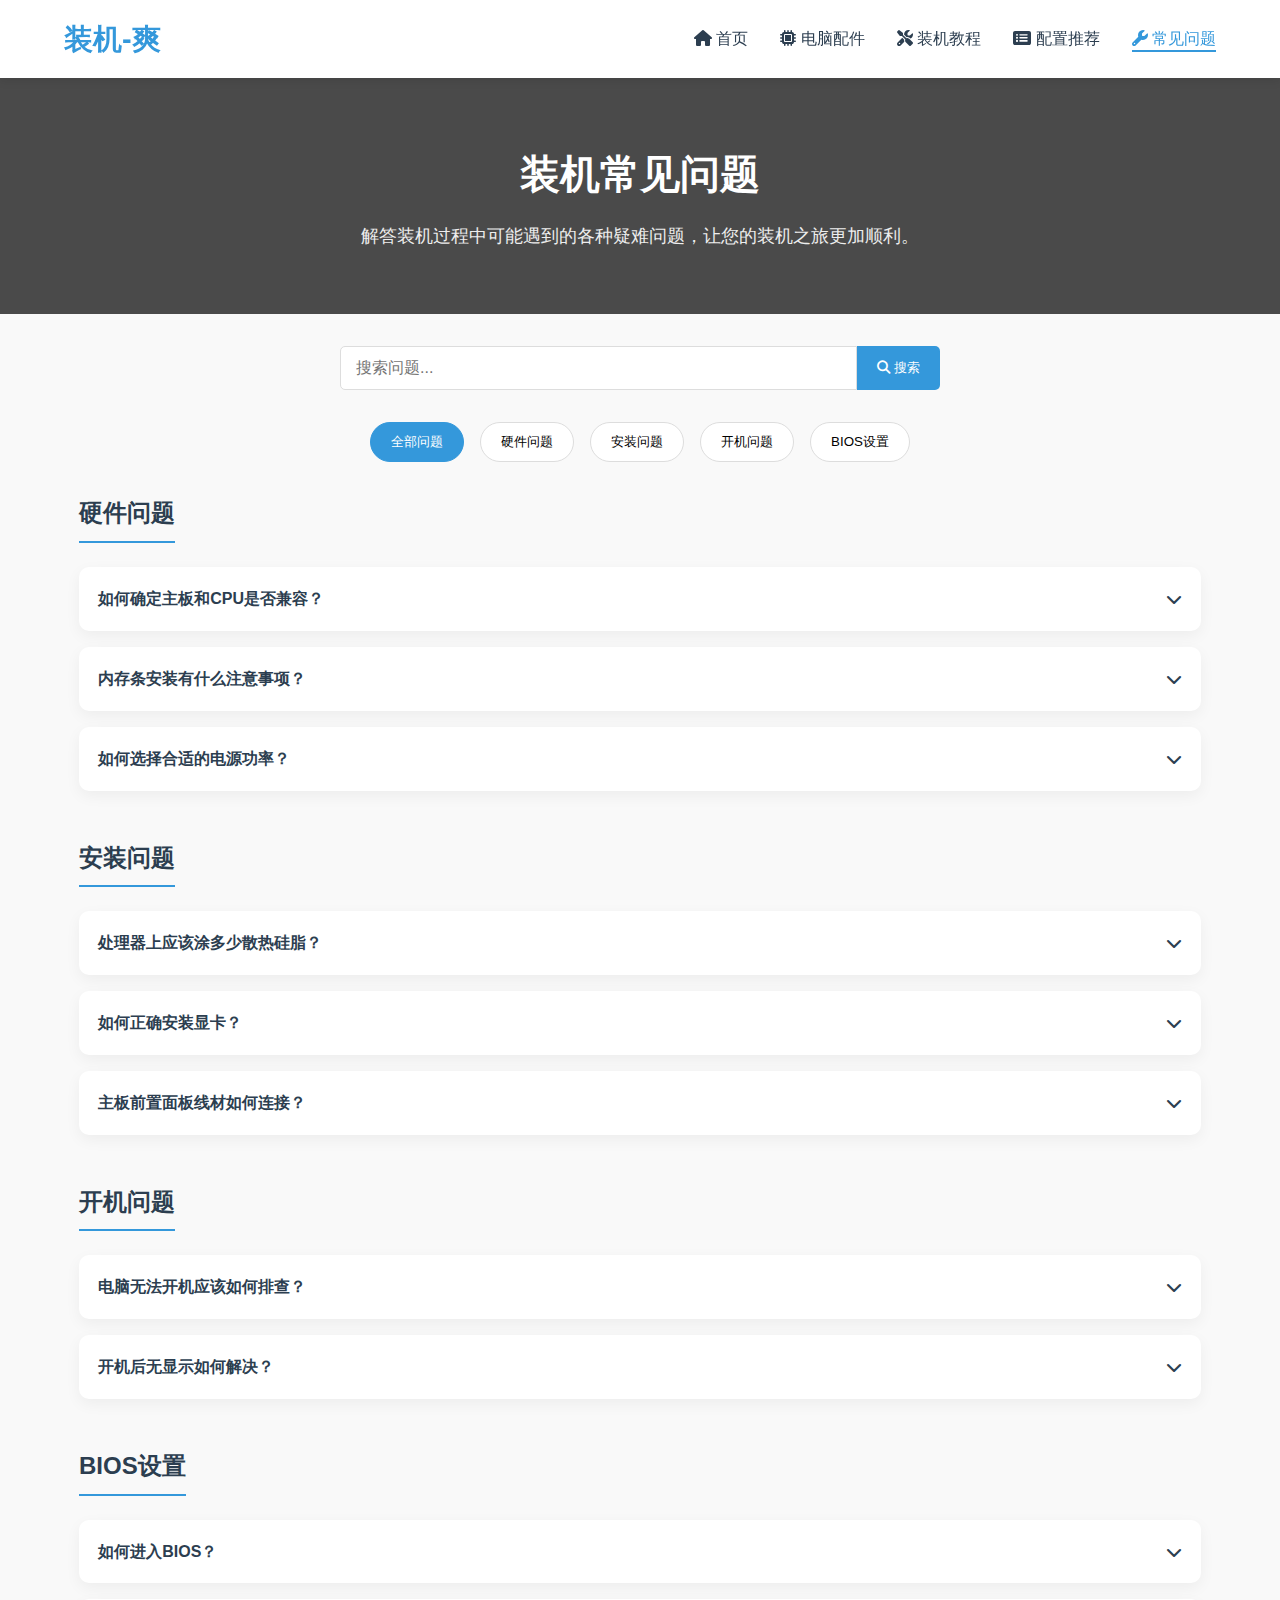
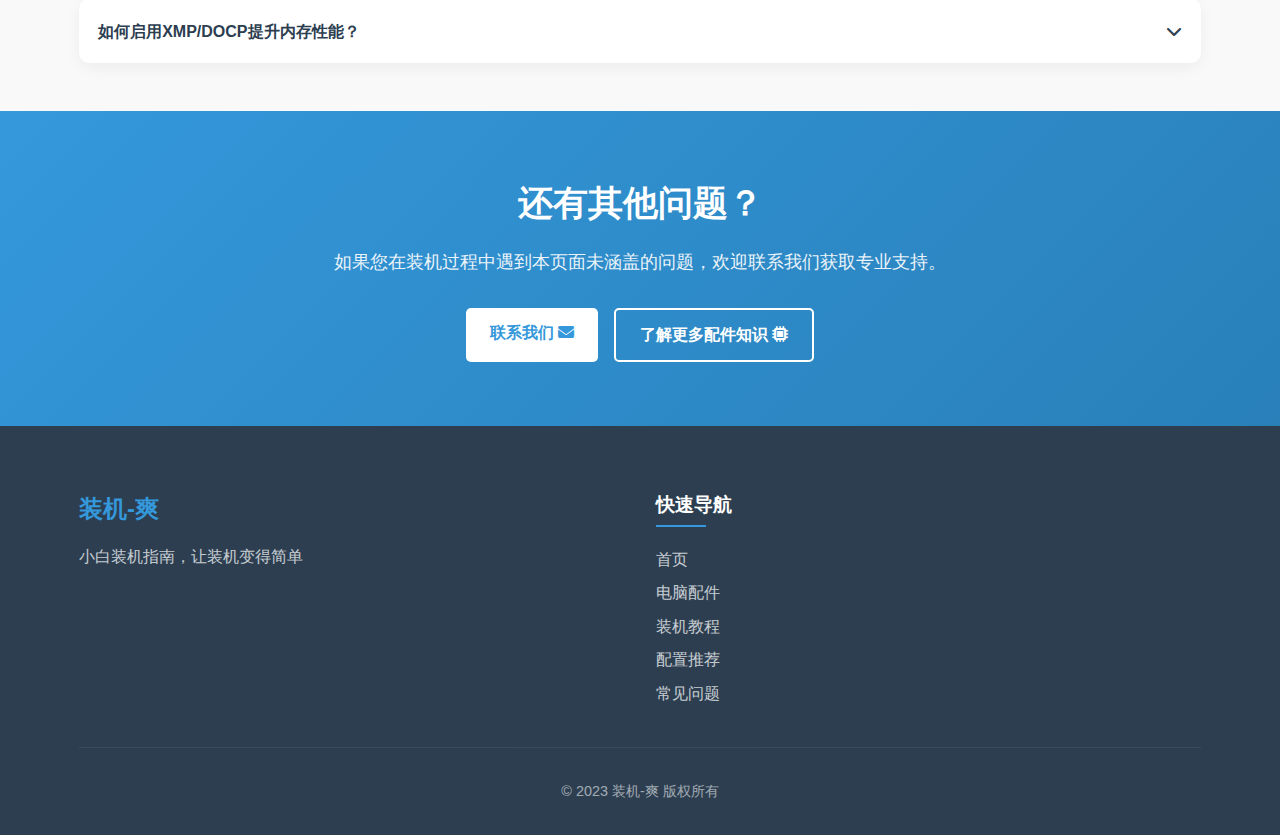
<file: troubleshooting.html>
<!DOCTYPE html>
<html lang="zh">
<head>
    <meta charset="UTF-8">
    <meta name="viewport" content="width=device-width, initial-scale=1.0">
    <title>常见问题 | 装机-爽</title>
    <link rel="stylesheet" href="styles.css">
    <link rel="stylesheet" href="https://cdnjs.cloudflare.com/ajax/libs/font-awesome/6.4.0/css/all.min.css">
    <style>
        .page-header {
            background: linear-gradient(rgba(0, 0, 0, 0.7), rgba(0, 0, 0, 0.7)), url('https://images.unsplash.com/photo-1563770660941-3bece0760765?ixlib=rb-1.2.1&auto=format&fit=crop&w=1350&q=80');
            background-size: cover;
            background-position: center;
            color: white;
            padding: 4rem 0;
            text-align: center;
            margin-bottom: 2rem;
        }
        
        .page-header h2 {
            font-size: 2.5rem;
            margin-bottom: 1rem;
        }
        
        .page-header p {
            max-width: 700px;
            margin: 0 auto;
            font-size: 1.1rem;
            opacity: 0.9;
        }
        
        .faq-search {
            margin-bottom: 2rem;
            text-align: center;
        }
        
        .search-box {
            display: flex;
            max-width: 600px;
            margin: 0 auto;
        }
        
        .search-box input {
            flex-grow: 1;
            padding: 12px 15px;
            border: 1px solid #ddd;
            border-radius: 5px 0 0 5px;
            font-size: 1rem;
            outline: none;
        }
        
        .search-box button {
            padding: 12px 20px;
            background-color: var(--primary);
            color: white;
            border: none;
            border-radius: 0 5px 5px 0;
            cursor: pointer;
            transition: all 0.3s ease;
        }
        
        .search-box button:hover {
            background-color: var(--primary-dark);
        }
        
        .faq-categories {
            display: flex;
            flex-wrap: wrap;
            justify-content: center;
            gap: 1rem;
            margin-bottom: 2rem;
        }
        
        .category-btn {
            padding: 10px 20px;
            background-color: white;
            border: 1px solid #ddd;
            border-radius: 25px;
            cursor: pointer;
            transition: all 0.3s ease;
            font-weight: 500;
        }
        
        .category-btn.active {
            background-color: var(--primary);
            color: white;
            border-color: var(--primary);
        }
        
        .category-btn:hover:not(.active) {
            background-color: #f5f5f5;
        }
        
        .faq-section {
            margin-bottom: 3rem;
        }
        
        .faq-title {
            color: var(--dark);
            font-size: 1.5rem;
            margin-bottom: 1.5rem;
            padding-bottom: 0.5rem;
            border-bottom: 2px solid var(--primary);
            display: inline-block;
        }
        
        .faq-list {
            display: flex;
            flex-direction: column;
            gap: 1rem;
        }
        
        .faq-item {
            background-color: white;
            border-radius: 10px;
            overflow: hidden;
            box-shadow: 0 5px 15px rgba(0, 0, 0, 0.05);
        }
        
        .faq-question {
            padding: 1.2rem;
            cursor: pointer;
            display: flex;
            justify-content: space-between;
            align-items: center;
            font-weight: bold;
            color: var(--dark);
        }
        
        .faq-question i {
            transition: transform 0.3s ease;
        }
        
        .faq-question.active i {
            transform: rotate(180deg);
        }
        
        .faq-answer {
            padding: 0 1.2rem;
            max-height: 0;
            overflow: hidden;
            transition: max-height 0.3s ease, padding 0.3s ease;
            border-top: 0px solid #eee;
        }
        
        .faq-answer.show {
            padding: 1.2rem;
            max-height: 500px;
            border-top: 1px solid #eee;
        }
        
        .faq-content p {
            margin-bottom: 1rem;
            line-height: 1.6;
        }
        
        .faq-content ul {
            list-style: disc;
            padding-left: 1.5rem;
            margin-bottom: 1rem;
        }
        
        .faq-content li {
            margin-bottom: 0.5rem;
        }
        
        .faq-tip {
            background-color: rgba(46, 204, 113, 0.1);
            border-left: 4px solid var(--success);
            padding: 1rem;
            margin: 1rem 0;
        }
        
        .faq-warning {
            background-color: rgba(243, 156, 18, 0.1);
            border-left: 4px solid var(--warning);
            padding: 1rem;
            margin: 1rem 0;
        }
        
        @media screen and (max-width: 768px) {
            .faq-categories {
                flex-direction: row;
                overflow-x: auto;
                padding-bottom: 1rem;
            }
            
            .category-btn {
                white-space: nowrap;
            }
        }
    </style>
</head>
<body>
    <header>
        <nav>
            <div class="logo">
                <h1>装机-爽</h1>
            </div>
            <ul class="nav-links">
                <li><a href="index.html"><i class="fas fa-home"></i> 首页</a></li>
                <li><a href="components.html"><i class="fas fa-microchip"></i> 电脑配件</a></li>
                <li><a href="assembly.html"><i class="fas fa-tools"></i> 装机教程</a></li>
                <li><a href="recommendations.html"><i class="fas fa-list-alt"></i> 配置推荐</a></li>
                <li><a href="troubleshooting.html" class="active"><i class="fas fa-wrench"></i> 常见问题</a></li>
            </ul>
            <div class="burger">
                <div class="line1"></div>
                <div class="line2"></div>
                <div class="line3"></div>
            </div>
        </nav>
    </header>

    <section class="page-header">
        <div class="container">
            <h2>装机常见问题</h2>
            <p>解答装机过程中可能遇到的各种疑难问题，让您的装机之旅更加顺利。</p>
        </div>
    </section>

    <div class="container">
        <div class="faq-search">
            <div class="search-box">
                <input type="text" id="faq-search-input" placeholder="搜索问题...">
                <button id="faq-search-button"><i class="fas fa-search"></i> 搜索</button>
            </div>
        </div>

        <div class="faq-categories">
            <button class="category-btn active" data-category="all">全部问题</button>
            <button class="category-btn" data-category="hardware">硬件问题</button>
            <button class="category-btn" data-category="install">安装问题</button>
            <button class="category-btn" data-category="power">开机问题</button>
            <button class="category-btn" data-category="bios">BIOS设置</button>
        </div>

        <!-- 硬件问题部分 -->
        <section class="faq-section" id="hardware-section">
            <h2 class="faq-title">硬件问题</h2>
            <div class="faq-list">
                <div class="faq-item" data-category="hardware">
                    <div class="faq-question">
                        <span>如何确定主板和CPU是否兼容？</span>
                        <i class="fas fa-chevron-down"></i>
                    </div>
                    <div class="faq-answer">
                        <div class="faq-content">
                            <p>确定主板和CPU兼容性主要需要检查以下几点：</p>
                            <ul>
                                <li><strong>插槽类型：</strong> CPU和主板必须使用相同的插槽类型，例如Intel的LGA1700或AMD的AM4等。</li>
                                <li><strong>芯片组支持：</strong> 主板的芯片组必须支持该CPU型号。例如，Intel的B660主板支持第12代和第13代酷睿处理器。</li>
                                <li><strong>BIOS版本：</strong> 有时即使插槽相同，也可能需要更新BIOS才能支持新一代的CPU。</li>
                            </ul>
                            <div class="faq-tip">
                                <p><i class="fas fa-lightbulb"></i> <strong>提示：</strong> 您可以在主板官网查看CPU兼容列表，或使用像PCPartPicker这样的工具来检查兼容性。</p>
                            </div>
                        </div>
                    </div>
                </div>

                <div class="faq-item" data-category="hardware">
                    <div class="faq-question">
                        <span>内存条安装有什么注意事项？</span>
                        <i class="fas fa-chevron-down"></i>
                    </div>
                    <div class="faq-answer">
                        <div class="faq-content">
                            <p>内存条安装需要注意以下几点：</p>
                            <ul>
                                <li>首先确认内存的代数（如DDR4、DDR5）与主板支持的类型一致</li>
                                <li>双通道安装时，通常应将内存条插入相同颜色的插槽中</li>
                                <li>如果只有两条内存，通常应该安装在插槽A2和B2（或标记为2和4的插槽）</li>
                                <li>插入时需要对准内存条上的缺口</li>
                                <li>安装时必须用力按压两端直至卡扣自动合上</li>
                            </ul>
                            <div class="faq-warning">
                                <p><i class="fas fa-exclamation-triangle"></i> <strong>注意：</strong> 安装内存时需要一定的力度，但应该均匀用力，避免内存条弯曲。听到"咔哒"声表示安装到位。</p>
                            </div>
                        </div>
                    </div>
                </div>

                <div class="faq-item" data-category="hardware">
                    <div class="faq-question">
                        <span>如何选择合适的电源功率？</span>
                        <i class="fas fa-chevron-down"></i>
                    </div>
                    <div class="faq-answer">
                        <div class="faq-content">
                            <p>选择合适的电源功率需要考虑以下因素：</p>
                            <ul>
                                <li>计算所有组件的总功耗，包括CPU、显卡、主板、硬盘等</li>
                                <li>通常建议电源功率比计算结果高30%左右，为后续升级留有余量</li>
                                <li>高端显卡（如RTX 3080及以上）和高端CPU（如i9、Ryzen 9）组合通常需要750W以上电源</li>
                                <li>中端配置（如RTX 3060Ti和i5/Ryzen 5）通常需要550-650W电源</li>
                                <li>办公配置无独立显卡通常300-450W即可</li>
                            </ul>
                            <p>此外，电源的品质（80 PLUS认证级别）也很重要，推荐选择金牌或以上认证的电源以保证稳定性和效率。</p>
                        </div>
                    </div>
                </div>
            </div>
        </section>

        <!-- 安装问题部分 -->
        <section class="faq-section" id="install-section">
            <h2 class="faq-title">安装问题</h2>
            <div class="faq-list">
                <div class="faq-item" data-category="install">
                    <div class="faq-question">
                        <span>处理器上应该涂多少散热硅脂？</span>
                        <i class="fas fa-chevron-down"></i>
                    </div>
                    <div class="faq-answer">
                        <div class="faq-content">
                            <p>散热硅脂的正确用量是关键，太少会导致散热不足，太多则可能溢出影响其他组件：</p>
                            <ul>
                                <li>通常使用大约米粒大小的硅脂，放在CPU表面中央</li>
                                <li>安装散热器后，硅脂会在压力下自然扩散铺开</li>
                                <li>不需要手动涂抹均匀，安装散热器时会自然扩散</li>
                                <li>如果散热器已预涂硅脂，则无需再涂</li>
                            </ul>
                            <div class="faq-tip">
                                <p><i class="fas fa-lightbulb"></i> <strong>提示：</strong> 更换硅脂前，请用酒精和纯棉巾清洁CPU和散热器底部的旧硅脂。</p>
                            </div>
                        </div>
                    </div>
                </div>

                <div class="faq-item" data-category="install">
                    <div class="faq-question">
                        <span>如何正确安装显卡？</span>
                        <i class="fas fa-chevron-down"></i>
                    </div>
                    <div class="faq-answer">
                        <div class="faq-content">
                            <p>显卡安装步骤如下：</p>
                            <ol>
                                <li>找到主板上的PCIe x16插槽（通常是最长的PCIe插槽，靠近CPU位置）</li>
                                <li>打开插槽末端的卡扣</li>
                                <li>拆除机箱上对应PCIe插槽的挡板</li>
                                <li>将显卡金手指对准PCIe插槽，垂直插入</li>
                                <li>确保显卡完全插入，卡扣自动锁定</li>
                                <li>用螺丝将显卡固定在机箱上</li>
                                <li>连接所需的电源线（6针、8针或两者兼有）</li>
                            </ol>
                            <div class="faq-warning">
                                <p><i class="fas fa-exclamation-triangle"></i> <strong>注意：</strong> 大型显卡可能很重，确保它固定牢固。如有必要，可以考虑使用显卡支架以防止长期下垂。</p>
                            </div>
                        </div>
                    </div>
                </div>

                <div class="faq-item" data-category="install">
                    <div class="faq-question">
                        <span>主板前置面板线材如何连接？</span>
                        <i class="fas fa-chevron-down"></i>
                    </div>
                    <div class="faq-answer">
                        <div class="faq-content">
                            <p>前置面板线材通常包括电源开关、重启按钮、硬盘指示灯、电源指示灯和声音接口等：</p>
                            <ul>
                                <li>查阅主板说明书，找到前置面板接口(F_PANEL)的位置和针脚定义</li>
                                <li>根据针脚定义，将对应的线材连接到正确位置</li>
                                <li>注意电源开关和重启按钮线材没有正负极之分</li>
                                <li>LED指示灯接口需要注意正负极，通常正极标记为"+"或"POWER"，负极标记为"-"或"GND"</li>
                            </ul>
                            <div class="faq-tip">
                                <p><i class="fas fa-lightbulb"></i> <strong>提示：</strong> 很多主板会在包装内提供一个前置线材连接器辅助工具，可以先将线材连接到工具上，再整体插入主板，更加便捷。</p>
                            </div>
                        </div>
                    </div>
                </div>
            </div>
        </section>

        <!-- 开机问题部分 -->
        <section class="faq-section" id="power-section">
            <h2 class="faq-title">开机问题</h2>
            <div class="faq-list">
                <div class="faq-item" data-category="power">
                    <div class="faq-question">
                        <span>电脑无法开机应该如何排查？</span>
                        <i class="fas fa-chevron-down"></i>
                    </div>
                    <div class="faq-answer">
                        <div class="faq-content">
                            <p>电脑无法开机时的排查步骤：</p>
                            <ol>
                                <li><strong>检查电源是否接通：</strong> 确认电源线已插好，电源开关已打开</li>
                                <li><strong>检查电源按钮连接：</strong> 确认前置面板电源开关线连接正确</li>
                                <li><strong>检查内部电源连接：</strong> 24针主板供电和CPU 4/8针供电是否插紧</li>
                                <li><strong>检查内存：</strong> 尝试重新插拔内存，或只用单条内存测试</li>
                                <li><strong>检查显卡：</strong> 确认显卡安装到位，电源线连接正确</li>
                                <li><strong>清除CMOS：</strong> 参照主板说明书清除CMOS设置</li>
                                <li><strong>尝试最小系统：</strong> 只连接CPU、散热器、一条内存和显卡（如有独显）尝试启动</li>
                            </ol>
                            <div class="faq-tip">
                                <p><i class="fas fa-lightbulb"></i> <strong>提示：</strong> 主板上的DEBUG指示灯或蜂鸣器可以帮助诊断问题所在，请查看主板手册了解指示灯含义。</p>
                            </div>
                        </div>
                    </div>
                </div>

                <div class="faq-item" data-category="power">
                    <div class="faq-question">
                        <span>开机后无显示如何解决？</span>
                        <i class="fas fa-chevron-down"></i>
                    </div>
                    <div class="faq-answer">
                        <div class="faq-content">
                            <p>开机后无显示的常见问题和解决方法：</p>
                            <ul>
                                <li><strong>检查显示器连接：</strong> 确认显示器电源开启，线缆连接正确</li>
                                <li><strong>检查显示输出接口：</strong> 使用独立显卡时，显示器应连接到显卡而非主板接口</li>
                                <li><strong>检查显卡供电：</strong> 确认显卡电源线连接正确</li>
                                <li><strong>尝试重置显卡：</strong> 重新插拔显卡</li>
                                <li><strong>检查内存：</strong> 内存未正确安装也可能导致无显示</li>
                                <li><strong>检查CPU：</strong> 确认CPU安装正确，没有弯曲针脚</li>
                                <li><strong>尝试使用集成显卡：</strong> 如果CPU有集成显卡，拆下独立显卡，连接到主板接口测试</li>
                            </ul>
                            <div class="faq-warning">
                                <p><i class="fas fa-exclamation-triangle"></i> <strong>注意：</strong> 如果更换了新配件后出现此问题，可能是BIOS版本不兼容。如果您的主板支持BIOS闪回功能，可以尝试更新BIOS。</p>
                            </div>
                        </div>
                    </div>
                </div>
            </div>
        </section>

        <!-- BIOS设置部分 -->
        <section class="faq-section" id="bios-section">
            <h2 class="faq-title">BIOS设置</h2>
            <div class="faq-list">
                <div class="faq-item" data-category="bios">
                    <div class="faq-question">
                        <span>如何进入BIOS？</span>
                        <i class="fas fa-chevron-down"></i>
                    </div>
                    <div class="faq-answer">
                        <div class="faq-content">
                            <p>进入BIOS的方法取决于您的主板品牌和型号，通常有以下几种方式：</p>
                            <ul>
                                <li><strong>开机时按特定按键：</strong> 在电脑启动时，反复按特定按键可进入BIOS
                                    <ul>
                                        <li>常见按键：Del、F2、F10、F12、Esc</li>
                                        <li>华硕主板通常使用Del或F2</li>
                                        <li>微星主板通常使用Del</li>
                                        <li>技嘉主板通常使用Del或F2</li>
                                        <li>惠普和联想品牌机通常使用F10</li>
                                    </ul>
                                </li>
                                <li><strong>通过Windows高级启动：</strong> 
                                    <ol>
                                        <li>在Windows 10/11中，进入设置 → 更新和安全 → 恢复</li>
                                        <li>在高级启动中选择"立即重启"</li>
                                        <li>在高级选项中选择"UEFI固件设置"</li>
                                    </ol>
                                </li>
                            </ul>
                            <div class="faq-tip">
                                <p><i class="fas fa-lightbulb"></i> <strong>提示：</strong> 开机画面通常会显示进入BIOS的按键提示。如果画面一闪而过，可以在开机时多次按Esc键暂停启动画面。</p>
                            </div>
                        </div>
                    </div>
                </div>

                <div class="faq-item" data-category="bios">
                    <div class="faq-question">
                        <span>如何启用XMP/DOCP提升内存性能？</span>
                        <i class="fas fa-chevron-down"></i>
                    </div>
                    <div class="faq-answer">
                        <div class="faq-content">
                            <p>XMP(英特尔)/DOCP(AMD)是内存超频配置文件，可以让内存运行在额定速度：</p>
                            <ol>
                                <li>进入BIOS设置界面</li>
                                <li>查找内存相关设置项:
                                    <ul>
                                        <li>Intel主板通常称为"XMP"或"Extreme Memory Profile"</li>
                                        <li>AMD主板通常称为"DOCP"、"AMP"或"内存超频"</li>
                                    </ul>
                                </li>
                                <li>将XMP/DOCP设置从"Disabled"改为"Enabled"或"Profile 1"</li>
                                <li>保存设置并重启（通常按F10然后确认）</li>
                            </ol>
                            <p>启用后，可以在Windows中使用CPU-Z软件查看内存频率是否已提升到正确水平。</p>
                            <div class="faq-warning">
                                <p><i class="fas fa-exclamation-triangle"></i> <strong>注意：</strong> 虽然XMP/DOCP通常很稳定，但在某些系统上可能导致不稳定。如果启用后系统不稳定，请进入BIOS恢复默认设置。</p>
                            </div>
                        </div>
                    </div>
                </div>
            </div>
        </section>
    </div>

    <section class="cta">
        <div class="container">
            <h2>还有其他问题？</h2>
            <p>如果您在装机过程中遇到本页面未涵盖的问题，欢迎联系我们获取专业支持。</p>
            <div class="cta-buttons">
                <a href="#" class="btn" id="contactUsBtn">联系我们 <i class="fas fa-envelope"></i></a>
                <a href="components.html" class="btn btn-alt">了解更多配件知识 <i class="fas fa-microchip"></i></a>
            </div>
        </div>
    </section>

    <footer>
        <div class="container">
            <div class="footer-content">
                <div class="footer-logo">
                    <h2>装机-爽</h2>
                    <p>小白装机指南，让装机变得简单</p>
                </div>
                <div class="footer-links">
                    <h3>快速导航</h3>
                    <ul>
                        <li><a href="index.html">首页</a></li>
                        <li><a href="components.html">电脑配件</a></li>
                        <li><a href="assembly.html">装机教程</a></li>
                        <li><a href="recommendations.html">配置推荐</a></li>
                        <li><a href="troubleshooting.html">常见问题</a></li>
                    </ul>
                </div>
            </div>
            <div class="copyright">
                <p>&copy; 2023 装机-爽 版权所有</p>
            </div>
        </div>
    </footer>

    <script src="script.js"></script>
    <script>
        document.addEventListener('DOMContentLoaded', () => {
            // 问题展开/收起功能
            const faqQuestions = document.querySelectorAll('.faq-question');
            
            faqQuestions.forEach(question => {
                question.addEventListener('click', () => {
                    // 关闭其他打开的问题
                    const currentlyActive = document.querySelector('.faq-question.active');
                    const currentlyShown = document.querySelector('.faq-answer.show');
                    
                    if (currentlyActive && currentlyActive !== question) {
                        currentlyActive.classList.remove('active');
                        currentlyShown.classList.remove('show');
                    }
                    
                    // 切换当前问题状态
                    question.classList.toggle('active');
                    const answer = question.nextElementSibling;
                    answer.classList.toggle('show');
                });
            });
            
            // 分类筛选功能
            const categoryBtns = document.querySelectorAll('.category-btn');
            const faqItems = document.querySelectorAll('.faq-item');
            
            categoryBtns.forEach(btn => {
                btn.addEventListener('click', () => {
                    // 更新按钮状态
                    categoryBtns.forEach(b => b.classList.remove('active'));
                    btn.classList.add('active');
                    
                    // 筛选问题
                    const category = btn.getAttribute('data-category');
                    
                    faqItems.forEach(item => {
                        if (category === 'all' || item.getAttribute('data-category') === category) {
                            item.style.display = 'block';
                        } else {
                            item.style.display = 'none';
                        }
                    });
                });
            });
            
            // 搜索功能
            const searchInput = document.getElementById('faq-search-input');
            const searchButton = document.getElementById('faq-search-button');
            
            function performSearch() {
                const searchTerm = searchInput.value.toLowerCase();
                
                if (searchTerm.trim() === '') {
                    // 如果搜索词为空，显示所有问题
                    faqItems.forEach(item => {
                        item.style.display = 'block';
                    });
                    return;
                }
                
                faqItems.forEach(item => {
                    const question = item.querySelector('.faq-question span').textContent.toLowerCase();
                    const answer = item.querySelector('.faq-answer').textContent.toLowerCase();
                    
                    if (question.includes(searchTerm) || answer.includes(searchTerm)) {
                        item.style.display = 'block';
                    } else {
                        item.style.display = 'none';
                    }
                });
                
                // 重置分类按钮状态
                categoryBtns.forEach(btn => btn.classList.remove('active'));
                document.querySelector('[data-category="all"]').classList.add('active');
            }
            
            searchButton.addEventListener('click', performSearch);
            
            searchInput.addEventListener('keypress', (e) => {
                if (e.key === 'Enter') {
                    performSearch();
                }
            });
        });
    </script>
</body>
</html>
</file>
<file: styles.css>
/* 全局样式 */
* {
    margin: 0;
    padding: 0;
    box-sizing: border-box;
    font-family: 'PingFang SC', 'Microsoft Yahei', sans-serif;
}

:root {
    --primary: #3498db;
    --primary-dark: #2980b9;
    --secondary: #e74c3c;
    --dark: #2c3e50;
    --light: #ecf0f1;
    --gray: #95a5a6;
    --success: #2ecc71;
    --warning: #f39c12;
    --text: #333;
}

body {
    line-height: 1.6;
    color: var(--text);
    background-color: #f9f9f9;
}

.container {
    width: 90%;
    max-width: 1200px;
    margin: 0 auto;
    padding: 0 15px;
}

a {
    text-decoration: none;
    color: var(--primary);
    transition: all 0.3s ease;
}

a:hover {
    color: var(--primary-dark);
}

ul {
    list-style: none;
}

img {
    max-width: 100%;
    height: auto;
}

.section-title {
    font-size: 2rem;
    text-align: center;
    margin-bottom: 2rem;
    color: var(--dark);
    position: relative;
    padding-bottom: 0.5rem;
}

.section-title:after {
    content: '';
    position: absolute;
    width: 80px;
    height: 4px;
    background-color: var(--primary);
    bottom: 0;
    left: 50%;
    transform: translateX(-50%);
    border-radius: 2px;
}

.btn {
    display: inline-block;
    padding: 12px 24px;
    background-color: var(--primary);
    color: white;
    border-radius: 5px;
    font-weight: bold;
    transition: all 0.3s ease;
    border: none;
    cursor: pointer;
    font-size: 1rem;
}

.btn:hover {
    background-color: var(--primary-dark);
    transform: translateY(-2px);
    box-shadow: 0 4px 8px rgba(0, 0, 0, 0.1);
    color: white;
}

.btn-alt {
    background-color: transparent;
    border: 2px solid var(--primary);
    color: var(--primary);
}

.btn-alt:hover {
    background-color: var(--primary);
    color: white;
}

/* 导航栏样式 */
header {
    background-color: white;
    box-shadow: 0 2px 10px rgba(0, 0, 0, 0.1);
    position: sticky;
    top: 0;
    z-index: 1000;
}

nav {
    display: flex;
    justify-content: space-between;
    align-items: center;
    padding: 1rem 5%;
}

.logo h1 {
    color: var(--primary);
    font-size: 1.8rem;
    font-weight: bold;
}

.nav-links {
    display: flex;
}

.nav-links li {
    margin-left: 2rem;
}

.nav-links a {
    color: var(--dark);
    font-weight: 500;
    position: relative;
}

.nav-links a.active,
.nav-links a:hover {
    color: var(--primary);
}

.nav-links a:after {
    content: '';
    position: absolute;
    width: 0;
    height: 2px;
    background-color: var(--primary);
    bottom: -5px;
    left: 0;
    transition: width 0.3s ease;
}

.nav-links a.active:after,
.nav-links a:hover:after {
    width: 100%;
}

.burger {
    display: none;
    cursor: pointer;
}

.burger div {
    width: 25px;
    height: 3px;
    background-color: var(--dark);
    margin: 5px;
    transition: all 0.3s ease;
}

/* 英雄区域样式 */
.hero {
    height: 500px;
    background: linear-gradient(rgba(0, 0, 0, 0.6), rgba(0, 0, 0, 0.6)), url('https://images.unsplash.com/photo-1587202372775-e229f172b9d7?ixlib=rb-1.2.1&auto=format&fit=crop&w=1350&q=80');
    background-size: cover;
    background-position: center;
    color: white;
    display: flex;
    align-items: center;
    text-align: center;
    position: relative;
}

.hero-content {
    width: 100%;
    max-width: 800px;
    margin: 0 auto;
    padding: 0 20px;
}

.hero h2 {
    font-size: 2.5rem;
    margin-bottom: 1rem;
    font-weight: bold;
}

.hero p {
    font-size: 1.2rem;
    margin-bottom: 2rem;
    opacity: 0.9;
}

/* 特色区域样式 */
.features {
    padding: 4rem 0;
    background-color: white;
}

.feature-cards {
    display: grid;
    grid-template-columns: repeat(auto-fit, minmax(300px, 1fr));
    gap: 2rem;
}

.feature-card {
    background-color: white;
    padding: 2rem;
    border-radius: 10px;
    box-shadow: 0 5px 15px rgba(0, 0, 0, 0.05);
    text-align: center;
    transition: transform 0.3s ease, box-shadow 0.3s ease;
}

.feature-card:hover {
    transform: translateY(-5px);
    box-shadow: 0 10px 25px rgba(0, 0, 0, 0.1);
}

.feature-icon {
    font-size: 3rem;
    color: var(--primary);
    margin-bottom: 1rem;
}

.feature-card h3 {
    font-size: 1.5rem;
    margin-bottom: 1rem;
    color: var(--dark);
}

.feature-card p {
    color: var(--gray);
}

/* 热门指南样式 */
.popular-guides {
    padding: 4rem 0;
    background-color: #f5f7fa;
}

.guides-grid {
    display: grid;
    grid-template-columns: repeat(auto-fit, minmax(250px, 1fr));
    gap: 2rem;
}

.guide-card {
    background-color: white;
    border-radius: 10px;
    overflow: hidden;
    box-shadow: 0 5px 15px rgba(0, 0, 0, 0.05);
    transition: transform 0.3s ease, box-shadow 0.3s ease;
}

.guide-card:hover {
    transform: translateY(-5px);
    box-shadow: 0 10px 25px rgba(0, 0, 0, 0.1);
}

.guide-img {
    height: 200px;
    background-size: cover;
    background-position: center;
}

.cpu-img {
    background-image: url('https://images.unsplash.com/photo-1591799264318-7e6ef8ddb7ea?ixlib=rb-1.2.1&auto=format&fit=crop&w=1350&q=80');
}

.gpu-img {
    background-image: url('https://images.unsplash.com/photo-1591405351990-4726e331f141?ixlib=rb-1.2.1&auto=format&fit=crop&w=1350&q=80');
}

.build-img {
    background-image: url('https://images.unsplash.com/photo-1587202372616-b43abea06c2a?ixlib=rb-1.2.1&auto=format&fit=crop&w=1350&q=80');
}

.cooling-img {
    background-image: url('https://images.unsplash.com/photo-1587202372634-32705e3bf549?ixlib=rb-1.2.1&auto=format&fit=crop&w=1350&q=80');
}

.guide-content {
    padding: 1.5rem;
}

.guide-content h3 {
    margin-bottom: 0.5rem;
    font-size: 1.2rem;
    color: var(--dark);
}

.guide-content p {
    color: var(--gray);
    margin-bottom: 1rem;
    font-size: 0.95rem;
}

.read-more {
    font-weight: 600;
    font-size: 0.9rem;
}

.read-more i {
    margin-left: 5px;
    transition: transform 0.3s ease;
}

.read-more:hover i {
    transform: translateX(3px);
}

/* CTA区域样式 */
.cta {
    background: linear-gradient(135deg, var(--primary), var(--primary-dark));
    color: white;
    padding: 4rem 0;
    text-align: center;
}

.cta h2 {
    font-size: 2.2rem;
    margin-bottom: 1rem;
}

.cta p {
    font-size: 1.1rem;
    margin-bottom: 2rem;
    opacity: 0.9;
}

.cta-buttons {
    display: flex;
    justify-content: center;
    flex-wrap: wrap;
    gap: 1rem;
}

.cta .btn {
    background-color: white;
    color: var(--primary);
}

.cta .btn:hover {
    background-color: var(--light);
}

.cta .btn-alt {
    background-color: transparent;
    border: 2px solid white;
    color: white;
}

.cta .btn-alt:hover {
    background-color: white;
    color: var(--primary);
}

/* 页脚样式 */
footer {
    background-color: var(--dark);
    color: white;
    padding: 4rem 0 2rem;
}

.footer-content {
    display: grid;
    grid-template-columns: repeat(auto-fit, minmax(200px, 1fr));
    gap: 2rem;
    margin-bottom: 2rem;
}

.footer-logo h2 {
    color: var(--primary);
    margin-bottom: 1rem;
}

.footer-logo p {
    color: var(--light);
    opacity: 0.8;
}

.footer-links h3,
.footer-contact h3 {
    margin-bottom: 1.2rem;
    position: relative;
    padding-bottom: 0.5rem;
    display: inline-block;
}

.footer-links h3:after,
.footer-contact h3:after {
    content: '';
    position: absolute;
    width: 50px;
    height: 2px;
    background-color: var(--primary);
    bottom: 0;
    left: 0;
}

.footer-links ul li {
    margin-bottom: 0.5rem;
}

.footer-links a {
    color: var(--light);
    opacity: 0.8;
    transition: all 0.3s ease;
}

.footer-links a:hover {
    opacity: 1;
    color: var(--primary);
    padding-left: 5px;
}

.footer-contact p {
    margin-bottom: 1rem;
    color: var(--light);
    opacity: 0.8;
}

.footer-contact i {
    margin-right: 0.5rem;
    color: var(--primary);
}

.social-links {
    display: flex;
    gap: 1rem;
    margin-top: 1rem;
}

.social-links a {
    color: white;
    background-color: rgba(255, 255, 255, 0.1);
    width: 36px;
    height: 36px;
    border-radius: 50%;
    display: flex;
    align-items: center;
    justify-content: center;
    transition: all 0.3s ease;
}

.social-links a:hover {
    background-color: var(--primary);
    transform: translateY(-3px);
}

.copyright {
    text-align: center;
    padding-top: 2rem;
    border-top: 1px solid rgba(255, 255, 255, 0.1);
    font-size: 0.9rem;
    color: var(--light);
    opacity: 0.6;
}

/* 响应式设计 */
@media screen and (max-width: 768px) {
    .nav-links {
        display: none;
        position: absolute;
        right: 0;
        top: 70px;
        width: 60%;
        background-color: white;
        flex-direction: column;
        align-items: center;
        padding: 20px;
        box-shadow: 0 5px 15px rgba(0, 0, 0, 0.1);
        border-radius: 5px;
    }

    .nav-links.active {
        display: flex;
    }

    .nav-links li {
        margin: 15px 0;
    }

    .burger {
        display: block;
    }

    .cta-buttons {
        flex-direction: column;
        align-items: center;
    }

    .feature-cards {
        grid-template-columns: 1fr;
    }

    .hero h2 {
        font-size: 2rem;
    }

    .hero p {
        font-size: 1rem;
    }

    .section-title {
        font-size: 1.8rem;
    }
}
</file>
